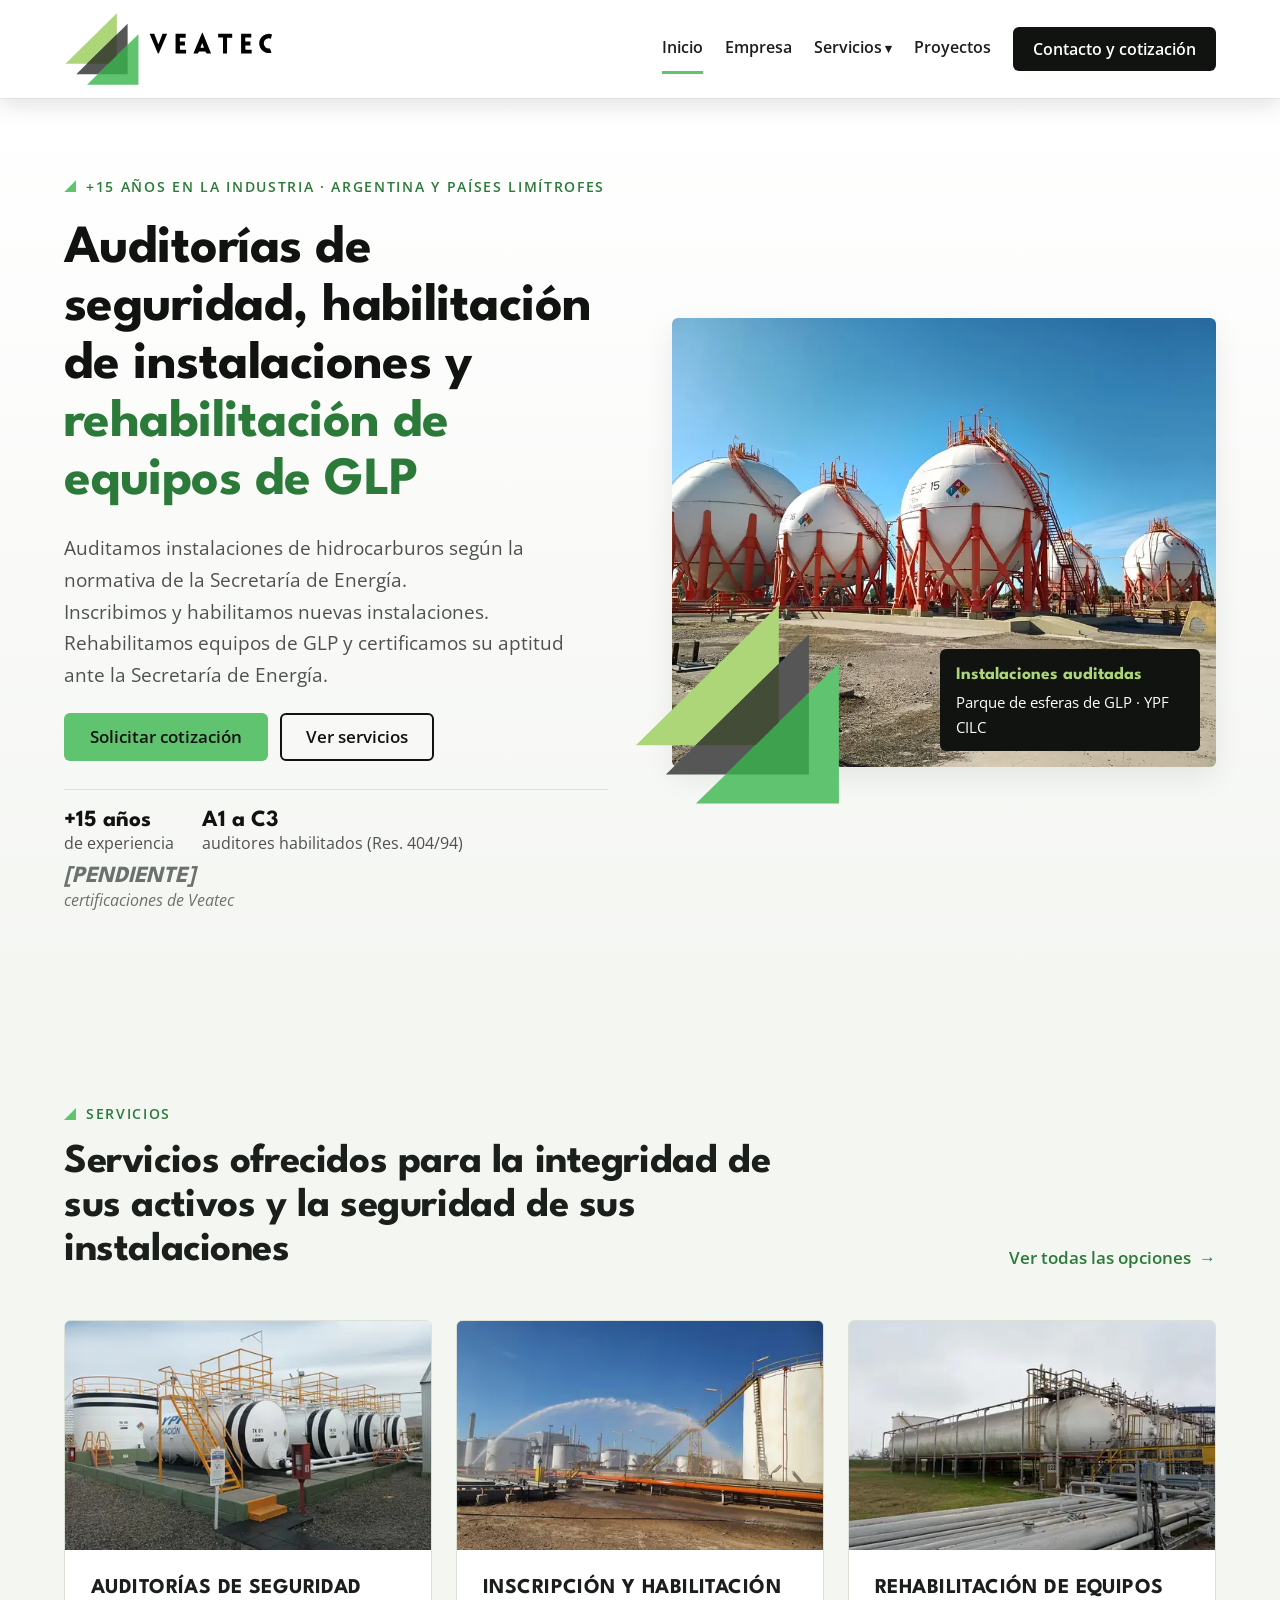
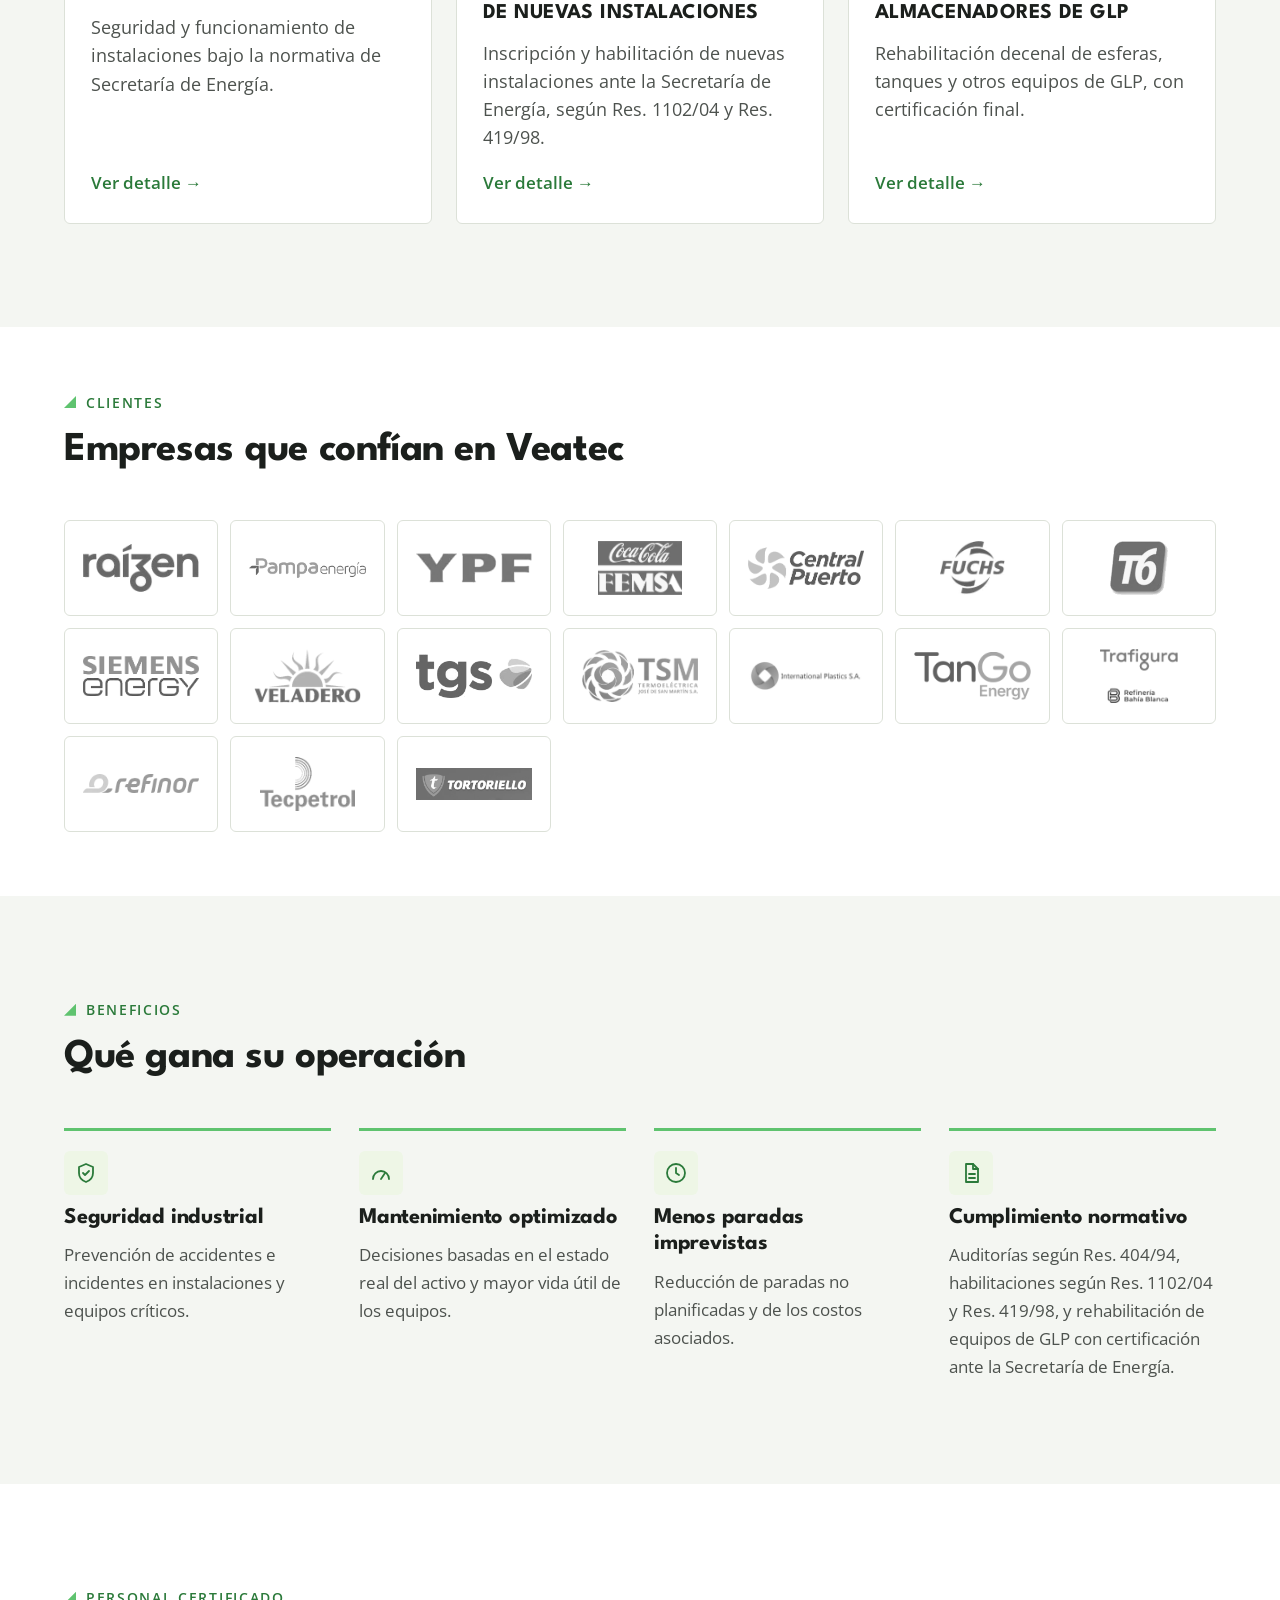
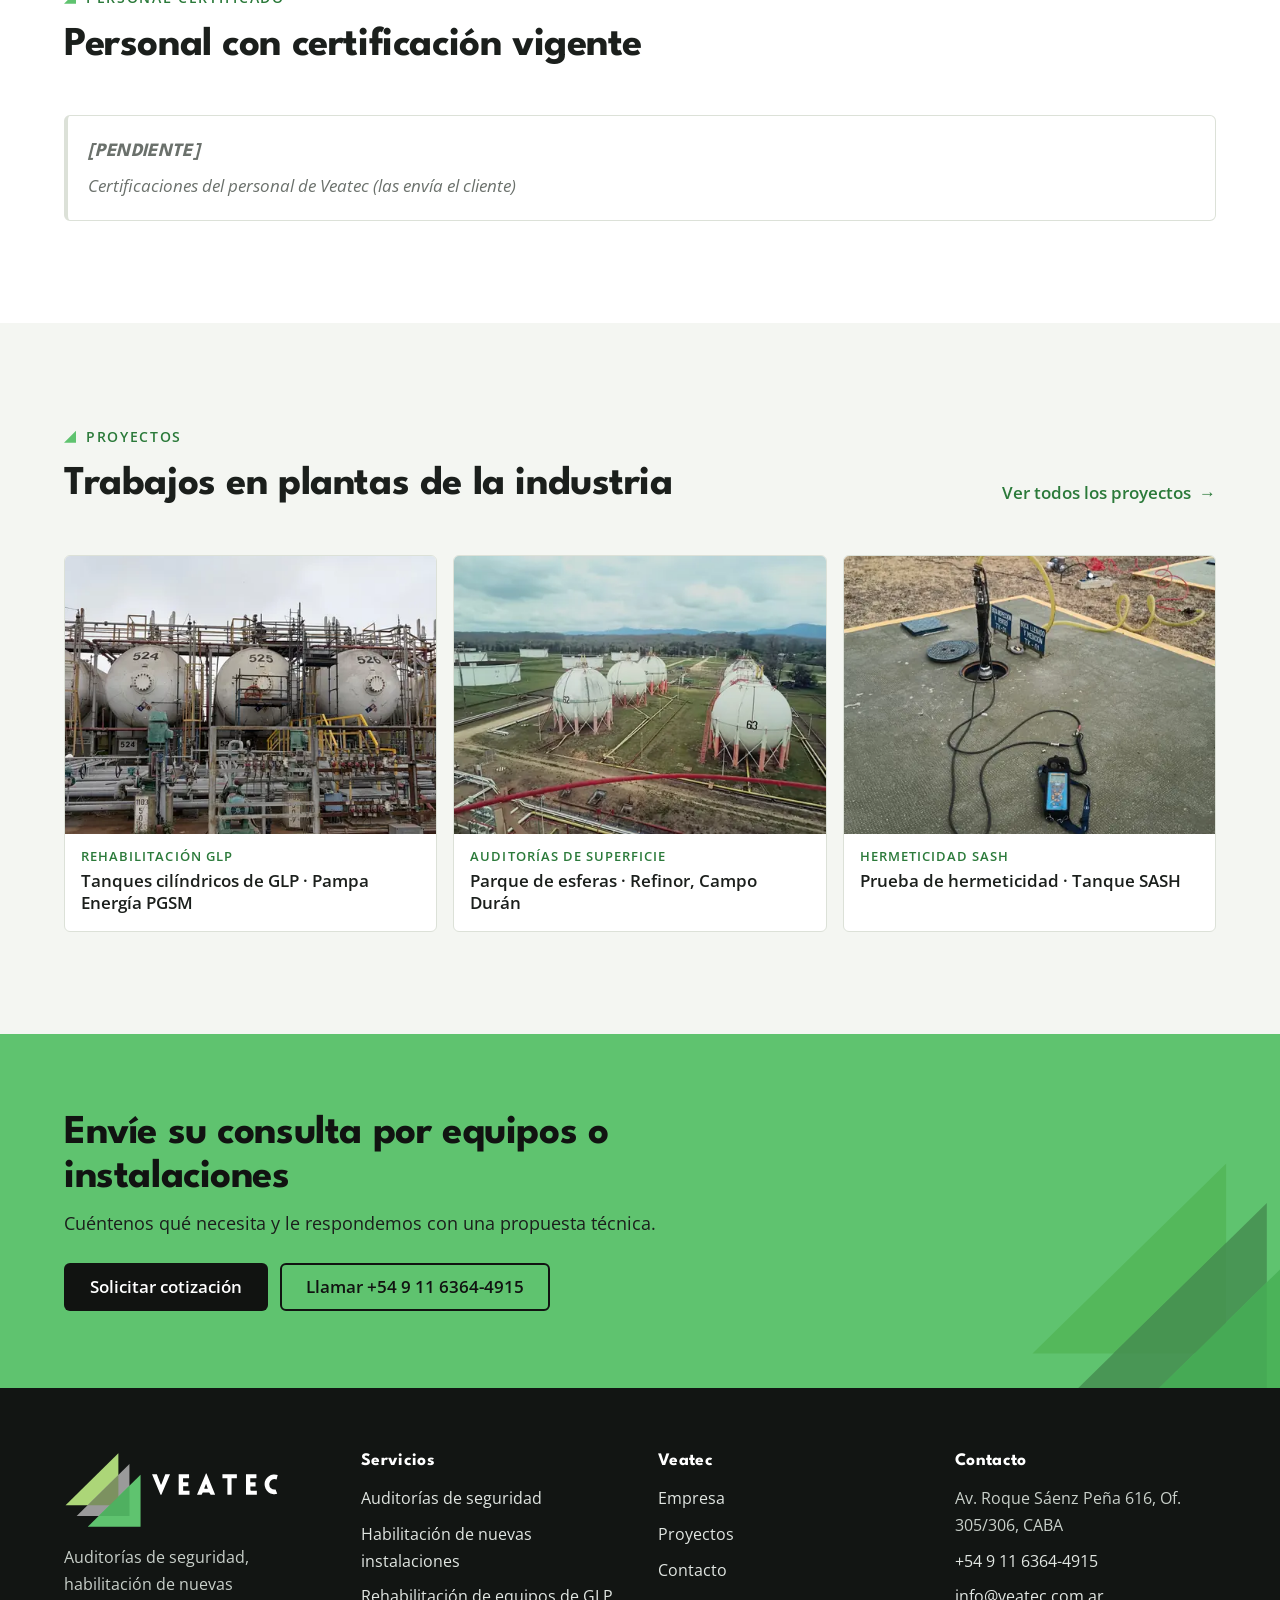
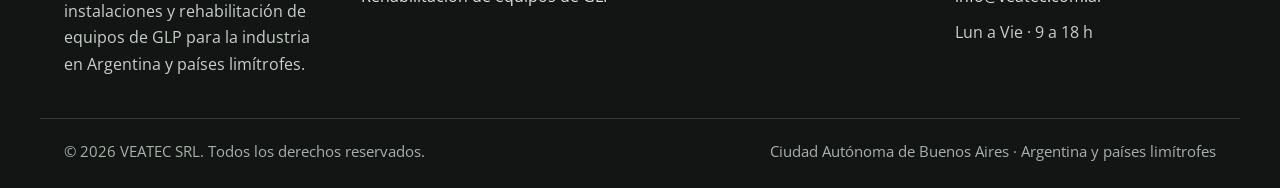
<file: index.html>
<!doctype html>
<html lang="es-AR">
<head>
<meta charset="utf-8">
<meta name="viewport" content="width=device-width, initial-scale=1">
<title>Auditorías de seguridad y rehabilitación de GLP | Veatec</title>
<meta name="description" content="Auditorías de seguridad, inscripción y habilitación de nuevas instalaciones y rehabilitación de equipos de GLP en Argentina y países limítrofes.">
<!-- DEMO: evita que la copia de GitHub Pages se indexe. QUITAR esta línea al publicar en el dominio real. -->
<meta name="robots" content="noindex, nofollow">
<link rel="canonical" href="https://www.veatec.com.ar/">
<meta name="theme-color" content="#121513">
<link rel="icon" href="favicon.svg" type="image/svg+xml">
<link rel="apple-touch-icon" href="img/marca/apple-touch-icon.png">
<meta property="og:type" content="website">
<meta property="og:locale" content="es_AR">
<meta property="og:site_name" content="Veatec">
<meta property="og:title" content="Auditorías de seguridad y rehabilitación de GLP | Veatec">
<meta property="og:description" content="Auditorías de seguridad, inscripción y habilitación de nuevas instalaciones y rehabilitación de equipos de GLP en Argentina y países limítrofes.">
<meta property="og:url" content="https://www.veatec.com.ar/">
<meta property="og:image" content="https://www.veatec.com.ar/img/marca/og-veatec.jpg">
<meta property="og:image:width" content="1200">
<meta property="og:image:height" content="630">
<meta name="twitter:card" content="summary_large_image">
<link rel="preload" as="image" href="img/fotos/parque-esferas-ypf-cilc-960.webp" imagesrcset="img/fotos/parque-esferas-ypf-cilc-480.webp 480w, img/fotos/parque-esferas-ypf-cilc-960.webp 960w, img/fotos/parque-esferas-ypf-cilc-1600.webp 1600w" imagesizes="(max-width: 940px) 100vw, 560px" fetchpriority="high">
<link rel="preconnect" href="https://fonts.googleapis.com">
<link rel="preconnect" href="https://fonts.gstatic.com" crossorigin>
<link rel="stylesheet" href="https://fonts.googleapis.com/css2?family=League+Spartan:wght@600;700&amp;family=Open+Sans:wght@400;600&amp;display=swap">
<link rel="stylesheet" href="css/estilos.css">
<script>document.documentElement.classList.add('js');</script>
<script type="application/ld+json">
{
 "@context": "https://schema.org",
 "@graph": [
  {
   "@type": "ProfessionalService",
   "@id": "https://www.veatec.com.ar/#organizacion",
   "name": "Veatec",
   "legalName": "VEATEC SRL",
   "url": "https://www.veatec.com.ar/",
   "logo": "https://www.veatec.com.ar/img/marca/logo-veatec.png",
   "image": "https://www.veatec.com.ar/img/marca/og-veatec.jpg",
   "email": "info@veatec.com.ar",
   "telephone": "+5491163644915",
   "contactPoint": [
    {
     "@type": "ContactPoint",
     "contactType": "customer service",
     "email": "info@veatec.com.ar",
     "telephone": "+5491163644915",
     "availableLanguage": "es"
    }
   ],
   "address": {
    "@type": "PostalAddress",
    "streetAddress": "Av. Roque Sáenz Peña 616, Of. 305/306",
    "addressLocality": "Ciudad Autónoma de Buenos Aires",
    "addressRegion": "CABA",
    "addressCountry": "AR"
   },
   "openingHoursSpecification": [
    {
     "@type": "OpeningHoursSpecification",
     "dayOfWeek": [
      "Monday",
      "Tuesday",
      "Wednesday",
      "Thursday",
      "Friday"
     ],
     "opens": "09:00",
     "closes": "18:00"
    }
   ],
   "areaServed": [
    {
     "@type": "Country",
     "name": "Argentina"
    },
    {
     "@type": "Country",
     "name": "Uruguay"
    },
    {
     "@type": "Country",
     "name": "Chile"
    },
    {
     "@type": "Country",
     "name": "Bolivia"
    },
    {
     "@type": "Country",
     "name": "Paraguay"
    },
    {
     "@type": "Country",
     "name": "Brasil"
    }
   ],
   "description": "Auditorías de seguridad, inscripción y habilitación de nuevas instalaciones y rehabilitación de equipos de GLP para la industria en Argentina y países limítrofes.",
   "knowsAbout": [
    "Auditorías de seguridad Res. 404/94",
    "Hermeticidad de tanques subterráneos (SASH)",
    "Habilitación de nuevas instalaciones Res. 1102/04",
    "Rehabilitación de equipos de GLP"
   ]
  },
  {
   "@type": "WebSite",
   "@id": "https://www.veatec.com.ar/#sitio",
   "url": "https://www.veatec.com.ar/",
   "name": "Veatec",
   "inLanguage": "es-AR",
   "publisher": {
    "@id": "https://www.veatec.com.ar/#organizacion"
   }
  }
 ]
}
</script>
</head>
<body>
<a class="skip-link" href="#contenido">Saltar al contenido</a>
<!-- ===== HEADER (en PHP: includes/header.php) ===== -->
<header class="site-header">
<div class="container header-main">
<a class="brand" href="index.html"><img src="img/marca/logo-veatec-compacto.svg" width="214" height="74" alt="Veatec, ir al inicio"></a>
<button class="nav-toggle" type="button" aria-expanded="false" aria-controls="menu-principal"><svg width="22" height="22" viewBox="0 0 24 24" fill="none" stroke="currentColor" stroke-width="2" stroke-linecap="round" aria-hidden="true"><path d="M4 7h16M4 12h16M4 17h16"></path></svg><span>Menú</span></button>
<nav id="menu-principal" class="main-nav" aria-label="Principal">
<ul class="nav-list">
<li><a class="nav-link" href="index.html" aria-current="page">Inicio</a></li>
<li><a class="nav-link" href="empresa.html">Empresa</a></li>
<li class="has-sub"><a class="nav-link" href="servicios.html">Servicios</a>
<ul class="sub-menu">
<li><a href="auditorias-de-seguridad.html">Auditorías de seguridad</a></li>
<li><a href="habilitacion-nuevas-instalaciones.html">Habilitación de nuevas instalaciones</a></li>
<li><a href="rehabilitacion-equipos-glp.html">Rehabilitación de equipos de GLP</a></li>
</ul>
</li>
<li><a class="nav-link" href="proyectos.html">Proyectos</a></li>
<li class="nav-cta-item"><a class="btn btn--dark nav-cta" href="contacto.html">Contacto y cotización</a></li>
</ul>
</nav>
</div>
</header>
<!-- ===== /HEADER ===== -->
<main id="contenido">
<section class="hero">
<div class="container hero-grid">
<div class="hero-copy">
<span class="eyebrow">+15 años en la industria · Argentina y países limítrofes</span>
<h1>Auditorías de seguridad, habilitación de instalaciones y <em>rehabilitación de equipos de GLP</em></h1>
<p class="lead">Auditamos instalaciones de hidrocarburos según la normativa de la Secretaría de Energía.<br>
Inscribimos y habilitamos nuevas instalaciones.<br>
Rehabilitamos equipos de GLP y certificamos su aptitud ante la Secretaría de Energía.</p>
<div class="btn-row">
<a class="btn btn--primary" href="contacto.html">Solicitar cotización</a>
<a class="btn btn--outline" href="servicios.html">Ver servicios</a>
</div>
<ul class="trust">
<li><strong>+15 años</strong>de experiencia</li>
<li><strong>A1 a C3</strong>auditores habilitados (Res. 404/94)</li>
<li class="pending"><strong>[PENDIENTE]</strong>certificaciones de Veatec</li>
</ul>
</div>
<div class="hero-media">
<div class="photo"><img src="img/fotos/parque-esferas-ypf-cilc-960.webp" srcset="img/fotos/parque-esferas-ypf-cilc-480.webp 480w, img/fotos/parque-esferas-ypf-cilc-960.webp 960w, img/fotos/parque-esferas-ypf-cilc-1600.webp 1600w" sizes="(max-width: 940px) 100vw, 560px" width="1600" height="1200" alt="Parque de esferas de GLP de YPF" fetchpriority="high"></div>
<svg class="hero-tris" viewBox="5 9.5 227 227" aria-hidden="true" focusable="false"><path fill="#ACD678" d="M7 168 L164 168 L164 14Z"/><path fill="#565656" d="M40 200 L197 200 L197 46Z"/><path fill="#5FC36F" d="M73 232 L230 232 L230 78Z"/><path fill="#434C37" d="M164 78.37 L72.62 168 L164 168Z"/><path fill="#3DA14E" d="M197 110.37 L105.62 200 L197 200Z"/></svg>
<p class="hero-badge"><strong>Instalaciones auditadas</strong>Parque de esferas de GLP · YPF CILC</p>
</div>
</div>
</section>
<section class="section section--alt" aria-labelledby="servicios-titulo">
<div class="container">
<div class="section-head">
<div><span class="eyebrow">Servicios</span><h2 id="servicios-titulo">Servicios ofrecidos para la integridad de sus activos y la seguridad de sus instalaciones</h2></div>
<a class="link-arrow" href="servicios.html">Ver todas las opciones</a>
</div>
<div class="grid grid--3">
<a class="service-card" href="auditorias-de-seguridad.html">
<div class="service-card__img"><img src="img/fotos/ypf-aeroplanta-el-calafate-960.webp" srcset="img/fotos/ypf-aeroplanta-el-calafate-480.webp 480w, img/fotos/ypf-aeroplanta-el-calafate-960.webp 960w, img/fotos/ypf-aeroplanta-el-calafate-1600.webp 1600w" sizes="(max-width: 700px) 100vw, (max-width: 1100px) 50vw, 380px" width="1600" height="1200" alt="" loading="lazy" decoding="async"></div>
<div class="service-card__body">
<h3>Auditorías de seguridad</h3>
<p>Seguridad y funcionamiento de instalaciones bajo la normativa de Secretaría de Energía.</p>
<span class="service-card__more">Ver detalle →</span>
</div>
</a>
<a class="service-card" href="habilitacion-nuevas-instalaciones.html">
<div class="service-card__img"><img src="img/fotos/ypf-refineria-plaza-huincul-960.webp" srcset="img/fotos/ypf-refineria-plaza-huincul-480.webp 480w, img/fotos/ypf-refineria-plaza-huincul-960.webp 960w, img/fotos/ypf-refineria-plaza-huincul-1600.webp 1600w" sizes="(max-width: 700px) 100vw, (max-width: 1100px) 50vw, 380px" width="1600" height="1000" alt="" loading="lazy" decoding="async"></div>
<div class="service-card__body">
<h3>Inscripción y habilitación de nuevas instalaciones</h3>
<p>Inscripción y habilitación de nuevas instalaciones ante la Secretaría de Energía, según Res. 1102/04 y Res. 419/98.</p>
<span class="service-card__more">Ver detalle →</span>
</div>
</a>
<a class="service-card" href="rehabilitacion-equipos-glp.html">
<div class="service-card__img"><img src="img/fotos/rehabilitacion-tk525-pampa-energia-960.webp" srcset="img/fotos/rehabilitacion-tk525-pampa-energia-480.webp 480w, img/fotos/rehabilitacion-tk525-pampa-energia-960.webp 960w, img/fotos/rehabilitacion-tk525-pampa-energia-1600.webp 1600w" sizes="(max-width: 700px) 100vw, (max-width: 1100px) 50vw, 380px" width="1600" height="1200" alt="" loading="lazy" decoding="async"></div>
<div class="service-card__body">
<h3>Rehabilitación de equipos almacenadores de GLP</h3>
<p>Rehabilitación decenal de esferas, tanques y otros equipos de GLP, con certificación final.</p>
<span class="service-card__more">Ver detalle →</span>
</div>
</a>
</div>
</div>
</section>
<section class="section section--tight" aria-labelledby="clientes-titulo">
<div class="container">
<div class="section-head"><div><span class="eyebrow">Clientes</span><h2 id="clientes-titulo">Empresas que confían en Veatec</h2></div></div>
<ul class="logos" aria-label="Clientes de Veatec">
<li><img src="img/clientes/raizen.webp" width="131" height="54" alt="Raízen" loading="lazy" decoding="async"></li>
<li><img src="img/clientes/pampa-energia.webp" width="359" height="64" alt="Pampa Energía" loading="lazy" decoding="async"></li>
<li><img src="img/clientes/ypf.webp" width="175" height="45" alt="YPF" loading="lazy" decoding="async"></li>
<li><img src="img/clientes/coca-cola-femsa.webp" width="187" height="120" alt="Coca-Cola FEMSA" loading="lazy" decoding="async"></li>
<li><img src="img/clientes/central-puerto.webp" width="285" height="104" alt="Central Puerto" loading="lazy" decoding="async"></li>
<li><img src="img/clientes/fuchs.webp" width="146" height="120" alt="Fuchs" loading="lazy" decoding="async"></li>
<li><img src="img/clientes/t6.webp" width="113" height="106" alt="T6" loading="lazy" decoding="async"></li>
<li><img src="img/clientes/siemens-energy.webp" width="295" height="101" alt="Siemens Energy" loading="lazy" decoding="async"></li>
<li><img src="img/clientes/veladero.webp" width="236" height="120" alt="Veladero" loading="lazy" decoding="async"></li>
<li><img src="img/clientes/tgs.webp" width="200" height="75" alt="TGS" loading="lazy" decoding="async"></li>
<li><img src="img/clientes/tsm-termoelectrica-jose-de-san-martin.webp" width="267" height="120" alt="TSM · Termoeléctrica José de San Martín" loading="lazy" decoding="async"></li>
<li><img src="img/clientes/international-plastics.webp" width="480" height="120" alt="International Plastics" loading="lazy" decoding="async"></li>
<li><img src="img/clientes/tango-energy.webp" width="288" height="120" alt="TanGo Energy" loading="lazy" decoding="async"></li>
<li><img src="img/clientes/trafigura-refineria-bahia-blanca.webp" width="172" height="120" alt="Trafigura · Refinería Bahía Blanca" loading="lazy" decoding="async"></li>
<li><img src="img/clientes/refinor.webp" width="300" height="49" alt="Refinor" loading="lazy" decoding="async"></li>
<li><img src="img/clientes/tecpetrol.webp" width="212" height="120" alt="Tecpetrol" loading="lazy" decoding="async"></li>
<li><img src="img/clientes/tortoriello.webp" width="395" height="107" alt="Tortoriello" loading="lazy" decoding="async"></li>
</ul>
</div>
</section>
<section class="section section--alt" aria-labelledby="beneficios-titulo">
<div class="container">
<div class="section-head"><div><span class="eyebrow">Beneficios</span><h2 id="beneficios-titulo">Qué gana su operación</h2></div></div>
<ul class="features">
<li><span class="icon" aria-hidden="true"><svg viewBox="0 0 24 24" fill="none" stroke="currentColor" stroke-width="1.8" stroke-linecap="round" stroke-linejoin="round"><path d="M12 3l7 3v6c0 4.5-3 7.5-7 9-4-1.5-7-4.5-7-9V6z"/><path d="M9 12l2 2 4-4"/></svg></span><h3>Seguridad industrial</h3><p>Prevención de accidentes e incidentes en instalaciones y equipos críticos.</p></li>
<li><span class="icon" aria-hidden="true"><svg viewBox="0 0 24 24" fill="none" stroke="currentColor" stroke-width="1.8" stroke-linecap="round" stroke-linejoin="round"><path d="M4 18a8 8 0 1 1 16 0"/><path d="M12 18l4-6"/></svg></span><h3>Mantenimiento optimizado</h3><p>Decisiones basadas en el estado real del activo y mayor vida útil de los equipos.</p></li>
<li><span class="icon" aria-hidden="true"><svg viewBox="0 0 24 24" fill="none" stroke="currentColor" stroke-width="1.8" stroke-linecap="round" stroke-linejoin="round"><circle cx="12" cy="12" r="9"/><path d="M12 7v5l3 2"/></svg></span><h3>Menos paradas imprevistas</h3><p>Reducción de paradas no planificadas y de los costos asociados.</p></li>
<li><span class="icon" aria-hidden="true"><svg viewBox="0 0 24 24" fill="none" stroke="currentColor" stroke-width="1.8" stroke-linecap="round" stroke-linejoin="round"><path d="M7 3h7l5 5v13H7z"/><path d="M14 3v5h5M10 13h6M10 17h6"/></svg></span><h3>Cumplimiento normativo</h3><p>Auditorías según Res. 404/94, habilitaciones según Res. 1102/04 y Res. 419/98, y rehabilitación de equipos de GLP con certificación ante la Secretaría de Energía.</p></li>
</ul>
</div>
</section>
<section class="section" aria-labelledby="personal-titulo">
<div class="container">
<div class="section-head"><div><span class="eyebrow">Personal certificado</span><h2 id="personal-titulo">Personal con certificación vigente</h2></div></div>
<ul class="cert-list">
<li class="cert--pend"><strong>[PENDIENTE]</strong><span>Certificaciones del personal de Veatec (las envía el cliente)</span></li>
</ul>
</div>
</section>
<section class="section section--alt" aria-labelledby="trabajos-titulo">
<div class="container">
<div class="section-head">
<div><span class="eyebrow">Proyectos</span><h2 id="trabajos-titulo">Trabajos en plantas de la industria</h2></div>
<a class="link-arrow" href="proyectos.html">Ver todos los proyectos</a>
</div>
<div class="gallery" data-proyectos="destacados">
<figure data-cat="glp">
<a class="g-link" href="caso-estudio.html"><div class="g-img"><img src="img/fotos/rehabilitacion-tk525-pampa-energia-2-960.webp" srcset="img/fotos/rehabilitacion-tk525-pampa-energia-2-480.webp 480w, img/fotos/rehabilitacion-tk525-pampa-energia-2-960.webp 960w, img/fotos/rehabilitacion-tk525-pampa-energia-2-1600.webp 1600w" sizes="(max-width: 700px) 100vw, (max-width: 1100px) 50vw, 380px" width="1600" height="2133" alt="Batería de cilindros de GLP en Pampa Energía, Puerto General San Martín" loading="lazy" decoding="async"></div></a>
<figcaption><span>Rehabilitación GLP</span>Tanques cilíndricos de GLP · Pampa Energía PGSM</figcaption>
</figure>
<figure data-cat="auditorias">
<div class="g-img"><img src="img/fotos/parque-esferas-refinor-campo-duran-960.webp" srcset="img/fotos/parque-esferas-refinor-campo-duran-480.webp 480w, img/fotos/parque-esferas-refinor-campo-duran-960.webp 960w, img/fotos/parque-esferas-refinor-campo-duran-1600.webp 1600w" sizes="(max-width: 700px) 100vw, (max-width: 1100px) 50vw, 380px" width="1600" height="1200" alt="Parque de esferas de GLP de Refinor en Campo Durán" loading="lazy" decoding="async"></div>
<figcaption><span>Auditorías de superficie</span>Parque de esferas · Refinor, Campo Durán</figcaption>
</figure>
<figure data-cat="sash">
<div class="g-img"><img src="img/fotos/prueba-hermeticidad-sash-2-960.webp" srcset="img/fotos/prueba-hermeticidad-sash-2-480.webp 480w, img/fotos/prueba-hermeticidad-sash-2-960.webp 960w, img/fotos/prueba-hermeticidad-sash-2-1600.webp 1600w" sizes="(max-width: 700px) 100vw, (max-width: 1100px) 50vw, 380px" width="1600" height="2133" alt="Sensores de prueba de hermeticidad en bocas de un tanque subterráneo" loading="lazy" decoding="async"></div>
<figcaption><span>Hermeticidad SASH</span>Prueba de hermeticidad · Tanque SASH</figcaption>
</figure>
</div>
</div>
</section>
<section class="cta-band">
<svg class="cta-band__tris" viewBox="5 9.5 227 227" aria-hidden="true" focusable="false"><path fill="#ACD678" d="M7 168 L164 168 L164 14Z"/><path fill="#565656" d="M40 200 L197 200 L197 46Z"/><path fill="#5FC36F" d="M73 232 L230 232 L230 78Z"/><path fill="#434C37" d="M164 78.37 L72.62 168 L164 168Z"/><path fill="#3DA14E" d="M197 110.37 L105.62 200 L197 200Z"/></svg>
<div class="container">
<div>
<h2>Envíe su consulta por equipos o instalaciones</h2>
<p>Cuéntenos qué necesita y le respondemos con una propuesta técnica.</p>
</div>
<div class="btn-row">
<a class="btn btn--dark" href="contacto.html">Solicitar cotización</a>
<a class="btn btn--outline" href="tel:+5491163644915">Llamar +54 9 11 6364-4915</a>
</div>
</div>
</section>
</main>
<!-- ===== FOOTER (en PHP: includes/footer.php) ===== -->
<footer class="site-footer">
<div class="container footer-grid">
<div class="footer-brand">
<img src="img/marca/logo-veatec-negativo-compacto.svg" width="220" height="76" alt="Veatec" loading="lazy">
<p>Auditorías de seguridad, habilitación de nuevas instalaciones y rehabilitación de equipos de GLP para la industria en Argentina y países limítrofes.</p>
</div>
<div class="footer-col">
<h2>Servicios</h2>
<ul>
<li><a href="auditorias-de-seguridad.html">Auditorías de seguridad</a></li>
<li><a href="habilitacion-nuevas-instalaciones.html">Habilitación de nuevas instalaciones</a></li>
<li><a href="rehabilitacion-equipos-glp.html">Rehabilitación de equipos de GLP</a></li>
</ul>
</div>
<div class="footer-col">
<h2>Veatec</h2>
<ul>
<li><a href="empresa.html">Empresa</a></li>
<li><a href="proyectos.html">Proyectos</a></li>
<li><a href="contacto.html">Contacto</a></li>
</ul>
</div>
<div class="footer-col">
<h2>Contacto</h2>
<ul>
<li>Av. Roque Sáenz Peña 616, Of. 305/306, CABA</li>
<li><a href="tel:+5491163644915">+54 9 11 6364-4915</a></li>
<li><a href="mailto:info@veatec.com.ar">info@veatec.com.ar</a></li>
<li>Lun a Vie · 9 a 18 h</li>
</ul>
</div>
</div>
<div class="container footer-bottom">
<span>© 2026 VEATEC SRL. Todos los derechos reservados.</span>
<span>Ciudad Autónoma de Buenos Aires · Argentina y países limítrofes</span>
</div>
</footer>
<!-- ===== /FOOTER ===== -->
<script src="js/main.js" defer></script>
<script src="js/proyectos.js" defer></script>
</body>
</html>
</file>
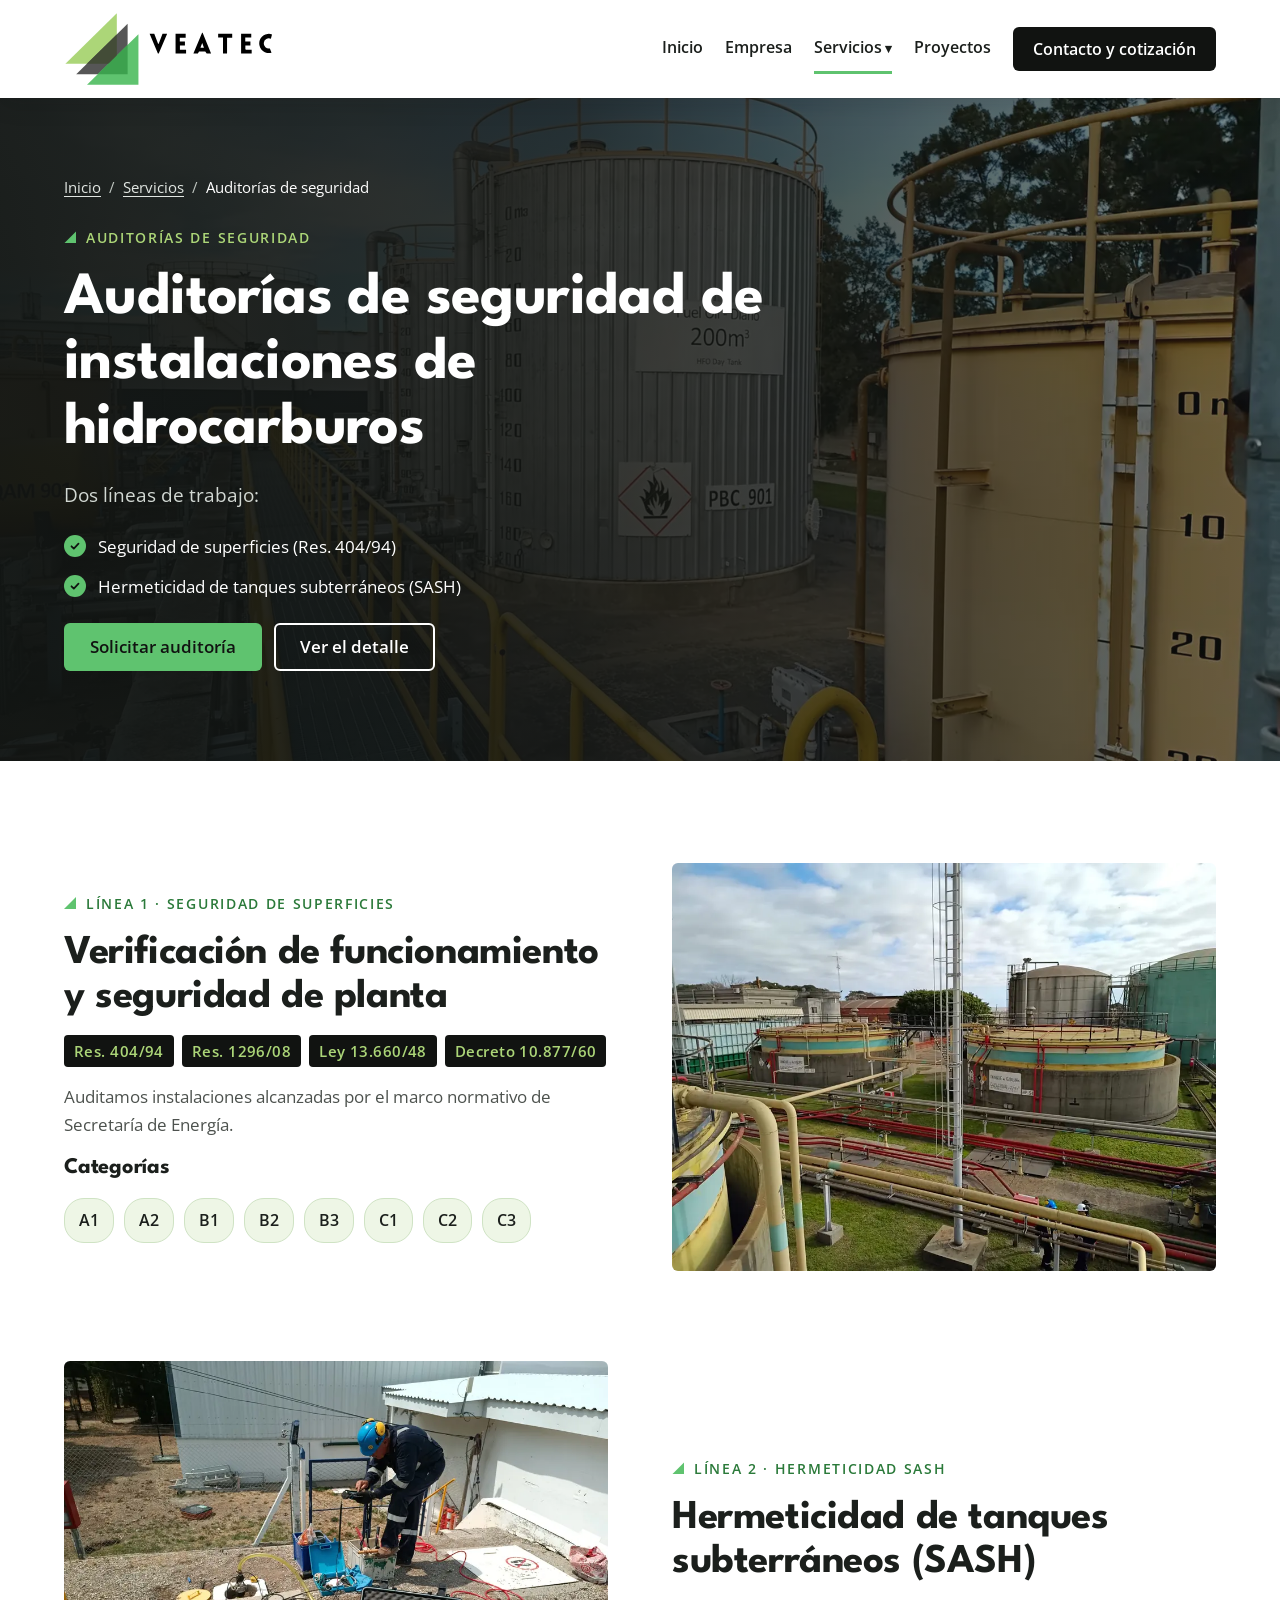
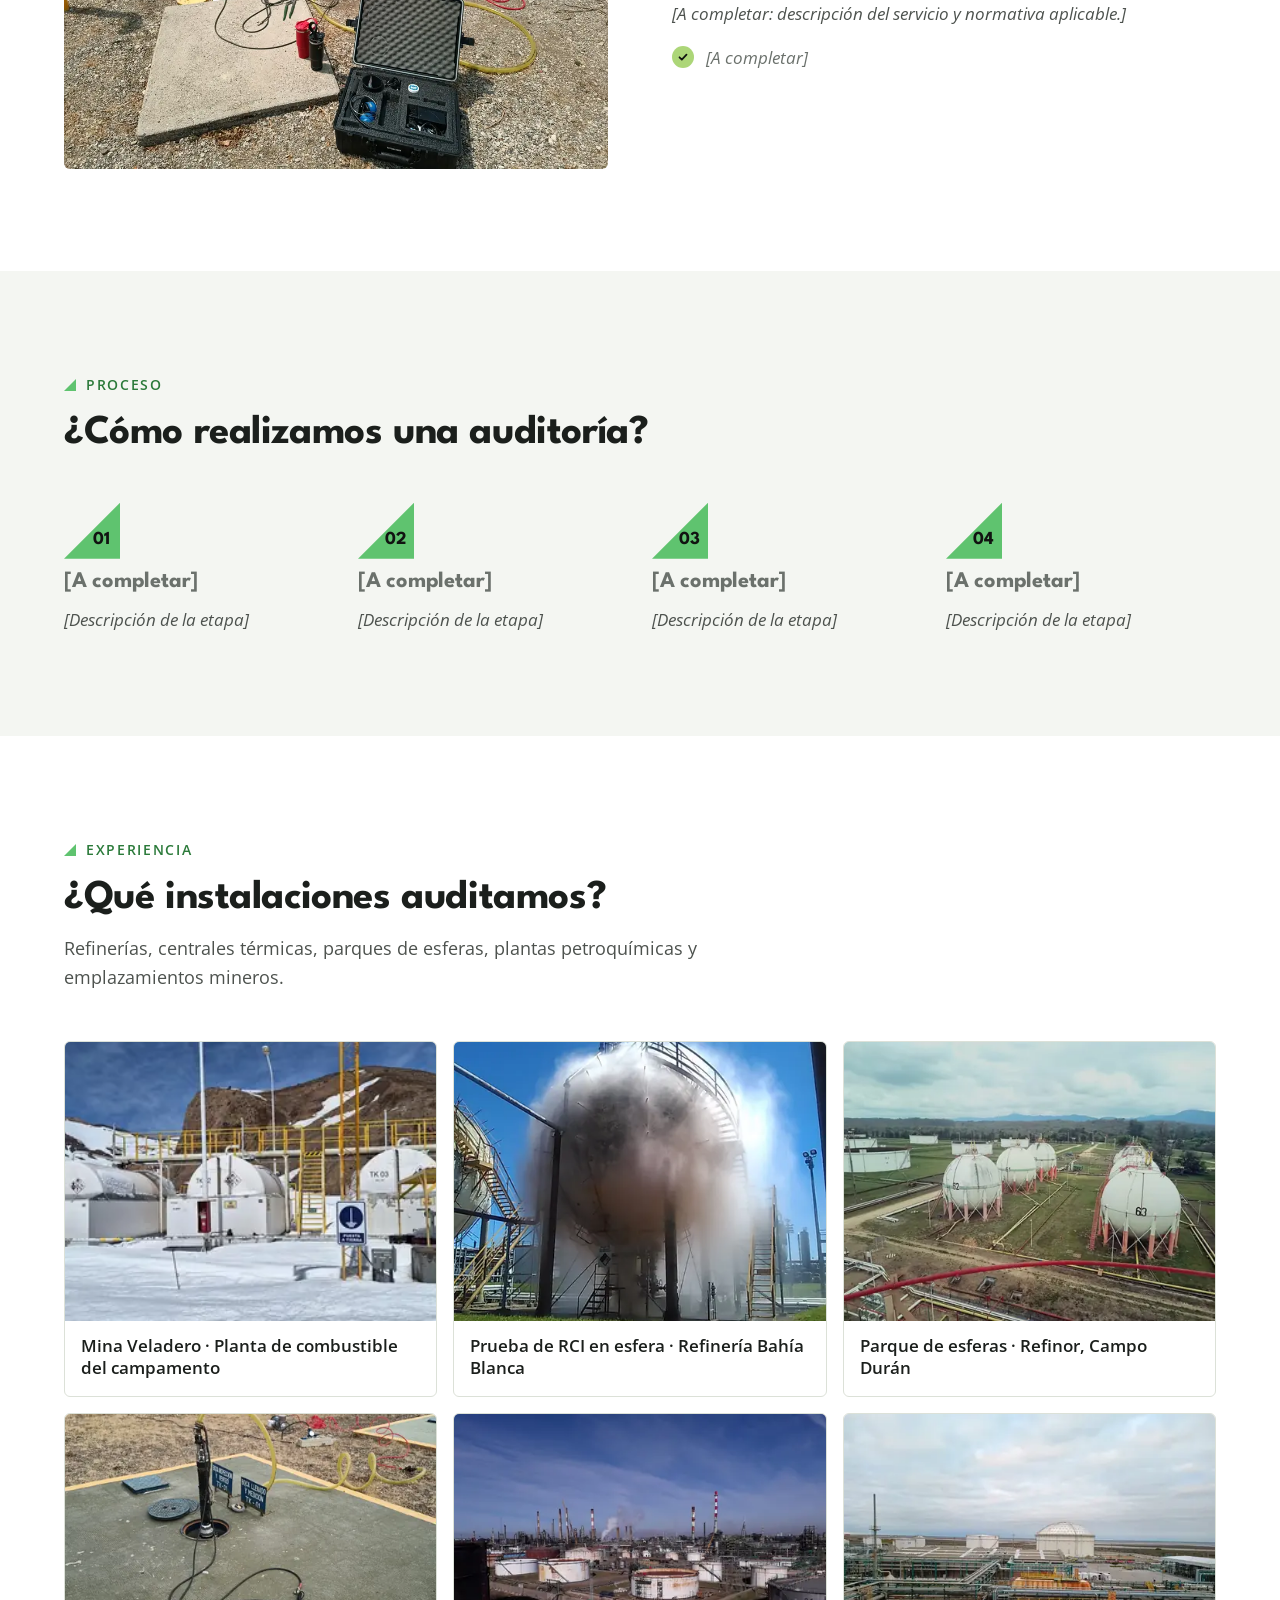
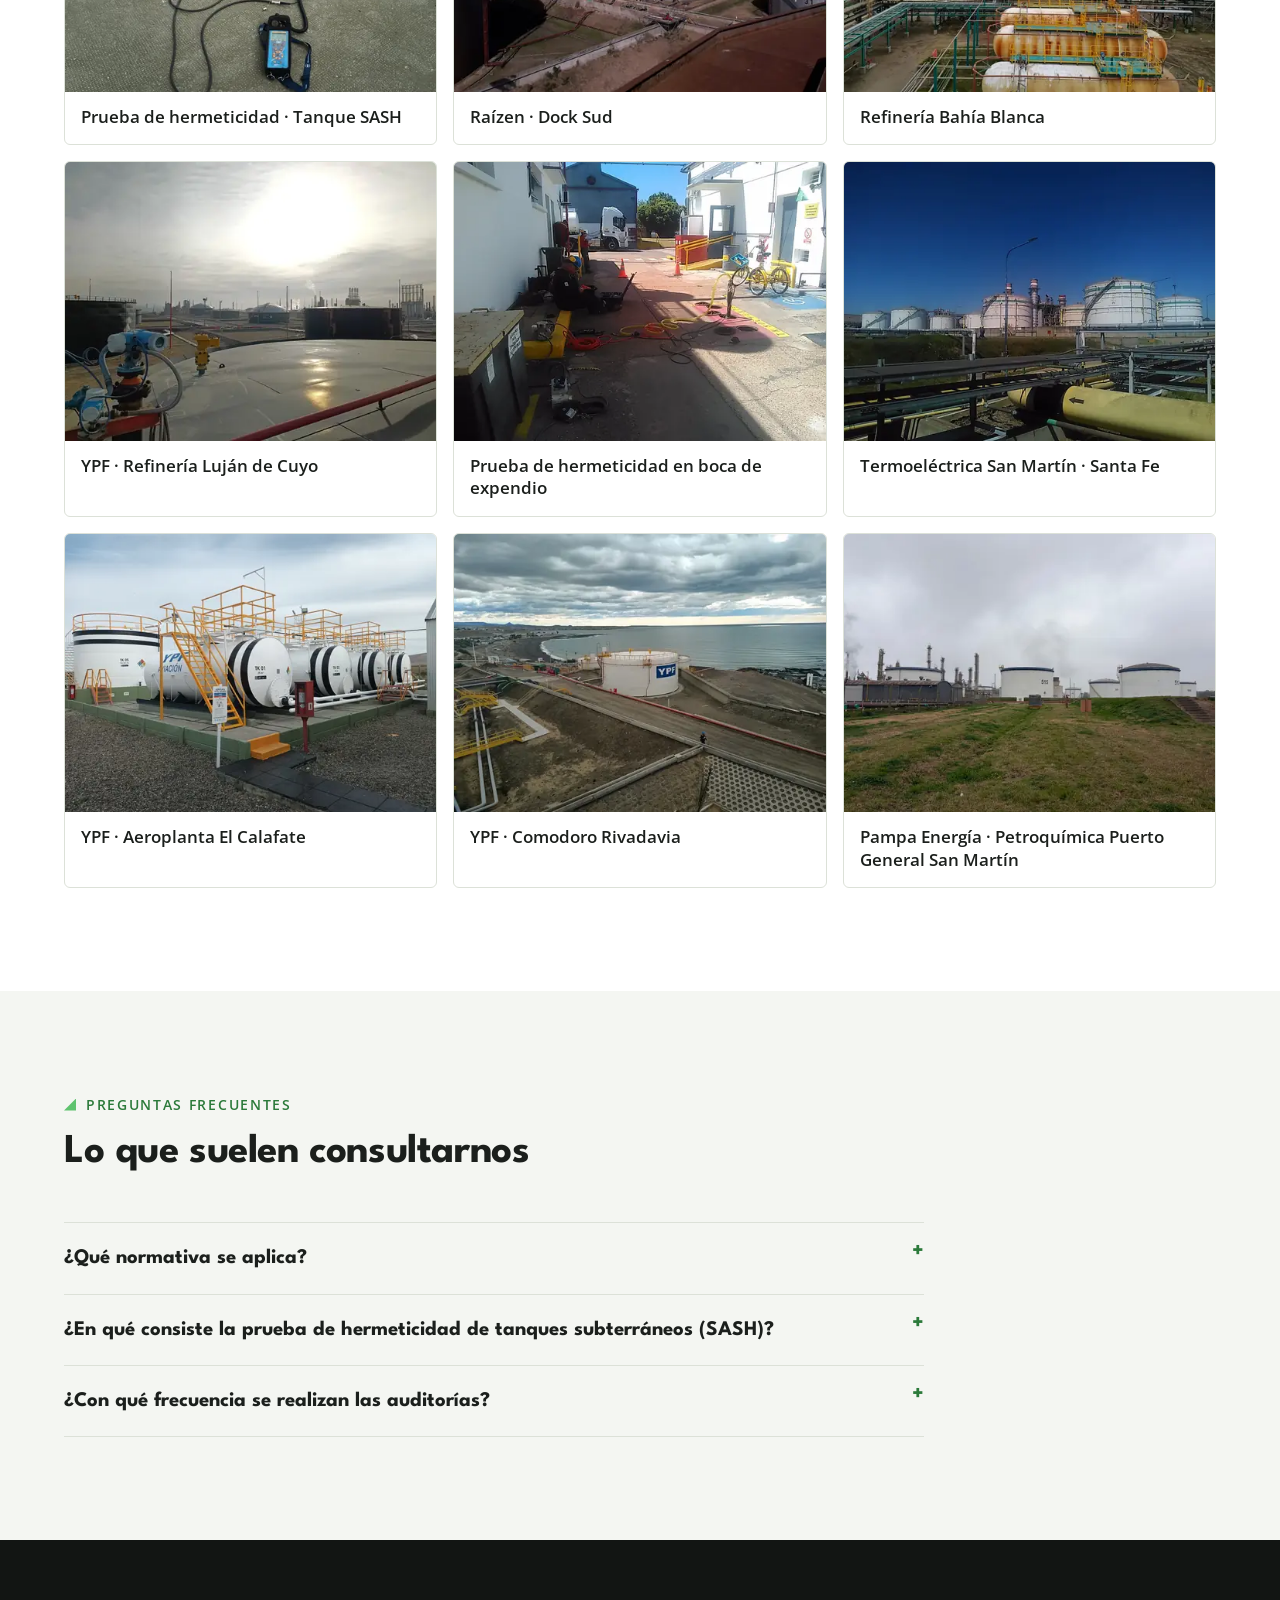
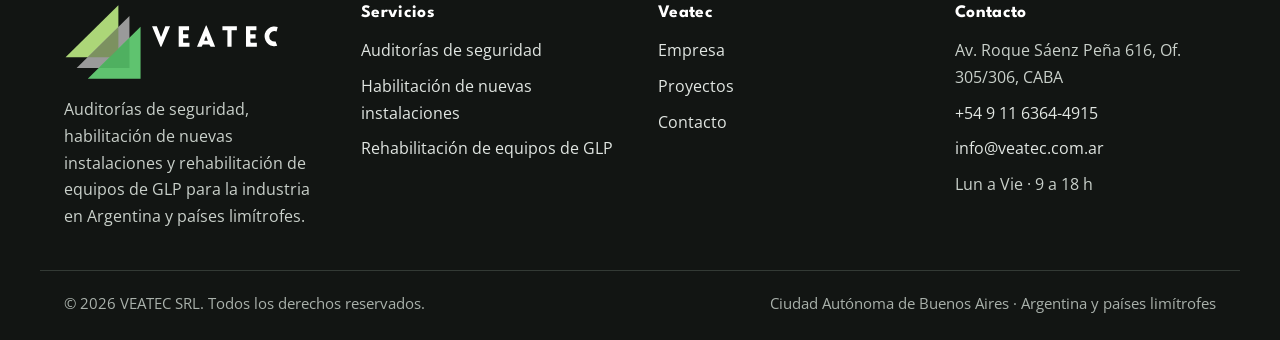
<file: auditorias-de-seguridad.html>
<!doctype html>
<html lang="es-AR">
<head>
<meta charset="utf-8">
<meta name="viewport" content="width=device-width, initial-scale=1">
<title>Auditorías de seguridad Res. 404/94 y SASH | Veatec</title>
<meta name="description" content="Auditorías de seguridad de superficies según Res. 404/94 y pruebas de hermeticidad de tanques subterráneos (SASH) en instalaciones de hidrocarburos.">
<!-- DEMO: evita que la copia de GitHub Pages se indexe. QUITAR esta línea al publicar en el dominio real. -->
<meta name="robots" content="noindex, nofollow">
<link rel="canonical" href="https://www.veatec.com.ar/auditorias-de-seguridad.html">
<meta name="theme-color" content="#121513">
<link rel="icon" href="favicon.svg" type="image/svg+xml">
<link rel="apple-touch-icon" href="img/marca/apple-touch-icon.png">
<meta property="og:type" content="website">
<meta property="og:locale" content="es_AR">
<meta property="og:site_name" content="Veatec">
<meta property="og:title" content="Auditorías de seguridad Res. 404/94 y SASH | Veatec">
<meta property="og:description" content="Auditorías de seguridad de superficies según Res. 404/94 y pruebas de hermeticidad de tanques subterráneos (SASH) en instalaciones de hidrocarburos.">
<meta property="og:url" content="https://www.veatec.com.ar/auditorias-de-seguridad.html">
<meta property="og:image" content="https://www.veatec.com.ar/img/marca/og-veatec.jpg">
<meta property="og:image:width" content="1200">
<meta property="og:image:height" content="630">
<meta name="twitter:card" content="summary_large_image">
<link rel="preload" as="image" href="img/fotos/pampa-energia-ct-pilar-960.webp" imagesrcset="img/fotos/pampa-energia-ct-pilar-480.webp 480w, img/fotos/pampa-energia-ct-pilar-960.webp 960w, img/fotos/pampa-energia-ct-pilar-1600.webp 1600w" imagesizes="100vw" fetchpriority="high">
<link rel="preconnect" href="https://fonts.googleapis.com">
<link rel="preconnect" href="https://fonts.gstatic.com" crossorigin>
<link rel="stylesheet" href="https://fonts.googleapis.com/css2?family=League+Spartan:wght@600;700&amp;family=Open+Sans:wght@400;600&amp;display=swap">
<link rel="stylesheet" href="css/estilos.css">
<script>document.documentElement.classList.add('js');</script>
<script type="application/ld+json">
{
 "@context": "https://schema.org",
 "@graph": [
  {
   "@type": "BreadcrumbList",
   "itemListElement": [
    {
     "@type": "ListItem",
     "position": 1,
     "name": "Inicio",
     "item": "https://www.veatec.com.ar/"
    },
    {
     "@type": "ListItem",
     "position": 2,
     "name": "Servicios",
     "item": "https://www.veatec.com.ar/servicios.html"
    },
    {
     "@type": "ListItem",
     "position": 3,
     "name": "Auditorías de seguridad",
     "item": "https://www.veatec.com.ar/auditorias-de-seguridad.html"
    }
   ]
  },
  {
   "@type": "Service",
   "@id": "https://www.veatec.com.ar/auditorias-de-seguridad.html#servicio",
   "name": "Auditorías de seguridad",
   "serviceType": "Auditorías de seguridad",
   "description": "Auditorías de seguridad de superficies según Res. 404/94 y pruebas de hermeticidad de tanques subterráneos (SASH) en instalaciones de hidrocarburos.",
   "url": "https://www.veatec.com.ar/auditorias-de-seguridad.html",
   "provider": {
    "@id": "https://www.veatec.com.ar/#organizacion"
   },
   "areaServed": [
    {
     "@type": "Country",
     "name": "Argentina"
    },
    {
     "@type": "Country",
     "name": "Uruguay"
    },
    {
     "@type": "Country",
     "name": "Chile"
    },
    {
     "@type": "Country",
     "name": "Bolivia"
    },
    {
     "@type": "Country",
     "name": "Paraguay"
    },
    {
     "@type": "Country",
     "name": "Brasil"
    }
   ]
  },
  {
   "@type": "FAQPage",
   "mainEntity": [
    {
     "@type": "Question",
     "name": "¿Qué normativa se aplica?",
     "acceptedAnswer": {
      "@type": "Answer",
      "text": "Para la seguridad de superficies, la Res. 404/94, la Res. 1296/08, la Ley 13.660/48 y el Decreto 10.877/60."
     }
    }
   ]
  }
 ]
}
</script>
</head>
<body>
<a class="skip-link" href="#contenido">Saltar al contenido</a>
<!-- ===== HEADER (en PHP: includes/header.php) ===== -->
<header class="site-header">
<div class="container header-main">
<a class="brand" href="index.html"><img src="img/marca/logo-veatec-compacto.svg" width="214" height="74" alt="Veatec, ir al inicio"></a>
<button class="nav-toggle" type="button" aria-expanded="false" aria-controls="menu-principal"><svg width="22" height="22" viewBox="0 0 24 24" fill="none" stroke="currentColor" stroke-width="2" stroke-linecap="round" aria-hidden="true"><path d="M4 7h16M4 12h16M4 17h16"></path></svg><span>Menú</span></button>
<nav id="menu-principal" class="main-nav" aria-label="Principal">
<ul class="nav-list">
<li><a class="nav-link" href="index.html">Inicio</a></li>
<li><a class="nav-link" href="empresa.html">Empresa</a></li>
<li class="has-sub"><a class="nav-link" href="servicios.html" aria-current="page">Servicios</a>
<ul class="sub-menu">
<li><a href="auditorias-de-seguridad.html">Auditorías de seguridad</a></li>
<li><a href="habilitacion-nuevas-instalaciones.html">Habilitación de nuevas instalaciones</a></li>
<li><a href="rehabilitacion-equipos-glp.html">Rehabilitación de equipos de GLP</a></li>
</ul>
</li>
<li><a class="nav-link" href="proyectos.html">Proyectos</a></li>
<li class="nav-cta-item"><a class="btn btn--dark nav-cta" href="contacto.html">Contacto y cotización</a></li>
</ul>
</nav>
</div>
</header>
<!-- ===== /HEADER ===== -->
<main id="contenido">
<section class="page-hero ">
<div class="page-hero__bg"><img src="img/fotos/pampa-energia-ct-pilar-960.webp" srcset="img/fotos/pampa-energia-ct-pilar-480.webp 480w, img/fotos/pampa-energia-ct-pilar-960.webp 960w, img/fotos/pampa-energia-ct-pilar-1600.webp 1600w" sizes="100vw" width="1600" height="1200" alt="" fetchpriority="high"></div>
<div class="container">
<div class="page-hero__copy">
<nav class="breadcrumbs" aria-label="Ruta de navegación"><ol>
<li><a href="index.html">Inicio</a></li><li aria-hidden="true">/</li>
<li><a href="servicios.html">Servicios</a></li><li aria-hidden="true">/</li>
<li><span aria-current="page">Auditorías de seguridad</span></li>
</ol></nav>
<span class="eyebrow">Auditorías de seguridad</span>
<h1>Auditorías de seguridad de instalaciones de hidrocarburos</h1>
<p class="lead">Dos líneas de trabajo:</p>
<ul class="checklist">
<li>Seguridad de superficies (Res. 404/94)</li>
<li>Hermeticidad de tanques subterráneos (SASH)</li>
</ul>
<div class="btn-row">
<a class="btn btn--primary" href="contacto.html?servicio=auditorias">Solicitar auditoría</a>
<a class="btn btn--outline" href="#superficies">Ver el detalle</a>
</div>
</div>
</div>
</section>
<section class="section" aria-labelledby="superficies-titulo">
<div class="container">
<div class="split" id="superficies">
<div class="split__copy">
<span class="eyebrow">Línea 1 · Seguridad de superficies</span>
<h2 id="superficies-titulo">Verificación de funcionamiento y seguridad de planta</h2>
<ul class="norma-row" aria-label="Normativa de referencia"><li class="norma">Res. 404/94</li><li class="norma">Res. 1296/08</li><li class="norma">Ley 13.660/48</li><li class="norma">Decreto 10.877/60</li></ul>
<p>Auditamos instalaciones alcanzadas por el marco normativo de Secretaría de Energía.</p>
<h3>Categorías</h3>
<ul class="chips" aria-label="Categorías de instalaciones"><li>A1</li><li>A2</li><li>B1</li><li>B2</li><li>B3</li><li>C1</li><li>C2</li><li>C3</li></ul>
</div>
<div class="split__media"><img src="img/fotos/central-puerto-buenos-aires-2-960.webp" srcset="img/fotos/central-puerto-buenos-aires-2-480.webp 480w, img/fotos/central-puerto-buenos-aires-2-960.webp 960w, img/fotos/central-puerto-buenos-aires-2-1600.webp 1600w" sizes="(max-width: 940px) 100vw, 560px" width="1600" height="1200" alt="Instalaciones de Central Puerto en Buenos Aires" loading="lazy" decoding="async"></div>
</div>
<div class="split split--reverse" id="sash">
<div class="split__copy">
<span class="eyebrow">Línea 2 · Hermeticidad SASH</span>
<h2>Hermeticidad de tanques subterráneos (SASH)</h2>
<p class="pending">[A completar: descripción del servicio y normativa aplicable.]</p>
<ul class="checklist">
<li class="pending">[A completar]</li>
</ul>
</div>
<div class="split__media"><img src="img/fotos/prueba-hermeticidad-sash-960.webp" srcset="img/fotos/prueba-hermeticidad-sash-480.webp 480w, img/fotos/prueba-hermeticidad-sash-960.webp 960w, img/fotos/prueba-hermeticidad-sash-1600.webp 1600w" sizes="(max-width: 940px) 100vw, 560px" width="1600" height="1200" alt="Equipo de prueba de hermeticidad sobre un tanque subterráneo (SASH)" loading="lazy" decoding="async"></div>
</div>
</div>
</section>
<section class="section section--alt" id="proceso" aria-labelledby="proceso-titulo">
<div class="container">
<div class="section-head"><div><span class="eyebrow">Proceso</span><h2 id="proceso-titulo">¿Cómo realizamos una auditoría?</h2></div></div>
<ol class="steps">
<li><h3 class="pending">[A completar]</h3><p class="pending">[Descripción de la etapa]</p></li>
<li><h3 class="pending">[A completar]</h3><p class="pending">[Descripción de la etapa]</p></li>
<li><h3 class="pending">[A completar]</h3><p class="pending">[Descripción de la etapa]</p></li>
<li><h3 class="pending">[A completar]</h3><p class="pending">[Descripción de la etapa]</p></li>
</ol>
</div>
</section>
<section class="section" aria-labelledby="instalaciones-titulo">
<div class="container">
<div class="section-head"><div><span class="eyebrow">Experiencia</span><h2 id="instalaciones-titulo">¿Qué instalaciones auditamos?</h2><p>Refinerías, centrales térmicas, parques de esferas, plantas petroquímicas y emplazamientos mineros.</p></div></div>
<div class="gallery">
<figure>
<div class="g-img"><img src="img/fotos/mina-veladero-planta-combustible-960.webp" srcset="img/fotos/mina-veladero-planta-combustible-480.webp 480w, img/fotos/mina-veladero-planta-combustible-960.webp 960w, img/fotos/mina-veladero-planta-combustible-1600.webp 1600w" sizes="(max-width: 700px) 100vw, (max-width: 1100px) 50vw, 380px" width="1600" height="739" alt="Planta de combustible del campamento de la mina Veladero, en la cordillera" loading="lazy" decoding="async"></div>
<figcaption>Mina Veladero · Planta de combustible del campamento</figcaption>
</figure>
<figure>
<div class="g-img"><img src="img/fotos/prueba-rci-esfera-refineria-bahia-blanca-960.webp" srcset="img/fotos/prueba-rci-esfera-refineria-bahia-blanca-480.webp 480w, img/fotos/prueba-rci-esfera-refineria-bahia-blanca-960.webp 960w" sizes="(max-width: 700px) 100vw, (max-width: 1100px) 50vw, 380px" width="960" height="1280" alt="Prueba de la red contra incendios sobre una esfera en la Refinería Bahía Blanca" loading="lazy" decoding="async"></div>
<figcaption>Prueba de RCI en esfera · Refinería Bahía Blanca</figcaption>
</figure>
<figure>
<div class="g-img"><img src="img/fotos/parque-esferas-refinor-campo-duran-960.webp" srcset="img/fotos/parque-esferas-refinor-campo-duran-480.webp 480w, img/fotos/parque-esferas-refinor-campo-duran-960.webp 960w, img/fotos/parque-esferas-refinor-campo-duran-1600.webp 1600w" sizes="(max-width: 700px) 100vw, (max-width: 1100px) 50vw, 380px" width="1600" height="1200" alt="Parque de esferas de GLP de Refinor en Campo Durán" loading="lazy" decoding="async"></div>
<figcaption>Parque de esferas · Refinor, Campo Durán</figcaption>
</figure>
<figure>
<div class="g-img"><img src="img/fotos/prueba-hermeticidad-sash-2-960.webp" srcset="img/fotos/prueba-hermeticidad-sash-2-480.webp 480w, img/fotos/prueba-hermeticidad-sash-2-960.webp 960w, img/fotos/prueba-hermeticidad-sash-2-1600.webp 1600w" sizes="(max-width: 700px) 100vw, (max-width: 1100px) 50vw, 380px" width="1600" height="2133" alt="Sensores de prueba de hermeticidad en bocas de un tanque subterráneo" loading="lazy" decoding="async"></div>
<figcaption>Prueba de hermeticidad · Tanque SASH</figcaption>
</figure>
<figure>
<div class="g-img"><img src="img/fotos/raizen-dock-sud-960.webp" srcset="img/fotos/raizen-dock-sud-480.webp 480w, img/fotos/raizen-dock-sud-960.webp 960w, img/fotos/raizen-dock-sud-1600.webp 1600w" sizes="(max-width: 700px) 100vw, (max-width: 1100px) 50vw, 380px" width="1600" height="1200" alt="Vista de la planta de Raízen en Dock Sud" loading="lazy" decoding="async"></div>
<figcaption>Raízen · Dock Sud</figcaption>
</figure>
<figure>
<div class="g-img"><img src="img/fotos/refineria-bahia-blanca-960.webp" srcset="img/fotos/refineria-bahia-blanca-480.webp 480w, img/fotos/refineria-bahia-blanca-960.webp 960w, img/fotos/refineria-bahia-blanca-1600.webp 1600w" sizes="(max-width: 700px) 100vw, (max-width: 1100px) 50vw, 380px" width="1600" height="1200" alt="Tanques y cañerías de la Refinería Bahía Blanca" loading="lazy" decoding="async"></div>
<figcaption>Refinería Bahía Blanca</figcaption>
</figure>
<figure>
<div class="g-img"><img src="img/fotos/ypf-refineria-lujan-de-cuyo-960.webp" srcset="img/fotos/ypf-refineria-lujan-de-cuyo-480.webp 480w, img/fotos/ypf-refineria-lujan-de-cuyo-960.webp 960w, img/fotos/ypf-refineria-lujan-de-cuyo-1600.webp 1600w" sizes="(max-width: 700px) 100vw, (max-width: 1100px) 50vw, 380px" width="1600" height="1200" alt="Vista desde el techo de un tanque en la Refinería Luján de Cuyo de YPF" loading="lazy" decoding="async"></div>
<figcaption>YPF · Refinería Luján de Cuyo</figcaption>
</figure>
<figure>
<div class="g-img"><img src="img/fotos/prueba-hermeticidad-sash-3-960.webp" srcset="img/fotos/prueba-hermeticidad-sash-3-480.webp 480w, img/fotos/prueba-hermeticidad-sash-3-960.webp 960w" sizes="(max-width: 700px) 100vw, (max-width: 1100px) 50vw, 380px" width="960" height="720" alt="Prueba de hermeticidad en una estación de servicio" loading="lazy" decoding="async"></div>
<figcaption>Prueba de hermeticidad en boca de expendio</figcaption>
</figure>
<figure>
<div class="g-img"><img src="img/fotos/termoelectrica-san-martin-960.webp" srcset="img/fotos/termoelectrica-san-martin-480.webp 480w, img/fotos/termoelectrica-san-martin-960.webp 960w" sizes="(max-width: 700px) 100vw, (max-width: 1100px) 50vw, 380px" width="960" height="720" alt="Tanques de la Termoeléctrica San Martín en Santa Fe" loading="lazy" decoding="async"></div>
<figcaption>Termoeléctrica San Martín · Santa Fe</figcaption>
</figure>
<figure>
<div class="g-img"><img src="img/fotos/ypf-aeroplanta-el-calafate-960.webp" srcset="img/fotos/ypf-aeroplanta-el-calafate-480.webp 480w, img/fotos/ypf-aeroplanta-el-calafate-960.webp 960w, img/fotos/ypf-aeroplanta-el-calafate-1600.webp 1600w" sizes="(max-width: 700px) 100vw, (max-width: 1100px) 50vw, 380px" width="1600" height="1200" alt="Tanques de combustible de la aeroplanta de YPF en El Calafate" loading="lazy" decoding="async"></div>
<figcaption>YPF · Aeroplanta El Calafate</figcaption>
</figure>
<figure>
<div class="g-img"><img src="img/fotos/ypf-comodoro-rivadavia-960.webp" srcset="img/fotos/ypf-comodoro-rivadavia-480.webp 480w, img/fotos/ypf-comodoro-rivadavia-960.webp 960w, img/fotos/ypf-comodoro-rivadavia-1600.webp 1600w" sizes="(max-width: 700px) 100vw, (max-width: 1100px) 50vw, 380px" width="1600" height="1200" alt="Tanque de YPF frente al mar en Comodoro Rivadavia" loading="lazy" decoding="async"></div>
<figcaption>YPF · Comodoro Rivadavia</figcaption>
</figure>
<figure>
<div class="g-img"><img src="img/fotos/pampa-energia-pgsm-960.webp" srcset="img/fotos/pampa-energia-pgsm-480.webp 480w, img/fotos/pampa-energia-pgsm-960.webp 960w, img/fotos/pampa-energia-pgsm-1600.webp 1600w" sizes="(max-width: 700px) 100vw, (max-width: 1100px) 50vw, 380px" width="1600" height="1200" alt="Petroquímica de Pampa Energía en Puerto General San Martín" loading="lazy" decoding="async"></div>
<figcaption>Pampa Energía · Petroquímica Puerto General San Martín</figcaption>
</figure>
</div>
</div>
</section>
<section class="section section--alt" aria-labelledby="faq-titulo">
<div class="container">
<div class="section-head"><div><span class="eyebrow">Preguntas frecuentes</span><h2 id="faq-titulo">Lo que suelen consultarnos</h2></div></div>
<div class="faq">
<details><summary>¿Qué normativa se aplica?</summary><p>Para la seguridad de superficies, la Res. 404/94, la Res. 1296/08, la Ley 13.660/48 y el Decreto 10.877/60.</p></details>
<details><summary>¿En qué consiste la prueba de hermeticidad de tanques subterráneos (SASH)?</summary><p class="pending">[A completar]</p></details>
<details><summary>¿Con qué frecuencia se realizan las auditorías?</summary><p class="pending">[A completar]</p></details>
</div>
</div>
</section>
</main>
<!-- ===== FOOTER (en PHP: includes/footer.php) ===== -->
<footer class="site-footer">
<div class="container footer-grid">
<div class="footer-brand">
<img src="img/marca/logo-veatec-negativo-compacto.svg" width="220" height="76" alt="Veatec" loading="lazy">
<p>Auditorías de seguridad, habilitación de nuevas instalaciones y rehabilitación de equipos de GLP para la industria en Argentina y países limítrofes.</p>
</div>
<div class="footer-col">
<h2>Servicios</h2>
<ul>
<li><a href="auditorias-de-seguridad.html">Auditorías de seguridad</a></li>
<li><a href="habilitacion-nuevas-instalaciones.html">Habilitación de nuevas instalaciones</a></li>
<li><a href="rehabilitacion-equipos-glp.html">Rehabilitación de equipos de GLP</a></li>
</ul>
</div>
<div class="footer-col">
<h2>Veatec</h2>
<ul>
<li><a href="empresa.html">Empresa</a></li>
<li><a href="proyectos.html">Proyectos</a></li>
<li><a href="contacto.html">Contacto</a></li>
</ul>
</div>
<div class="footer-col">
<h2>Contacto</h2>
<ul>
<li>Av. Roque Sáenz Peña 616, Of. 305/306, CABA</li>
<li><a href="tel:+5491163644915">+54 9 11 6364-4915</a></li>
<li><a href="mailto:info@veatec.com.ar">info@veatec.com.ar</a></li>
<li>Lun a Vie · 9 a 18 h</li>
</ul>
</div>
</div>
<div class="container footer-bottom">
<span>© 2026 VEATEC SRL. Todos los derechos reservados.</span>
<span>Ciudad Autónoma de Buenos Aires · Argentina y países limítrofes</span>
</div>
</footer>
<!-- ===== /FOOTER ===== -->
<script src="js/main.js" defer></script>
</body>
</html>
</file>
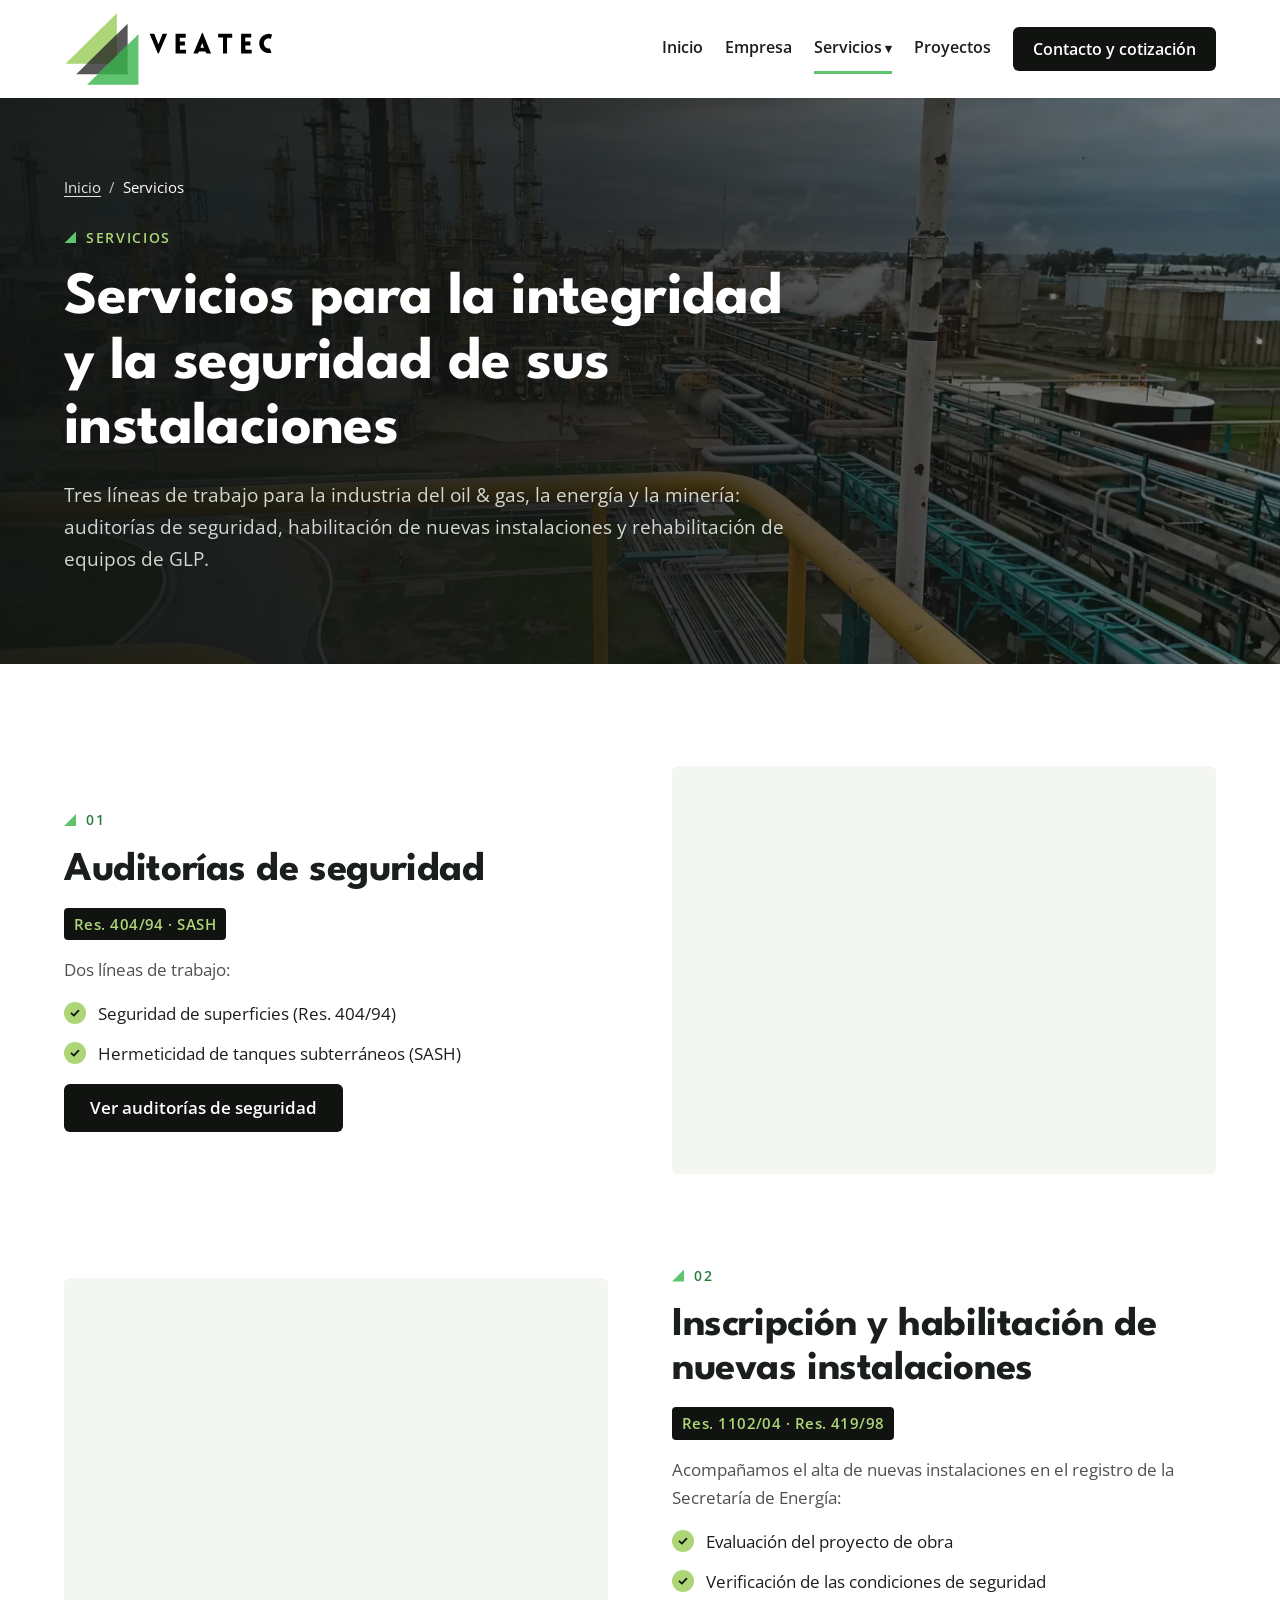
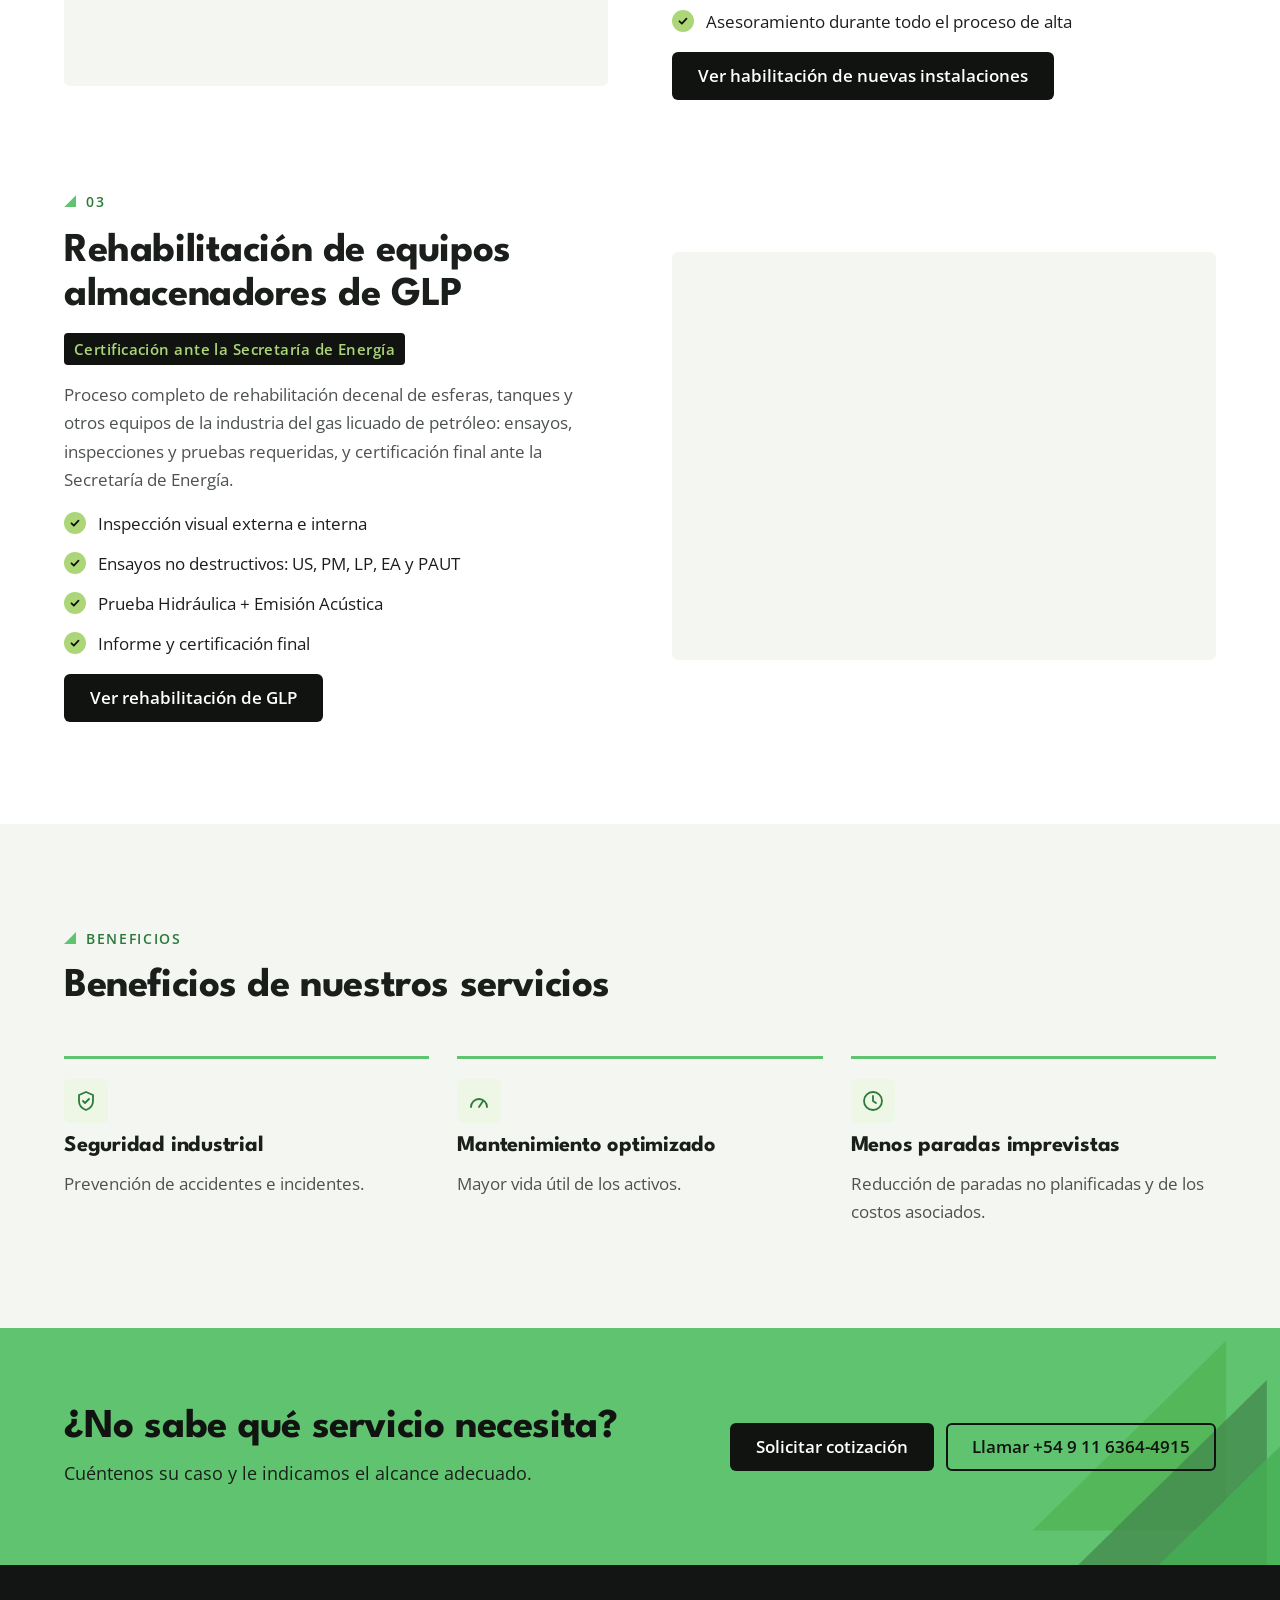
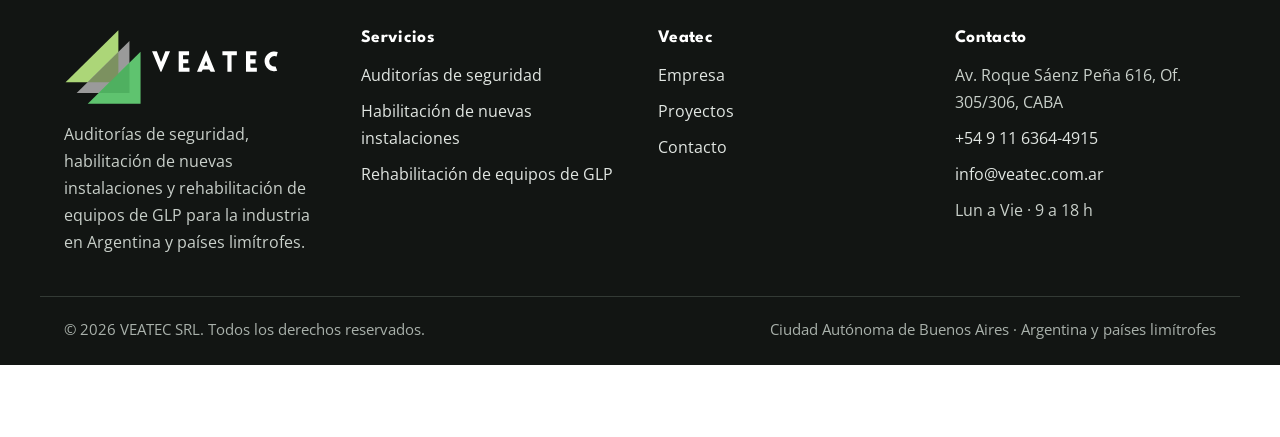
<file: camara-acustica.html>
<!doctype html>
<html lang="es-AR"><head><meta charset="utf-8">
<title>Servicios | Veatec</title>
<meta name="robots" content="noindex">
<link rel="canonical" href="https://www.veatec.com.ar/servicios.html">
<meta http-equiv="refresh" content="0; url=servicios.html">
</head><body>
<p>Esta página se mudó a <a href="servicios.html">Servicios</a>.</p>
</body></html>
</file>
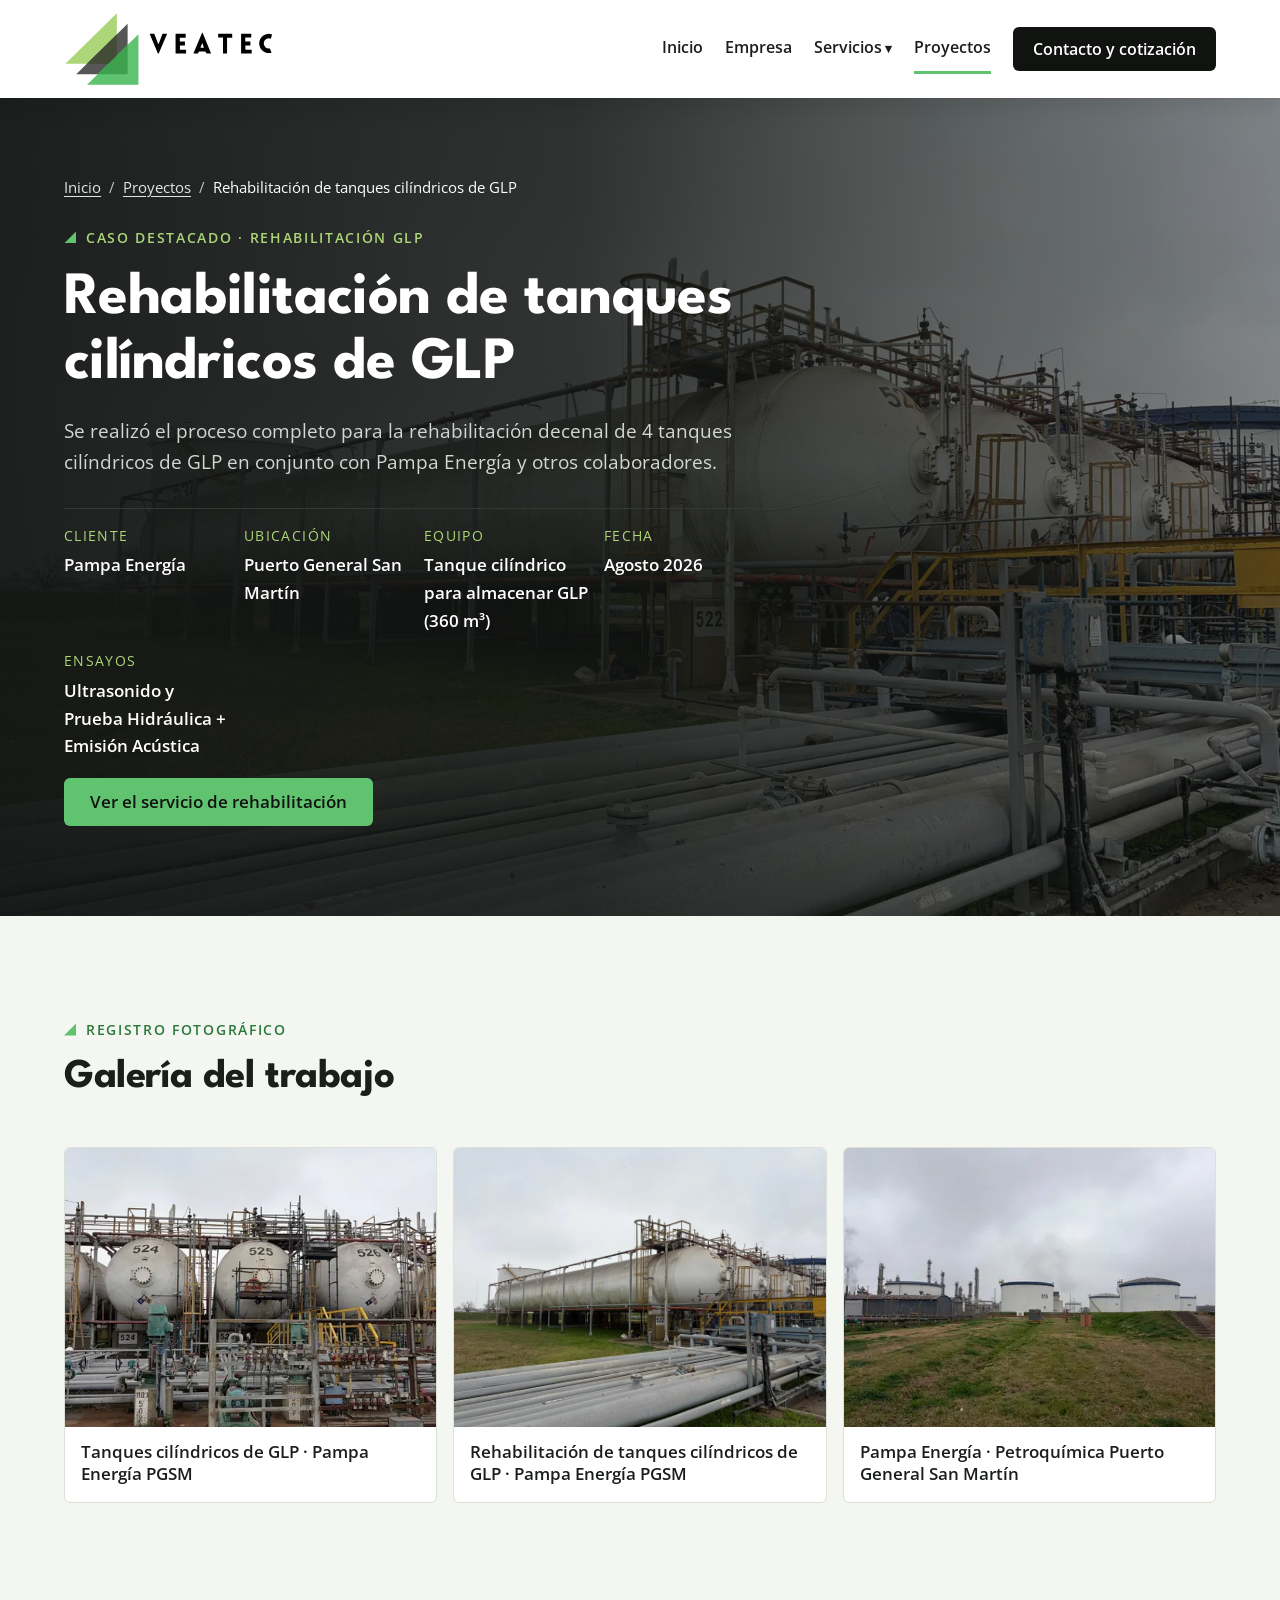
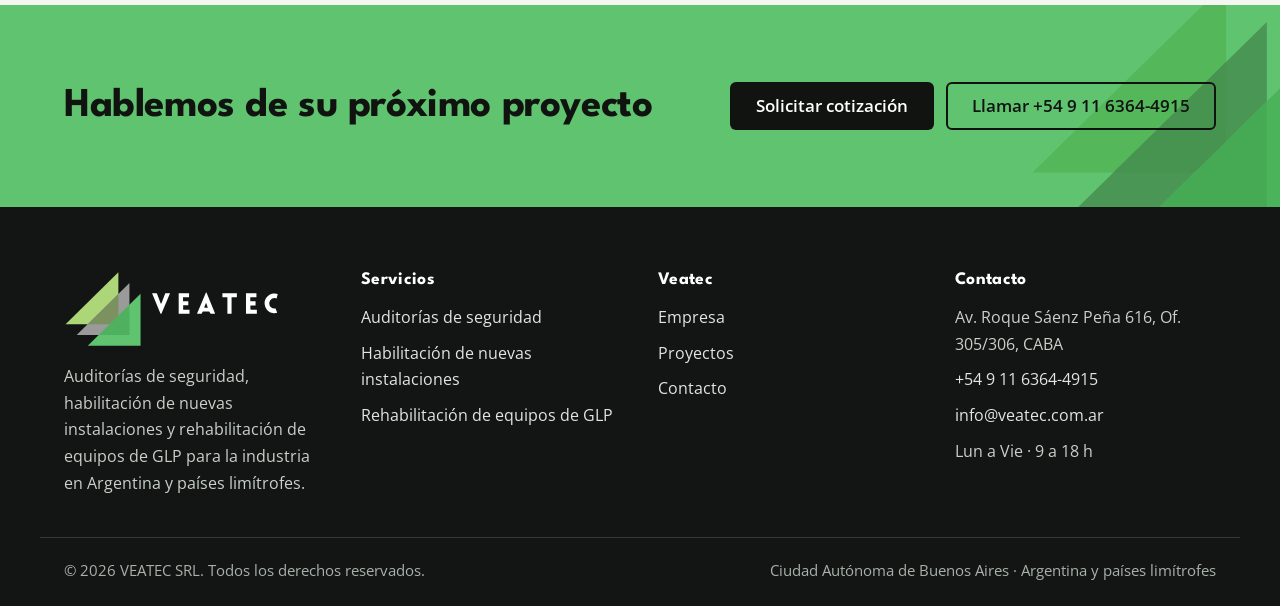
<file: caso-estudio.html>
<!doctype html>
<html lang="es-AR">
<head>
<meta charset="utf-8">
<meta name="viewport" content="width=device-width, initial-scale=1">
<title>Rehabilitación de tanques cilíndricos de GLP | Veatec</title>
<meta name="description" content="Rehabilitación decenal de 4 tanques cilíndricos de GLP en Pampa Energía, Puerto General San Martín: ultrasonido y Prueba Hidráulica + Emisión Acústica.">
<!-- DEMO: evita que la copia de GitHub Pages se indexe. QUITAR esta línea al publicar en el dominio real. -->
<meta name="robots" content="noindex, nofollow">
<link rel="canonical" href="https://www.veatec.com.ar/caso-estudio.html">
<meta name="theme-color" content="#121513">
<link rel="icon" href="favicon.svg" type="image/svg+xml">
<link rel="apple-touch-icon" href="img/marca/apple-touch-icon.png">
<meta property="og:type" content="website">
<meta property="og:locale" content="es_AR">
<meta property="og:site_name" content="Veatec">
<meta property="og:title" content="Rehabilitación de tanques cilíndricos de GLP | Veatec">
<meta property="og:description" content="Rehabilitación decenal de 4 tanques cilíndricos de GLP en Pampa Energía, Puerto General San Martín: ultrasonido y Prueba Hidráulica + Emisión Acústica.">
<meta property="og:url" content="https://www.veatec.com.ar/caso-estudio.html">
<meta property="og:image" content="https://www.veatec.com.ar/img/marca/og-veatec.jpg">
<meta property="og:image:width" content="1200">
<meta property="og:image:height" content="630">
<meta name="twitter:card" content="summary_large_image">
<link rel="preload" as="image" href="img/fotos/rehabilitacion-tk525-pampa-energia-960.webp" imagesrcset="img/fotos/rehabilitacion-tk525-pampa-energia-480.webp 480w, img/fotos/rehabilitacion-tk525-pampa-energia-960.webp 960w, img/fotos/rehabilitacion-tk525-pampa-energia-1600.webp 1600w" imagesizes="100vw" fetchpriority="high">
<link rel="preconnect" href="https://fonts.googleapis.com">
<link rel="preconnect" href="https://fonts.gstatic.com" crossorigin>
<link rel="stylesheet" href="https://fonts.googleapis.com/css2?family=League+Spartan:wght@600;700&amp;family=Open+Sans:wght@400;600&amp;display=swap">
<link rel="stylesheet" href="css/estilos.css">
<script>document.documentElement.classList.add('js');</script>
<script type="application/ld+json">
{
 "@context": "https://schema.org",
 "@graph": [
  {
   "@type": "BreadcrumbList",
   "itemListElement": [
    {
     "@type": "ListItem",
     "position": 1,
     "name": "Inicio",
     "item": "https://www.veatec.com.ar/"
    },
    {
     "@type": "ListItem",
     "position": 2,
     "name": "Proyectos",
     "item": "https://www.veatec.com.ar/proyectos.html"
    },
    {
     "@type": "ListItem",
     "position": 3,
     "name": "Rehabilitación de tanques cilíndricos de GLP",
     "item": "https://www.veatec.com.ar/caso-estudio.html"
    }
   ]
  },
  {
   "@type": "Article",
   "headline": "Rehabilitación de tanques cilíndricos de GLP en Pampa Energía",
   "url": "https://www.veatec.com.ar/caso-estudio.html",
   "inLanguage": "es-AR",
   "image": "https://www.veatec.com.ar/img/fotos/rehabilitacion-tk525-pampa-energia-1600.webp",
   "author": {
    "@id": "https://www.veatec.com.ar/#organizacion"
   },
   "publisher": {
    "@id": "https://www.veatec.com.ar/#organizacion"
   },
   "about": {
    "@id": "https://www.veatec.com.ar/rehabilitacion-equipos-glp.html#servicio"
   }
  }
 ]
}
</script>
</head>
<body>
<a class="skip-link" href="#contenido">Saltar al contenido</a>
<!-- ===== HEADER (en PHP: includes/header.php) ===== -->
<header class="site-header">
<div class="container header-main">
<a class="brand" href="index.html"><img src="img/marca/logo-veatec-compacto.svg" width="214" height="74" alt="Veatec, ir al inicio"></a>
<button class="nav-toggle" type="button" aria-expanded="false" aria-controls="menu-principal"><svg width="22" height="22" viewBox="0 0 24 24" fill="none" stroke="currentColor" stroke-width="2" stroke-linecap="round" aria-hidden="true"><path d="M4 7h16M4 12h16M4 17h16"></path></svg><span>Menú</span></button>
<nav id="menu-principal" class="main-nav" aria-label="Principal">
<ul class="nav-list">
<li><a class="nav-link" href="index.html">Inicio</a></li>
<li><a class="nav-link" href="empresa.html">Empresa</a></li>
<li class="has-sub"><a class="nav-link" href="servicios.html">Servicios</a>
<ul class="sub-menu">
<li><a href="auditorias-de-seguridad.html">Auditorías de seguridad</a></li>
<li><a href="habilitacion-nuevas-instalaciones.html">Habilitación de nuevas instalaciones</a></li>
<li><a href="rehabilitacion-equipos-glp.html">Rehabilitación de equipos de GLP</a></li>
</ul>
</li>
<li><a class="nav-link" href="proyectos.html" aria-current="page">Proyectos</a></li>
<li class="nav-cta-item"><a class="btn btn--dark nav-cta" href="contacto.html">Contacto y cotización</a></li>
</ul>
</nav>
</div>
</header>
<!-- ===== /HEADER ===== -->
<main id="contenido">
<section class="page-hero ">
<div class="page-hero__bg"><img src="img/fotos/rehabilitacion-tk525-pampa-energia-960.webp" srcset="img/fotos/rehabilitacion-tk525-pampa-energia-480.webp 480w, img/fotos/rehabilitacion-tk525-pampa-energia-960.webp 960w, img/fotos/rehabilitacion-tk525-pampa-energia-1600.webp 1600w" sizes="100vw" width="1600" height="1200" alt="" fetchpriority="high"></div>
<div class="container">
<div class="page-hero__copy">
<nav class="breadcrumbs" aria-label="Ruta de navegación"><ol>
<li><a href="index.html">Inicio</a></li><li aria-hidden="true">/</li>
<li><a href="proyectos.html">Proyectos</a></li><li aria-hidden="true">/</li>
<li><span aria-current="page">Rehabilitación de tanques cilíndricos de GLP</span></li>
</ol></nav>
<span class="eyebrow">Caso destacado · Rehabilitación GLP</span>
<h1>Rehabilitación de tanques cilíndricos de GLP</h1>
<p class="lead">Se realizó el proceso completo para la rehabilitación decenal de 4 tanques cilíndricos de GLP en conjunto con Pampa Energía y otros colaboradores.</p>
<dl class="facts">
<div><dt>Cliente</dt><dd>Pampa Energía</dd></div>
<div><dt>Ubicación</dt><dd>Puerto General San Martín</dd></div>
<div><dt>Equipo</dt><dd>Tanque cilíndrico para almacenar GLP (360 m³)</dd></div>
<div><dt>Fecha</dt><dd>Agosto 2026</dd></div>
<div><dt>Ensayos</dt><dd>Ultrasonido y Prueba Hidráulica + Emisión Acústica</dd></div>
</dl>
<div class="btn-row"><a class="btn btn--primary" href="rehabilitacion-equipos-glp.html">Ver el servicio de rehabilitación</a></div>
</div>
</div>
</section>
<section class="section section--alt" aria-labelledby="galeria-titulo">
<div class="container">
<div class="section-head"><div><span class="eyebrow">Registro fotográfico</span><h2 id="galeria-titulo">Galería del trabajo</h2></div></div>
<div class="gallery">
<figure>
<div class="g-img"><img src="img/fotos/rehabilitacion-tk525-pampa-energia-2-960.webp" srcset="img/fotos/rehabilitacion-tk525-pampa-energia-2-480.webp 480w, img/fotos/rehabilitacion-tk525-pampa-energia-2-960.webp 960w, img/fotos/rehabilitacion-tk525-pampa-energia-2-1600.webp 1600w" sizes="(max-width: 700px) 100vw, (max-width: 1100px) 50vw, 380px" width="1600" height="2133" alt="Batería de cilindros de GLP en Pampa Energía, Puerto General San Martín" loading="lazy" decoding="async"></div>
<figcaption>Tanques cilíndricos de GLP · Pampa Energía PGSM</figcaption>
</figure>
<figure>
<div class="g-img"><img src="img/fotos/rehabilitacion-tk525-pampa-energia-960.webp" srcset="img/fotos/rehabilitacion-tk525-pampa-energia-480.webp 480w, img/fotos/rehabilitacion-tk525-pampa-energia-960.webp 960w, img/fotos/rehabilitacion-tk525-pampa-energia-1600.webp 1600w" sizes="(max-width: 700px) 100vw, (max-width: 1100px) 50vw, 380px" width="1600" height="1200" alt="Cilindros horizontales de GLP en Pampa Energía, Puerto General San Martín" loading="lazy" decoding="async"></div>
<figcaption>Rehabilitación de tanques cilíndricos de GLP · Pampa Energía PGSM</figcaption>
</figure>
<figure>
<div class="g-img"><img src="img/fotos/pampa-energia-pgsm-960.webp" srcset="img/fotos/pampa-energia-pgsm-480.webp 480w, img/fotos/pampa-energia-pgsm-960.webp 960w, img/fotos/pampa-energia-pgsm-1600.webp 1600w" sizes="(max-width: 700px) 100vw, (max-width: 1100px) 50vw, 380px" width="1600" height="1200" alt="Petroquímica de Pampa Energía en Puerto General San Martín" loading="lazy" decoding="async"></div>
<figcaption>Pampa Energía · Petroquímica Puerto General San Martín</figcaption>
</figure>
</div>
</div>
</section>
<section class="cta-band">
<svg class="cta-band__tris" viewBox="5 9.5 227 227" aria-hidden="true" focusable="false"><path fill="#ACD678" d="M7 168 L164 168 L164 14Z"/><path fill="#565656" d="M40 200 L197 200 L197 46Z"/><path fill="#5FC36F" d="M73 232 L230 232 L230 78Z"/><path fill="#434C37" d="M164 78.37 L72.62 168 L164 168Z"/><path fill="#3DA14E" d="M197 110.37 L105.62 200 L197 200Z"/></svg>
<div class="container">
<div>
<h2>Hablemos de su próximo proyecto</h2>
</div>
<div class="btn-row">
<a class="btn btn--dark" href="contacto.html">Solicitar cotización</a>
<a class="btn btn--outline" href="tel:+5491163644915">Llamar +54 9 11 6364-4915</a>
</div>
</div>
</section>
</main>
<!-- ===== FOOTER (en PHP: includes/footer.php) ===== -->
<footer class="site-footer">
<div class="container footer-grid">
<div class="footer-brand">
<img src="img/marca/logo-veatec-negativo-compacto.svg" width="220" height="76" alt="Veatec" loading="lazy">
<p>Auditorías de seguridad, habilitación de nuevas instalaciones y rehabilitación de equipos de GLP para la industria en Argentina y países limítrofes.</p>
</div>
<div class="footer-col">
<h2>Servicios</h2>
<ul>
<li><a href="auditorias-de-seguridad.html">Auditorías de seguridad</a></li>
<li><a href="habilitacion-nuevas-instalaciones.html">Habilitación de nuevas instalaciones</a></li>
<li><a href="rehabilitacion-equipos-glp.html">Rehabilitación de equipos de GLP</a></li>
</ul>
</div>
<div class="footer-col">
<h2>Veatec</h2>
<ul>
<li><a href="empresa.html">Empresa</a></li>
<li><a href="proyectos.html">Proyectos</a></li>
<li><a href="contacto.html">Contacto</a></li>
</ul>
</div>
<div class="footer-col">
<h2>Contacto</h2>
<ul>
<li>Av. Roque Sáenz Peña 616, Of. 305/306, CABA</li>
<li><a href="tel:+5491163644915">+54 9 11 6364-4915</a></li>
<li><a href="mailto:info@veatec.com.ar">info@veatec.com.ar</a></li>
<li>Lun a Vie · 9 a 18 h</li>
</ul>
</div>
</div>
<div class="container footer-bottom">
<span>© 2026 VEATEC SRL. Todos los derechos reservados.</span>
<span>Ciudad Autónoma de Buenos Aires · Argentina y países limítrofes</span>
</div>
</footer>
<!-- ===== /FOOTER ===== -->
<script src="js/main.js" defer></script>
</body>
</html>
</file>
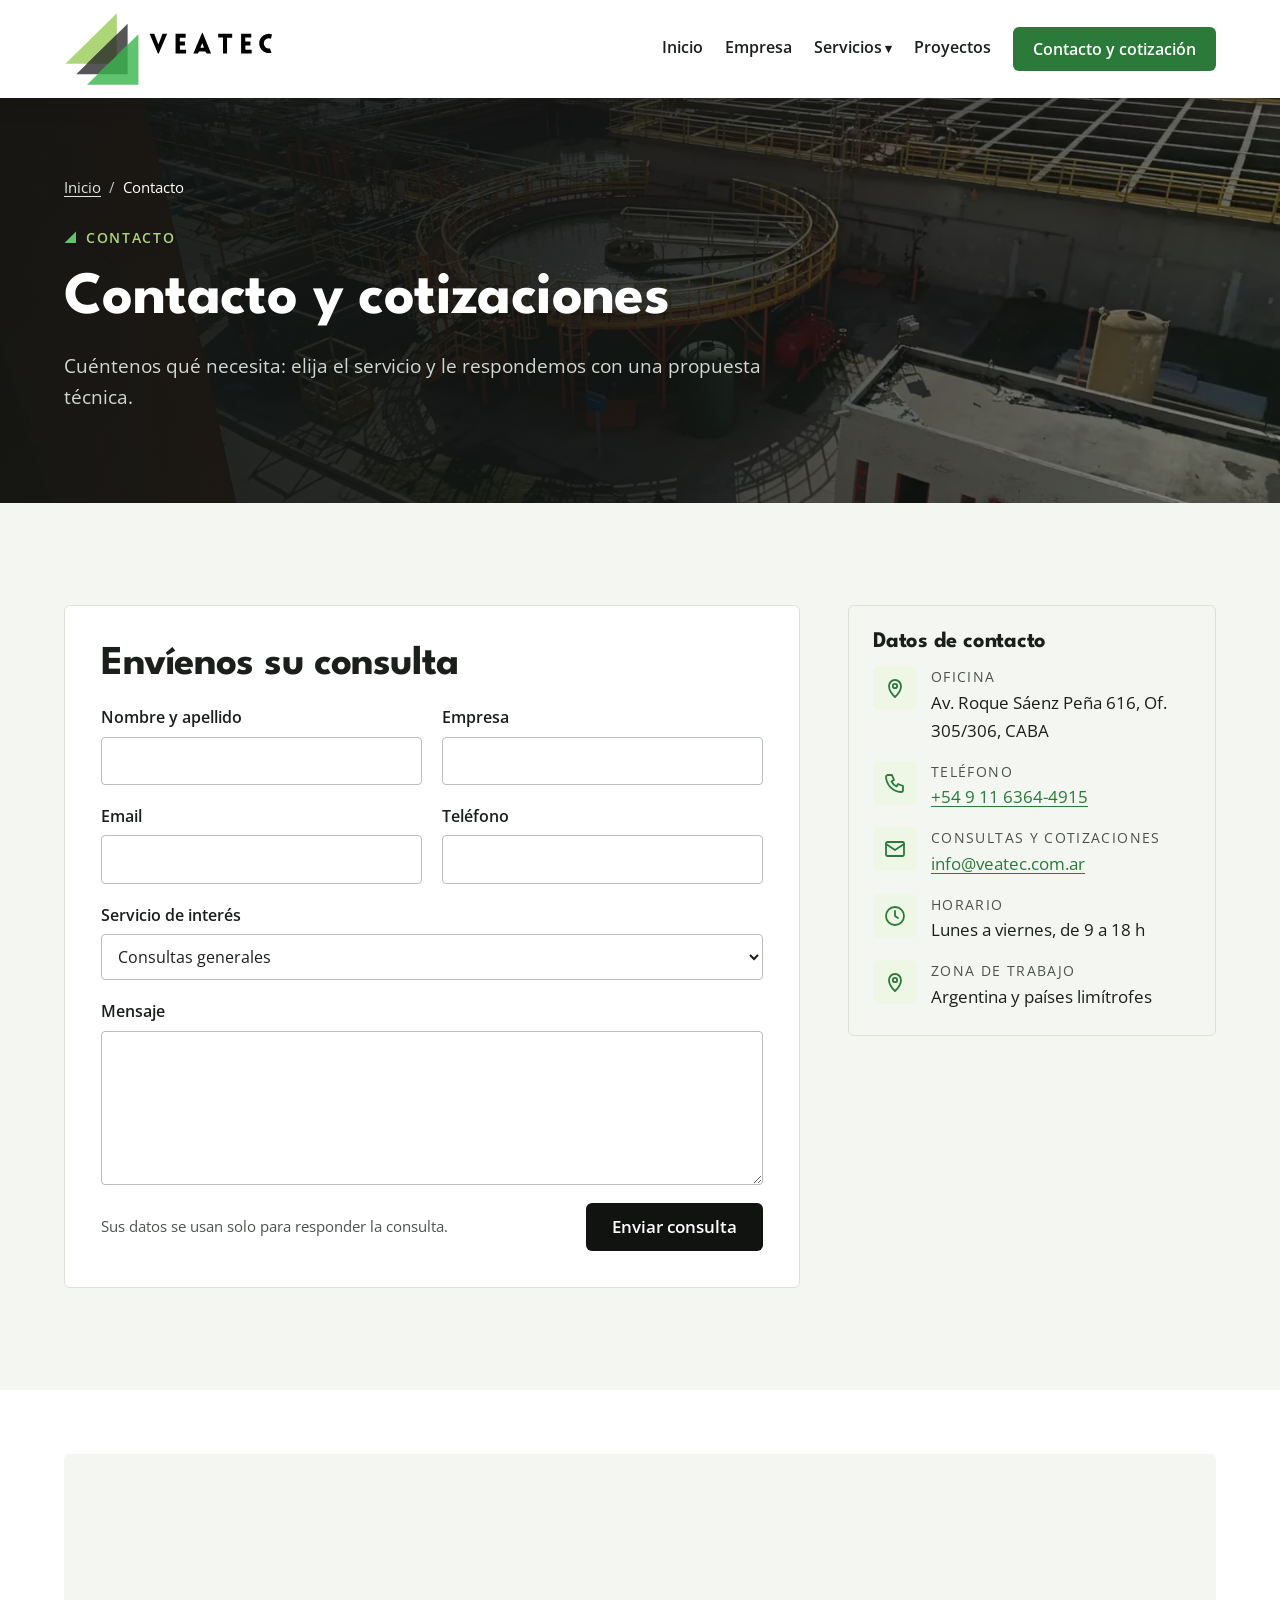
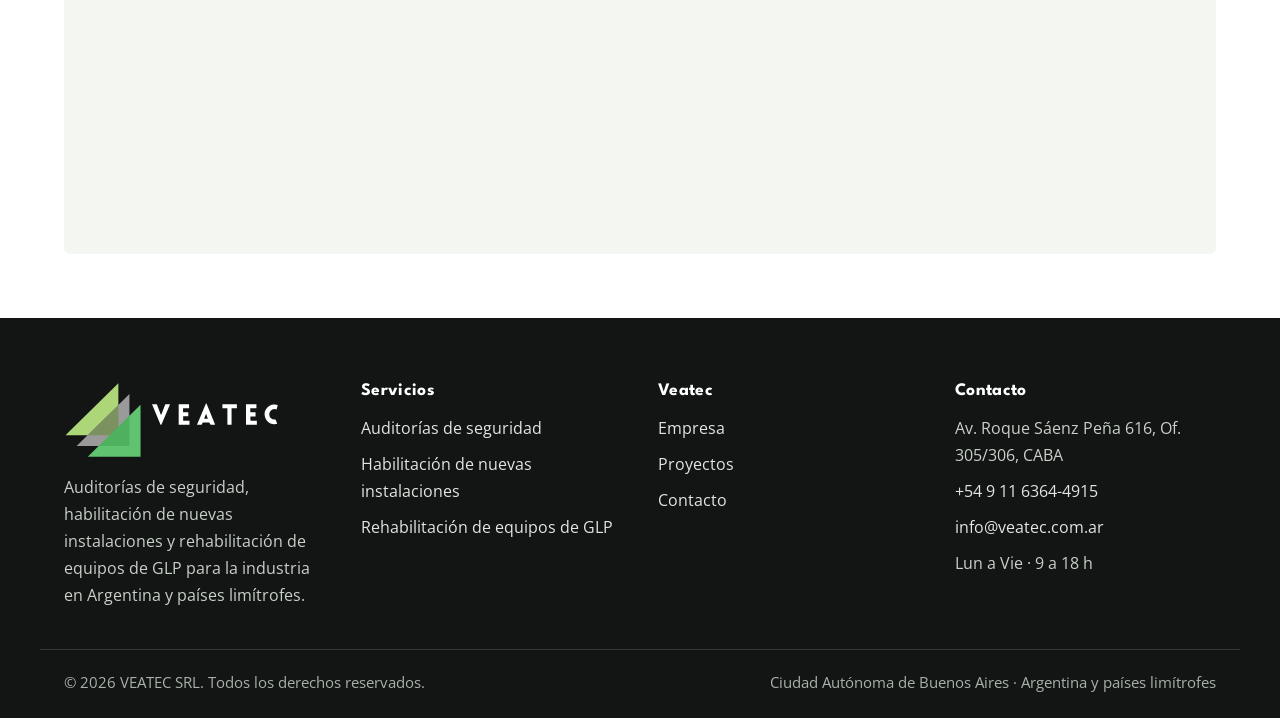
<file: contacto.html>
<!doctype html>
<html lang="es-AR">
<head>
<meta charset="utf-8">
<meta name="viewport" content="width=device-width, initial-scale=1">
<title>Contacto y cotizaciones | Veatec</title>
<meta name="description" content="Contacte a Veatec: Av. Roque Sáenz Peña 616, CABA. Tel. +54 9 11 6364-4915. info@veatec.com.ar. Lunes a viernes de 9 a 18 h.">
<!-- DEMO: evita que la copia de GitHub Pages se indexe. QUITAR esta línea al publicar en el dominio real. -->
<meta name="robots" content="noindex, nofollow">
<link rel="canonical" href="https://www.veatec.com.ar/contacto.html">
<meta name="theme-color" content="#121513">
<link rel="icon" href="favicon.svg" type="image/svg+xml">
<link rel="apple-touch-icon" href="img/marca/apple-touch-icon.png">
<meta property="og:type" content="website">
<meta property="og:locale" content="es_AR">
<meta property="og:site_name" content="Veatec">
<meta property="og:title" content="Contacto y cotizaciones | Veatec">
<meta property="og:description" content="Contacte a Veatec: Av. Roque Sáenz Peña 616, CABA. Tel. +54 9 11 6364-4915. info@veatec.com.ar. Lunes a viernes de 9 a 18 h.">
<meta property="og:url" content="https://www.veatec.com.ar/contacto.html">
<meta property="og:image" content="https://www.veatec.com.ar/img/marca/og-veatec.jpg">
<meta property="og:image:width" content="1200">
<meta property="og:image:height" content="630">
<meta name="twitter:card" content="summary_large_image">
<link rel="preload" as="image" href="img/fotos/ypf-quimica-la-plata-960.webp" imagesrcset="img/fotos/ypf-quimica-la-plata-480.webp 480w, img/fotos/ypf-quimica-la-plata-960.webp 960w, img/fotos/ypf-quimica-la-plata-1600.webp 1600w" imagesizes="100vw" fetchpriority="high">
<link rel="preconnect" href="https://fonts.googleapis.com">
<link rel="preconnect" href="https://fonts.gstatic.com" crossorigin>
<link rel="stylesheet" href="https://fonts.googleapis.com/css2?family=League+Spartan:wght@600;700&amp;family=Open+Sans:wght@400;600&amp;display=swap">
<link rel="stylesheet" href="css/estilos.css">
<script>document.documentElement.classList.add('js');</script>
<script type="application/ld+json">
{
 "@context": "https://schema.org",
 "@graph": [
  {
   "@type": "BreadcrumbList",
   "itemListElement": [
    {
     "@type": "ListItem",
     "position": 1,
     "name": "Inicio",
     "item": "https://www.veatec.com.ar/"
    },
    {
     "@type": "ListItem",
     "position": 2,
     "name": "Contacto",
     "item": "https://www.veatec.com.ar/contacto.html"
    }
   ]
  },
  {
   "@type": "ContactPage",
   "url": "https://www.veatec.com.ar/contacto.html",
   "name": "Contacto y cotizaciones | Veatec",
   "about": {
    "@id": "https://www.veatec.com.ar/#organizacion"
   }
  }
 ]
}
</script>
</head>
<body>
<a class="skip-link" href="#contenido">Saltar al contenido</a>
<!-- ===== HEADER (en PHP: includes/header.php) ===== -->
<header class="site-header">
<div class="container header-main">
<a class="brand" href="index.html"><img src="img/marca/logo-veatec-compacto.svg" width="214" height="74" alt="Veatec, ir al inicio"></a>
<button class="nav-toggle" type="button" aria-expanded="false" aria-controls="menu-principal"><svg width="22" height="22" viewBox="0 0 24 24" fill="none" stroke="currentColor" stroke-width="2" stroke-linecap="round" aria-hidden="true"><path d="M4 7h16M4 12h16M4 17h16"></path></svg><span>Menú</span></button>
<nav id="menu-principal" class="main-nav" aria-label="Principal">
<ul class="nav-list">
<li><a class="nav-link" href="index.html">Inicio</a></li>
<li><a class="nav-link" href="empresa.html">Empresa</a></li>
<li class="has-sub"><a class="nav-link" href="servicios.html">Servicios</a>
<ul class="sub-menu">
<li><a href="auditorias-de-seguridad.html">Auditorías de seguridad</a></li>
<li><a href="habilitacion-nuevas-instalaciones.html">Habilitación de nuevas instalaciones</a></li>
<li><a href="rehabilitacion-equipos-glp.html">Rehabilitación de equipos de GLP</a></li>
</ul>
</li>
<li><a class="nav-link" href="proyectos.html">Proyectos</a></li>
<li class="nav-cta-item"><a class="btn btn--dark nav-cta" href="contacto.html" aria-current="page">Contacto y cotización</a></li>
</ul>
</nav>
</div>
</header>
<!-- ===== /HEADER ===== -->
<main id="contenido">
<section class="page-hero ">
<div class="page-hero__bg"><img src="img/fotos/ypf-quimica-la-plata-960.webp" srcset="img/fotos/ypf-quimica-la-plata-480.webp 480w, img/fotos/ypf-quimica-la-plata-960.webp 960w, img/fotos/ypf-quimica-la-plata-1600.webp 1600w" sizes="100vw" width="1600" height="1200" alt="" fetchpriority="high"></div>
<div class="container">
<div class="page-hero__copy">
<nav class="breadcrumbs" aria-label="Ruta de navegación"><ol>
<li><a href="index.html">Inicio</a></li><li aria-hidden="true">/</li>
<li><span aria-current="page">Contacto</span></li>
</ol></nav>
<span class="eyebrow">Contacto</span>
<h1>Contacto y cotizaciones</h1>
<p class="lead">Cuéntenos qué necesita: elija el servicio y le respondemos con una propuesta técnica.</p>
</div>
</div>
</section>
<section class="section section--alt" aria-labelledby="form-titulo">
<div class="container layout-aside">
<form class="form" id="form-contacto" action="#" method="post" aria-labelledby="form-titulo">
<h2 id="form-titulo" class="full">Envíenos su consulta</h2>
<label>Nombre y apellido<input type="text" name="nombre" autocomplete="name" required></label>
<label>Empresa<input type="text" name="empresa" autocomplete="organization"></label>
<label>Email<input type="email" name="email" autocomplete="email" required></label>
<label>Teléfono<input type="tel" name="telefono" autocomplete="tel"></label>
<label class="full">Servicio de interés
<select name="servicio" id="servicio">
<option value="general">Consultas generales</option>
<option value="auditorias">Auditorías de seguridad</option>
<option value="nuevas">Habilitación de nuevas instalaciones</option>
<option value="glp">Rehabilitación de equipos de GLP</option>
</select></label>
<label class="full">Mensaje<textarea name="mensaje" rows="5" required></textarea></label>
<label class="hp" aria-hidden="true">No completar<input type="text" name="sitio_web" tabindex="-1" autocomplete="off"></label>
<div class="form-foot"><span>Sus datos se usan solo para responder la consulta.</span><button class="btn btn--dark" type="submit">Enviar consulta</button></div>
</form>
<aside class="aside-box">
<h2>Datos de contacto</h2>
<ul class="info-list">
<li><span class="icon" aria-hidden="true"><svg viewBox="0 0 24 24" fill="none" stroke="currentColor" stroke-width="1.8" stroke-linecap="round" stroke-linejoin="round"><path d="M12 21s-6-5.6-6-11a6 6 0 1 1 12 0c0 5.4-6 11-6 11z"/><circle cx="12" cy="10" r="2.2"/></svg></span><div><small>Oficina</small>Av. Roque Sáenz Peña 616, Of. 305/306, CABA</div></li>
<li><span class="icon" aria-hidden="true"><svg viewBox="0 0 24 24" fill="none" stroke="currentColor" stroke-width="1.8" stroke-linecap="round" stroke-linejoin="round"><path d="M5 4h4l2 5-2.5 1.5a11 11 0 0 0 5 5L15 13l5 2v4a2 2 0 0 1-2 2A16 16 0 0 1 3 6a2 2 0 0 1 2-2"/></svg></span><div><small>Teléfono</small><a href="tel:+5491163644915">+54 9 11 6364-4915</a></div></li>
<li><span class="icon" aria-hidden="true"><svg viewBox="0 0 24 24" fill="none" stroke="currentColor" stroke-width="1.8" stroke-linecap="round" stroke-linejoin="round"><rect x="3" y="5" width="18" height="14" rx="1.5"/><path d="M3 7l9 6 9-6"/></svg></span><div><small>Consultas y cotizaciones</small><a href="mailto:info@veatec.com.ar">info@veatec.com.ar</a></div></li>
<li><span class="icon" aria-hidden="true"><svg viewBox="0 0 24 24" fill="none" stroke="currentColor" stroke-width="1.8" stroke-linecap="round" stroke-linejoin="round"><circle cx="12" cy="12" r="9"/><path d="M12 7v5l3 2"/></svg></span><div><small>Horario</small>Lunes a viernes, de 9 a 18 h</div></li>
<li><span class="icon" aria-hidden="true"><svg viewBox="0 0 24 24" fill="none" stroke="currentColor" stroke-width="1.8" stroke-linecap="round" stroke-linejoin="round"><path d="M12 21s-6-5.6-6-11a6 6 0 1 1 12 0c0 5.4-6 11-6 11z"/><circle cx="12" cy="10" r="2.2"/></svg></span><div><small>Zona de trabajo</small>Argentina y países limítrofes</div></li>
</ul>
</aside>
</div>
</section>
<section class="section section--tight" aria-labelledby="mapa-titulo">
<div class="container">
<h2 id="mapa-titulo" class="visually-hidden">Ubicación de la oficina</h2>
<iframe class="map" title="Mapa: Av. Roque Sáenz Peña 616, Of. 305/306, CABA" src="https://www.google.com/maps?q=Av.%20Roque%20S%C3%A1enz%20Pe%C3%B1a%20616%2C%20Ciudad%20Aut%C3%B3noma%20de%20Buenos%20Aires%2C%20Argentina&amp;output=embed" loading="lazy" referrerpolicy="no-referrer-when-downgrade"></iframe>
</div>
</section>
</main>
<!-- ===== FOOTER (en PHP: includes/footer.php) ===== -->
<footer class="site-footer">
<div class="container footer-grid">
<div class="footer-brand">
<img src="img/marca/logo-veatec-negativo-compacto.svg" width="220" height="76" alt="Veatec" loading="lazy">
<p>Auditorías de seguridad, habilitación de nuevas instalaciones y rehabilitación de equipos de GLP para la industria en Argentina y países limítrofes.</p>
</div>
<div class="footer-col">
<h2>Servicios</h2>
<ul>
<li><a href="auditorias-de-seguridad.html">Auditorías de seguridad</a></li>
<li><a href="habilitacion-nuevas-instalaciones.html">Habilitación de nuevas instalaciones</a></li>
<li><a href="rehabilitacion-equipos-glp.html">Rehabilitación de equipos de GLP</a></li>
</ul>
</div>
<div class="footer-col">
<h2>Veatec</h2>
<ul>
<li><a href="empresa.html">Empresa</a></li>
<li><a href="proyectos.html">Proyectos</a></li>
<li><a href="contacto.html">Contacto</a></li>
</ul>
</div>
<div class="footer-col">
<h2>Contacto</h2>
<ul>
<li>Av. Roque Sáenz Peña 616, Of. 305/306, CABA</li>
<li><a href="tel:+5491163644915">+54 9 11 6364-4915</a></li>
<li><a href="mailto:info@veatec.com.ar">info@veatec.com.ar</a></li>
<li>Lun a Vie · 9 a 18 h</li>
</ul>
</div>
</div>
<div class="container footer-bottom">
<span>© 2026 VEATEC SRL. Todos los derechos reservados.</span>
<span>Ciudad Autónoma de Buenos Aires · Argentina y países limítrofes</span>
</div>
</footer>
<!-- ===== /FOOTER ===== -->
<script src="js/main.js" defer></script>
</body>
</html>
</file>
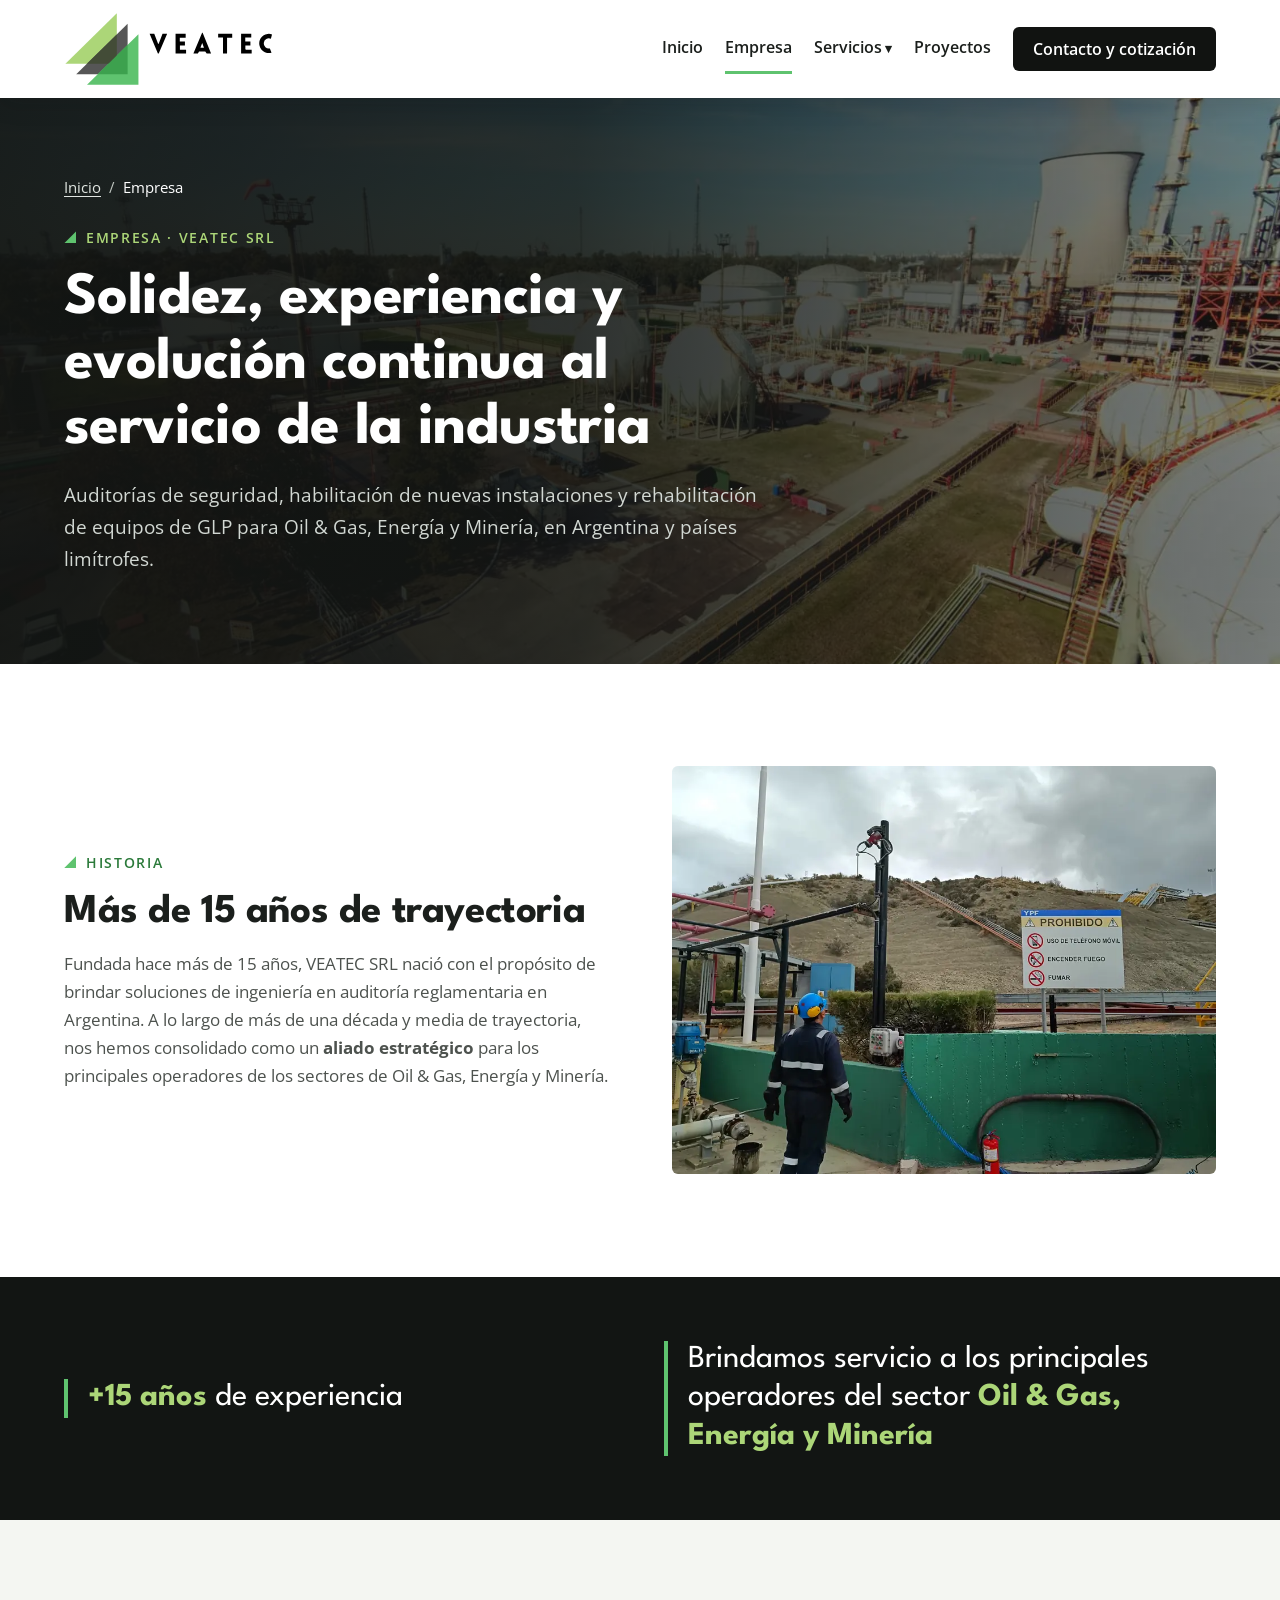
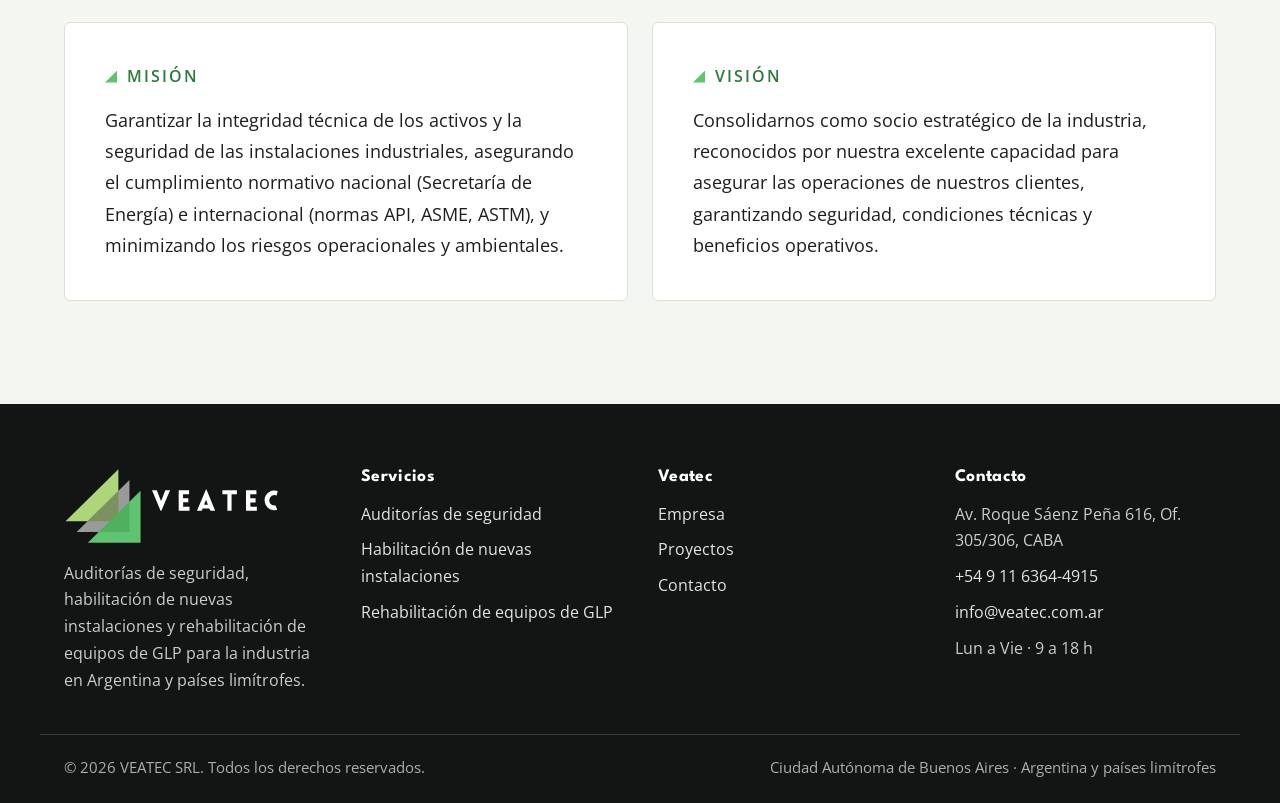
<file: empresa.html>
<!doctype html>
<html lang="es-AR">
<head>
<meta charset="utf-8">
<meta name="viewport" content="width=device-width, initial-scale=1">
<title>Empresa: solidez y +15 años de experiencia | Veatec</title>
<meta name="description" content="VEATEC SRL: más de 15 años en auditoría reglamentaria para Oil & Gas, Energía y Minería, en Argentina y países limítrofes.">
<!-- DEMO: evita que la copia de GitHub Pages se indexe. QUITAR esta línea al publicar en el dominio real. -->
<meta name="robots" content="noindex, nofollow">
<link rel="canonical" href="https://www.veatec.com.ar/empresa.html">
<meta name="theme-color" content="#121513">
<link rel="icon" href="favicon.svg" type="image/svg+xml">
<link rel="apple-touch-icon" href="img/marca/apple-touch-icon.png">
<meta property="og:type" content="website">
<meta property="og:locale" content="es_AR">
<meta property="og:site_name" content="Veatec">
<meta property="og:title" content="Empresa: solidez y +15 años de experiencia | Veatec">
<meta property="og:description" content="VEATEC SRL: más de 15 años en auditoría reglamentaria para Oil & Gas, Energía y Minería, en Argentina y países limítrofes.">
<meta property="og:url" content="https://www.veatec.com.ar/empresa.html">
<meta property="og:image" content="https://www.veatec.com.ar/img/marca/og-veatec.jpg">
<meta property="og:image:width" content="1200">
<meta property="og:image:height" content="630">
<meta name="twitter:card" content="summary_large_image">
<link rel="preload" as="image" href="img/fotos/ypf-quimica-la-plata-2-960.webp" imagesrcset="img/fotos/ypf-quimica-la-plata-2-480.webp 480w, img/fotos/ypf-quimica-la-plata-2-960.webp 960w, img/fotos/ypf-quimica-la-plata-2-1600.webp 1600w" imagesizes="100vw" fetchpriority="high">
<link rel="preconnect" href="https://fonts.googleapis.com">
<link rel="preconnect" href="https://fonts.gstatic.com" crossorigin>
<link rel="stylesheet" href="https://fonts.googleapis.com/css2?family=League+Spartan:wght@600;700&amp;family=Open+Sans:wght@400;600&amp;display=swap">
<link rel="stylesheet" href="css/estilos.css">
<script>document.documentElement.classList.add('js');</script>
<script type="application/ld+json">
{
 "@context": "https://schema.org",
 "@graph": [
  {
   "@type": "BreadcrumbList",
   "itemListElement": [
    {
     "@type": "ListItem",
     "position": 1,
     "name": "Inicio",
     "item": "https://www.veatec.com.ar/"
    },
    {
     "@type": "ListItem",
     "position": 2,
     "name": "Empresa",
     "item": "https://www.veatec.com.ar/empresa.html"
    }
   ]
  }
 ]
}
</script>
</head>
<body>
<a class="skip-link" href="#contenido">Saltar al contenido</a>
<!-- ===== HEADER (en PHP: includes/header.php) ===== -->
<header class="site-header">
<div class="container header-main">
<a class="brand" href="index.html"><img src="img/marca/logo-veatec-compacto.svg" width="214" height="74" alt="Veatec, ir al inicio"></a>
<button class="nav-toggle" type="button" aria-expanded="false" aria-controls="menu-principal"><svg width="22" height="22" viewBox="0 0 24 24" fill="none" stroke="currentColor" stroke-width="2" stroke-linecap="round" aria-hidden="true"><path d="M4 7h16M4 12h16M4 17h16"></path></svg><span>Menú</span></button>
<nav id="menu-principal" class="main-nav" aria-label="Principal">
<ul class="nav-list">
<li><a class="nav-link" href="index.html">Inicio</a></li>
<li><a class="nav-link" href="empresa.html" aria-current="page">Empresa</a></li>
<li class="has-sub"><a class="nav-link" href="servicios.html">Servicios</a>
<ul class="sub-menu">
<li><a href="auditorias-de-seguridad.html">Auditorías de seguridad</a></li>
<li><a href="habilitacion-nuevas-instalaciones.html">Habilitación de nuevas instalaciones</a></li>
<li><a href="rehabilitacion-equipos-glp.html">Rehabilitación de equipos de GLP</a></li>
</ul>
</li>
<li><a class="nav-link" href="proyectos.html">Proyectos</a></li>
<li class="nav-cta-item"><a class="btn btn--dark nav-cta" href="contacto.html">Contacto y cotización</a></li>
</ul>
</nav>
</div>
</header>
<!-- ===== /HEADER ===== -->
<main id="contenido">
<section class="page-hero ">
<div class="page-hero__bg"><img src="img/fotos/ypf-quimica-la-plata-2-960.webp" srcset="img/fotos/ypf-quimica-la-plata-2-480.webp 480w, img/fotos/ypf-quimica-la-plata-2-960.webp 960w, img/fotos/ypf-quimica-la-plata-2-1600.webp 1600w" sizes="100vw" width="1600" height="1204" alt="" fetchpriority="high"></div>
<div class="container">
<div class="page-hero__copy">
<nav class="breadcrumbs" aria-label="Ruta de navegación"><ol>
<li><a href="index.html">Inicio</a></li><li aria-hidden="true">/</li>
<li><span aria-current="page">Empresa</span></li>
</ol></nav>
<span class="eyebrow">Empresa · VEATEC SRL</span>
<h1>Solidez, experiencia y evolución continua al servicio de la industria</h1>
<p class="lead">Auditorías de seguridad, habilitación de nuevas instalaciones y rehabilitación de equipos de GLP para Oil & Gas, Energía y Minería, en Argentina y países limítrofes.</p>
</div>
</div>
</section>
<section class="section" aria-labelledby="historia-titulo">
<div class="container split">
<div class="split__copy">
<span class="eyebrow">Historia</span>
<h2 id="historia-titulo">Más de 15 años de trayectoria</h2>
<p>Fundada hace más de 15 años, VEATEC SRL nació con el propósito de brindar soluciones de ingeniería en auditoría reglamentaria en Argentina. A lo largo de más de una década y media de trayectoria, nos hemos consolidado como un <strong>aliado estratégico</strong> para los principales operadores de los sectores de Oil &amp; Gas, Energía y Minería.</p>
</div>
<div class="split__media"><img src="img/fotos/ypf-comodoro-rivadavia-2-960.webp" srcset="img/fotos/ypf-comodoro-rivadavia-2-480.webp 480w, img/fotos/ypf-comodoro-rivadavia-2-960.webp 960w, img/fotos/ypf-comodoro-rivadavia-2-1600.webp 1600w" sizes="(max-width: 940px) 100vw, 560px" width="1600" height="1200" alt="Técnico de Veatec en una instalación de YPF en Comodoro Rivadavia" loading="lazy" decoding="async"></div>
</div>
</section>
<section class="section section--dark section--tight" aria-label="Veatec en dos frases">
<div class="container statements">
<p><strong>+15 años</strong> de experiencia</p>
<p>Brindamos servicio a los principales operadores del sector <strong>Oil &amp; Gas, Energía y Minería</strong></p>
</div>
</section>
<section class="section section--alt" aria-labelledby="mision-titulo">
<div class="container">
<h2 id="mision-titulo" class="visually-hidden">Misión y visión</h2>
<div class="grid grid--2">
<div class="sub-service sub-service--big"><span class="eyebrow">Misión</span><p>Garantizar la integridad técnica de los activos y la seguridad de las instalaciones industriales, asegurando el cumplimiento normativo nacional (Secretaría de Energía) e internacional (normas API, ASME, ASTM), y minimizando los riesgos operacionales y ambientales.</p></div>
<div class="sub-service sub-service--big"><span class="eyebrow">Visión</span><p>Consolidarnos como socio estratégico de la industria, reconocidos por nuestra excelente capacidad para asegurar las operaciones de nuestros clientes, garantizando seguridad, condiciones técnicas y beneficios operativos.</p></div>
</div>
</div>
</section>
</main>
<!-- ===== FOOTER (en PHP: includes/footer.php) ===== -->
<footer class="site-footer">
<div class="container footer-grid">
<div class="footer-brand">
<img src="img/marca/logo-veatec-negativo-compacto.svg" width="220" height="76" alt="Veatec" loading="lazy">
<p>Auditorías de seguridad, habilitación de nuevas instalaciones y rehabilitación de equipos de GLP para la industria en Argentina y países limítrofes.</p>
</div>
<div class="footer-col">
<h2>Servicios</h2>
<ul>
<li><a href="auditorias-de-seguridad.html">Auditorías de seguridad</a></li>
<li><a href="habilitacion-nuevas-instalaciones.html">Habilitación de nuevas instalaciones</a></li>
<li><a href="rehabilitacion-equipos-glp.html">Rehabilitación de equipos de GLP</a></li>
</ul>
</div>
<div class="footer-col">
<h2>Veatec</h2>
<ul>
<li><a href="empresa.html">Empresa</a></li>
<li><a href="proyectos.html">Proyectos</a></li>
<li><a href="contacto.html">Contacto</a></li>
</ul>
</div>
<div class="footer-col">
<h2>Contacto</h2>
<ul>
<li>Av. Roque Sáenz Peña 616, Of. 305/306, CABA</li>
<li><a href="tel:+5491163644915">+54 9 11 6364-4915</a></li>
<li><a href="mailto:info@veatec.com.ar">info@veatec.com.ar</a></li>
<li>Lun a Vie · 9 a 18 h</li>
</ul>
</div>
</div>
<div class="container footer-bottom">
<span>© 2026 VEATEC SRL. Todos los derechos reservados.</span>
<span>Ciudad Autónoma de Buenos Aires · Argentina y países limítrofes</span>
</div>
</footer>
<!-- ===== /FOOTER ===== -->
<script src="js/main.js" defer></script>
</body>
</html>
</file>
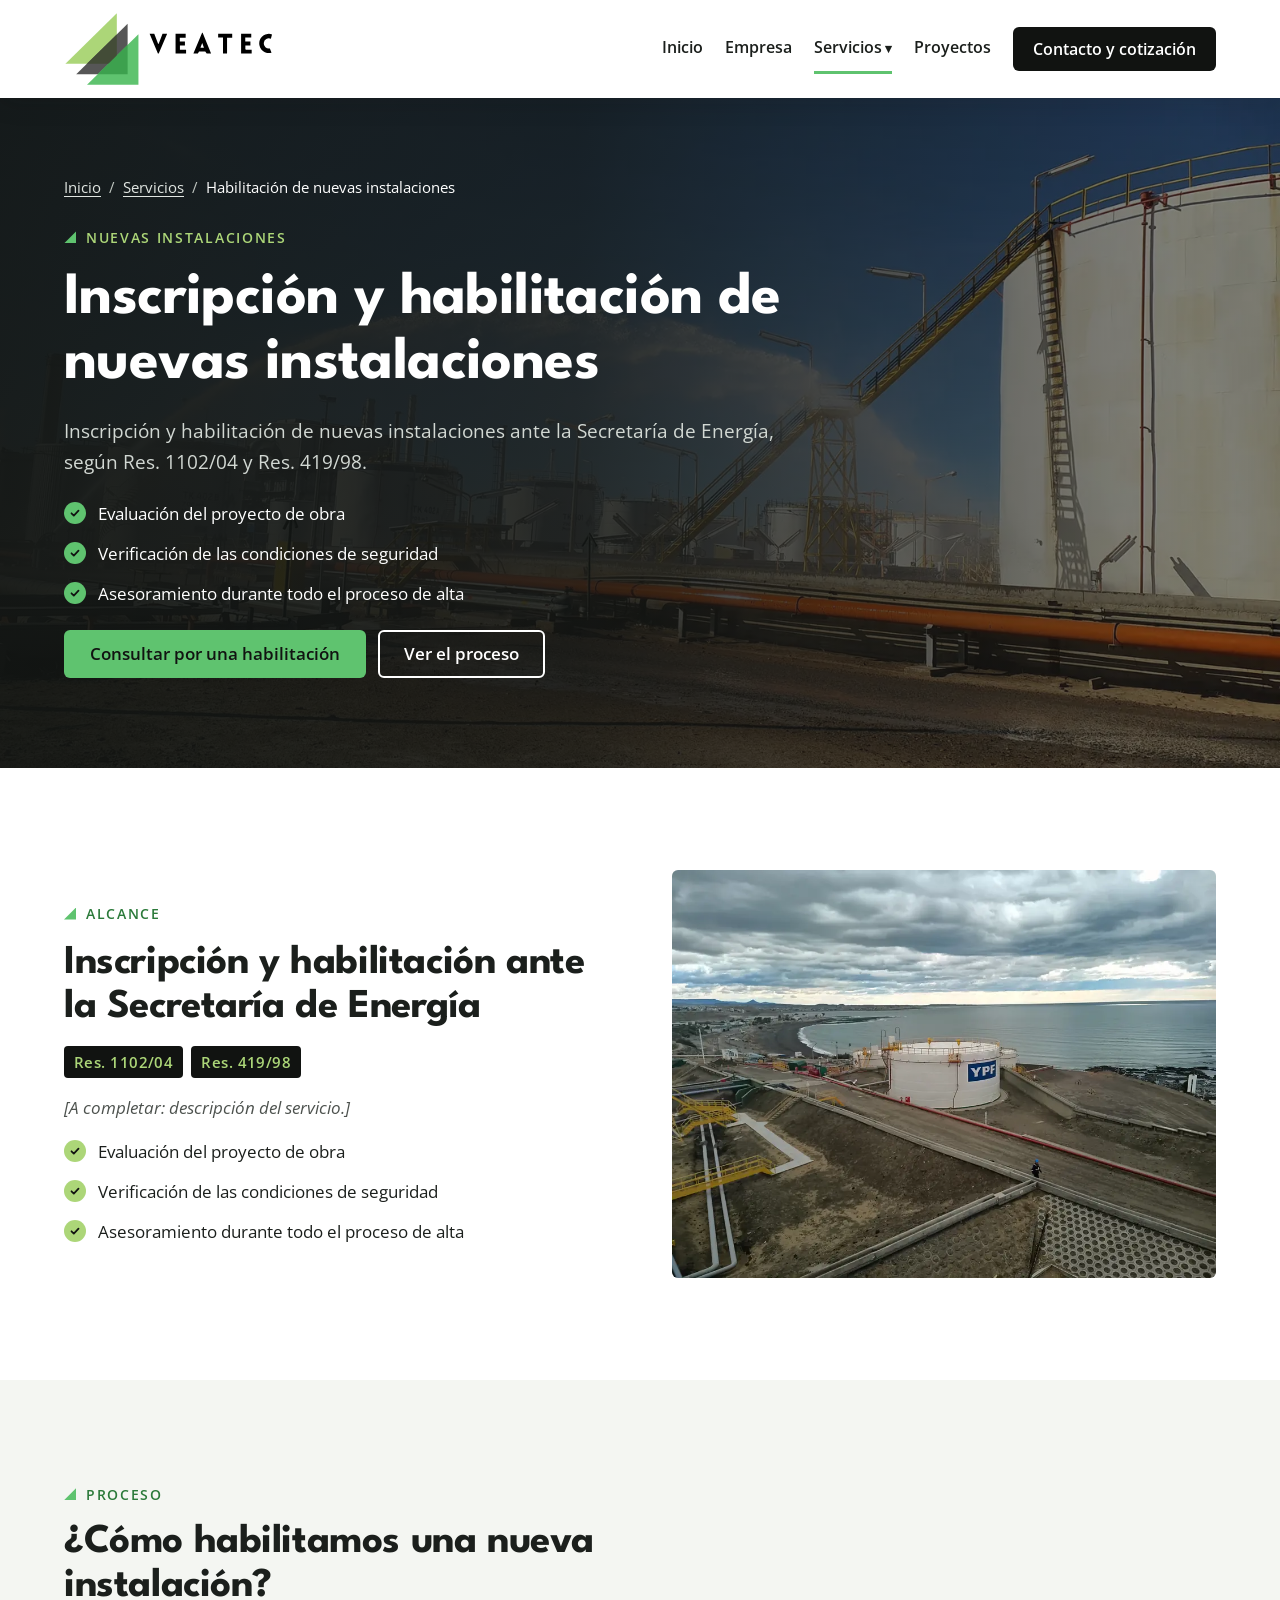
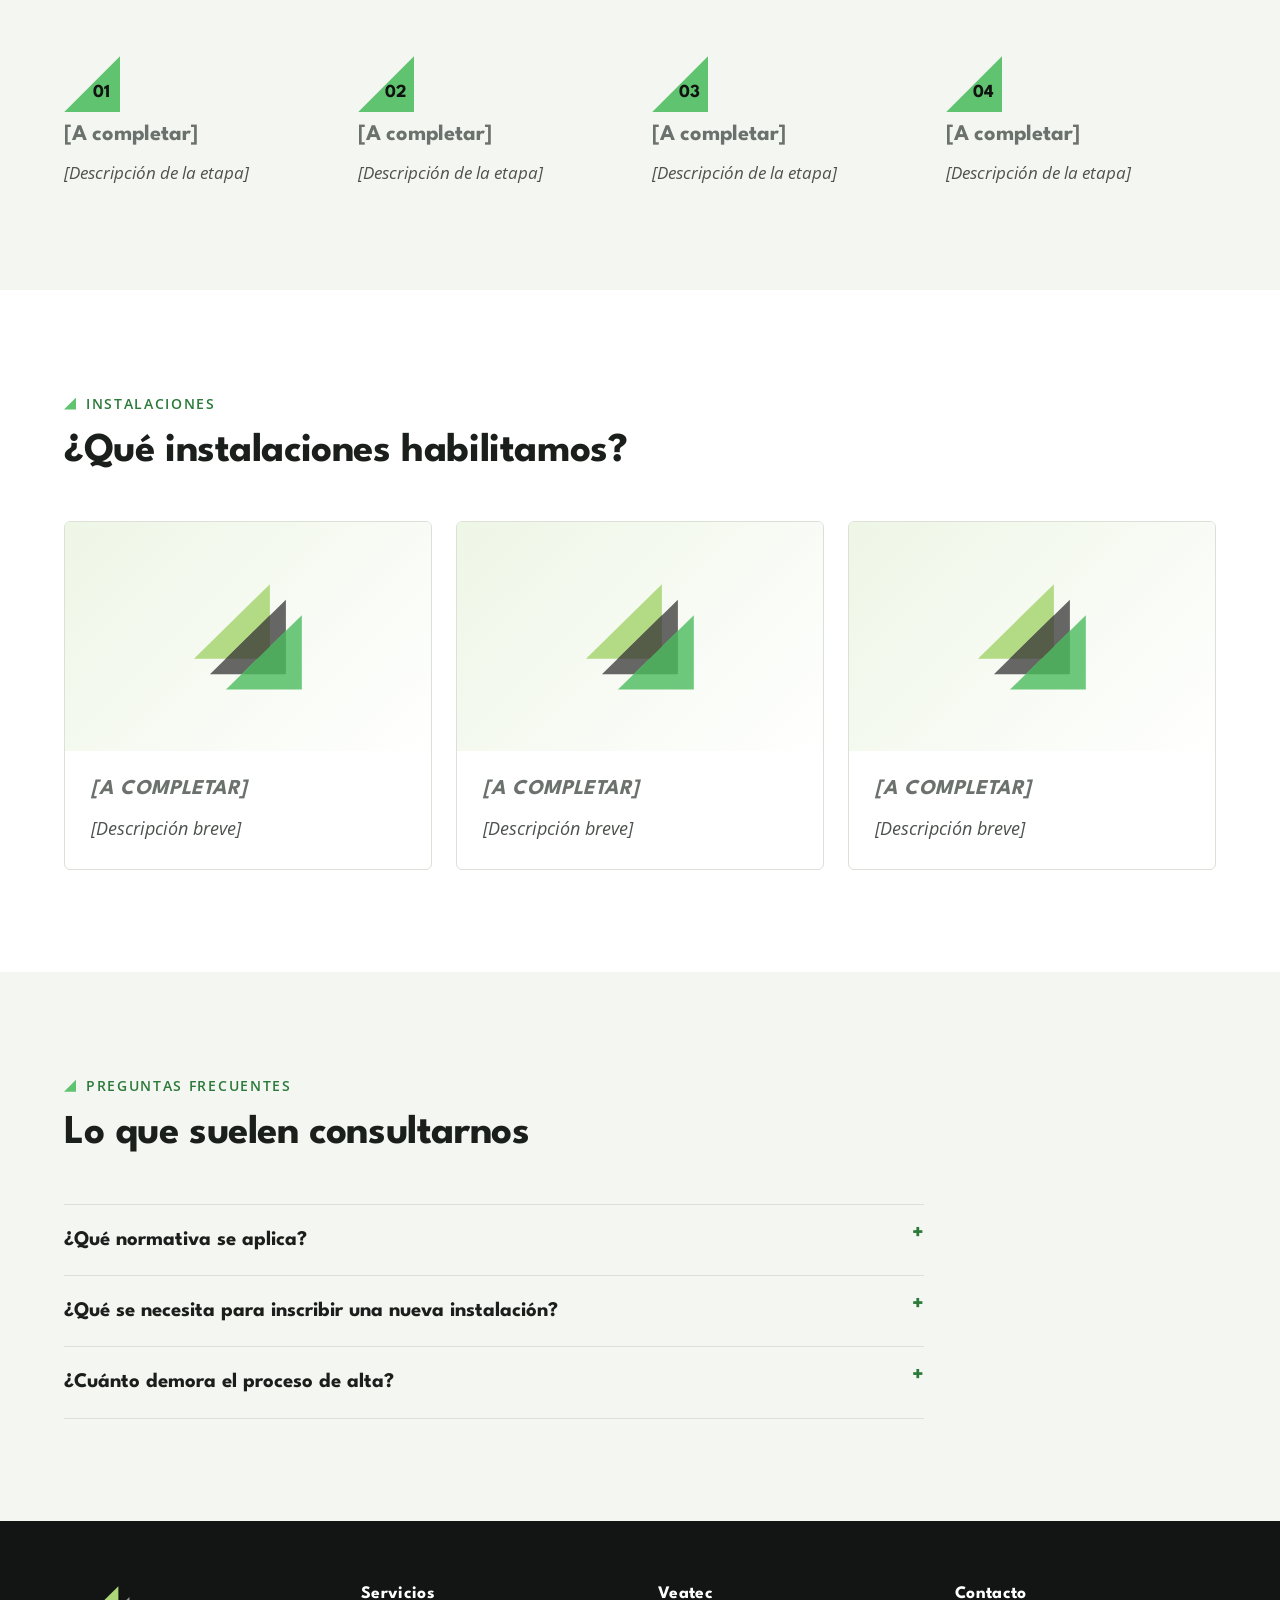
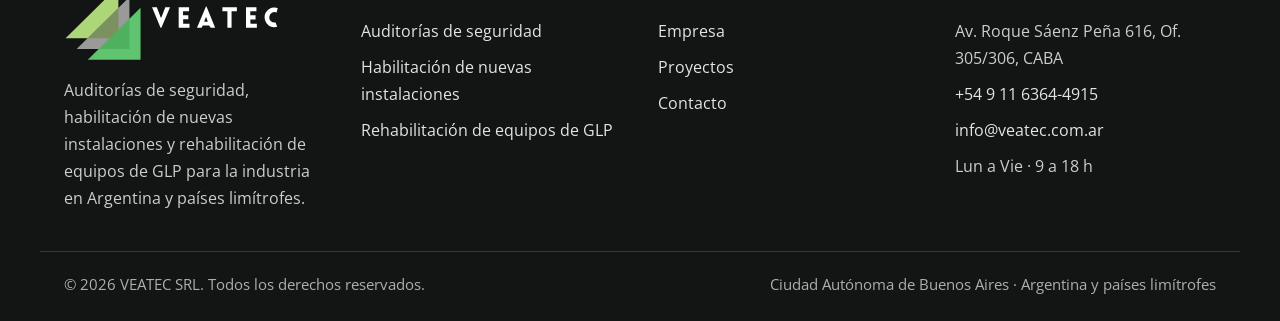
<file: habilitacion-nuevas-instalaciones.html>
<!doctype html>
<html lang="es-AR">
<head>
<meta charset="utf-8">
<meta name="viewport" content="width=device-width, initial-scale=1">
<title>Habilitación de nuevas instalaciones | Veatec</title>
<meta name="description" content="Inscripción y habilitación de nuevas instalaciones según Res. 1102/04 y Res. 419/98: evaluación del proyecto de obra, seguridad y asesoramiento en el alta.">
<!-- DEMO: evita que la copia de GitHub Pages se indexe. QUITAR esta línea al publicar en el dominio real. -->
<meta name="robots" content="noindex, nofollow">
<link rel="canonical" href="https://www.veatec.com.ar/habilitacion-nuevas-instalaciones.html">
<meta name="theme-color" content="#121513">
<link rel="icon" href="favicon.svg" type="image/svg+xml">
<link rel="apple-touch-icon" href="img/marca/apple-touch-icon.png">
<meta property="og:type" content="website">
<meta property="og:locale" content="es_AR">
<meta property="og:site_name" content="Veatec">
<meta property="og:title" content="Habilitación de nuevas instalaciones | Veatec">
<meta property="og:description" content="Inscripción y habilitación de nuevas instalaciones según Res. 1102/04 y Res. 419/98: evaluación del proyecto de obra, seguridad y asesoramiento en el alta.">
<meta property="og:url" content="https://www.veatec.com.ar/habilitacion-nuevas-instalaciones.html">
<meta property="og:image" content="https://www.veatec.com.ar/img/marca/og-veatec.jpg">
<meta property="og:image:width" content="1200">
<meta property="og:image:height" content="630">
<meta name="twitter:card" content="summary_large_image">
<link rel="preload" as="image" href="img/fotos/ypf-refineria-plaza-huincul-960.webp" imagesrcset="img/fotos/ypf-refineria-plaza-huincul-480.webp 480w, img/fotos/ypf-refineria-plaza-huincul-960.webp 960w, img/fotos/ypf-refineria-plaza-huincul-1600.webp 1600w" imagesizes="100vw" fetchpriority="high">
<link rel="preconnect" href="https://fonts.googleapis.com">
<link rel="preconnect" href="https://fonts.gstatic.com" crossorigin>
<link rel="stylesheet" href="https://fonts.googleapis.com/css2?family=League+Spartan:wght@600;700&amp;family=Open+Sans:wght@400;600&amp;display=swap">
<link rel="stylesheet" href="css/estilos.css">
<script>document.documentElement.classList.add('js');</script>
<script type="application/ld+json">
{
 "@context": "https://schema.org",
 "@graph": [
  {
   "@type": "BreadcrumbList",
   "itemListElement": [
    {
     "@type": "ListItem",
     "position": 1,
     "name": "Inicio",
     "item": "https://www.veatec.com.ar/"
    },
    {
     "@type": "ListItem",
     "position": 2,
     "name": "Servicios",
     "item": "https://www.veatec.com.ar/servicios.html"
    },
    {
     "@type": "ListItem",
     "position": 3,
     "name": "Habilitación de nuevas instalaciones",
     "item": "https://www.veatec.com.ar/habilitacion-nuevas-instalaciones.html"
    }
   ]
  },
  {
   "@type": "Service",
   "@id": "https://www.veatec.com.ar/habilitacion-nuevas-instalaciones.html#servicio",
   "name": "Inscripción y habilitación de nuevas instalaciones",
   "serviceType": "Inscripción y habilitación de nuevas instalaciones",
   "description": "Inscripción y habilitación de nuevas instalaciones según Res. 1102/04 y Res. 419/98: evaluación del proyecto de obra, seguridad y asesoramiento en el alta.",
   "url": "https://www.veatec.com.ar/habilitacion-nuevas-instalaciones.html",
   "provider": {
    "@id": "https://www.veatec.com.ar/#organizacion"
   },
   "areaServed": [
    {
     "@type": "Country",
     "name": "Argentina"
    },
    {
     "@type": "Country",
     "name": "Uruguay"
    },
    {
     "@type": "Country",
     "name": "Chile"
    },
    {
     "@type": "Country",
     "name": "Bolivia"
    },
    {
     "@type": "Country",
     "name": "Paraguay"
    },
    {
     "@type": "Country",
     "name": "Brasil"
    }
   ]
  },
  {
   "@type": "FAQPage",
   "mainEntity": [
    {
     "@type": "Question",
     "name": "¿Qué normativa se aplica?",
     "acceptedAnswer": {
      "@type": "Answer",
      "text": "La Res. 1102/04 y la Res. 419/98 de la Secretaría de Energía."
     }
    }
   ]
  }
 ]
}
</script>
</head>
<body>
<a class="skip-link" href="#contenido">Saltar al contenido</a>
<!-- ===== HEADER (en PHP: includes/header.php) ===== -->
<header class="site-header">
<div class="container header-main">
<a class="brand" href="index.html"><img src="img/marca/logo-veatec-compacto.svg" width="214" height="74" alt="Veatec, ir al inicio"></a>
<button class="nav-toggle" type="button" aria-expanded="false" aria-controls="menu-principal"><svg width="22" height="22" viewBox="0 0 24 24" fill="none" stroke="currentColor" stroke-width="2" stroke-linecap="round" aria-hidden="true"><path d="M4 7h16M4 12h16M4 17h16"></path></svg><span>Menú</span></button>
<nav id="menu-principal" class="main-nav" aria-label="Principal">
<ul class="nav-list">
<li><a class="nav-link" href="index.html">Inicio</a></li>
<li><a class="nav-link" href="empresa.html">Empresa</a></li>
<li class="has-sub"><a class="nav-link" href="servicios.html" aria-current="page">Servicios</a>
<ul class="sub-menu">
<li><a href="auditorias-de-seguridad.html">Auditorías de seguridad</a></li>
<li><a href="habilitacion-nuevas-instalaciones.html">Habilitación de nuevas instalaciones</a></li>
<li><a href="rehabilitacion-equipos-glp.html">Rehabilitación de equipos de GLP</a></li>
</ul>
</li>
<li><a class="nav-link" href="proyectos.html">Proyectos</a></li>
<li class="nav-cta-item"><a class="btn btn--dark nav-cta" href="contacto.html">Contacto y cotización</a></li>
</ul>
</nav>
</div>
</header>
<!-- ===== /HEADER ===== -->
<main id="contenido">
<section class="page-hero ">
<div class="page-hero__bg"><img src="img/fotos/ypf-refineria-plaza-huincul-960.webp" srcset="img/fotos/ypf-refineria-plaza-huincul-480.webp 480w, img/fotos/ypf-refineria-plaza-huincul-960.webp 960w, img/fotos/ypf-refineria-plaza-huincul-1600.webp 1600w" sizes="100vw" width="1600" height="1000" alt="" fetchpriority="high"></div>
<div class="container">
<div class="page-hero__copy">
<nav class="breadcrumbs" aria-label="Ruta de navegación"><ol>
<li><a href="index.html">Inicio</a></li><li aria-hidden="true">/</li>
<li><a href="servicios.html">Servicios</a></li><li aria-hidden="true">/</li>
<li><span aria-current="page">Habilitación de nuevas instalaciones</span></li>
</ol></nav>
<span class="eyebrow">Nuevas instalaciones</span>
<h1>Inscripción y habilitación de nuevas instalaciones</h1>
<p class="lead">Inscripción y habilitación de nuevas instalaciones ante la Secretaría de Energía, según Res. 1102/04 y Res. 419/98.</p>
<ul class="checklist">
<li>Evaluación del proyecto de obra</li>
<li>Verificación de las condiciones de seguridad</li>
<li>Asesoramiento durante todo el proceso de alta</li>
</ul>
<div class="btn-row">
<a class="btn btn--primary" href="contacto.html?servicio=nuevas">Consultar por una habilitación</a>
<a class="btn btn--outline" href="#proceso">Ver el proceso</a>
</div>
</div>
</div>
</section>
<section class="section" aria-labelledby="alcance-titulo">
<div class="container split">
<div class="split__copy">
<span class="eyebrow">Alcance</span>
<h2 id="alcance-titulo">Inscripción y habilitación ante la Secretaría de Energía</h2>
<ul class="norma-row" aria-label="Normativa de referencia"><li class="norma">Res. 1102/04</li><li class="norma">Res. 419/98</li></ul>
<p class="pending">[A completar: descripción del servicio.]</p>
<ul class="checklist">
<li>Evaluación del proyecto de obra</li>
<li>Verificación de las condiciones de seguridad</li>
<li>Asesoramiento durante todo el proceso de alta</li>
</ul>
</div>
<div class="split__media"><img src="img/fotos/ypf-comodoro-rivadavia-960.webp" srcset="img/fotos/ypf-comodoro-rivadavia-480.webp 480w, img/fotos/ypf-comodoro-rivadavia-960.webp 960w, img/fotos/ypf-comodoro-rivadavia-1600.webp 1600w" sizes="(max-width: 940px) 100vw, 560px" width="1600" height="1200" alt="Tanque de YPF frente al mar en Comodoro Rivadavia" loading="lazy" decoding="async"></div>
</div>
</section>
<section class="section section--alt" id="proceso" aria-labelledby="proceso-titulo">
<div class="container">
<div class="section-head"><div><span class="eyebrow">Proceso</span><h2 id="proceso-titulo">¿Cómo habilitamos una nueva instalación?</h2></div></div>
<ol class="steps">
<li><h3 class="pending">[A completar]</h3><p class="pending">[Descripción de la etapa]</p></li>
<li><h3 class="pending">[A completar]</h3><p class="pending">[Descripción de la etapa]</p></li>
<li><h3 class="pending">[A completar]</h3><p class="pending">[Descripción de la etapa]</p></li>
<li><h3 class="pending">[A completar]</h3><p class="pending">[Descripción de la etapa]</p></li>
</ol>
</div>
</section>
<section class="section" aria-labelledby="tipos-titulo">
<div class="container">
<div class="section-head"><div><span class="eyebrow">Instalaciones</span><h2 id="tipos-titulo">¿Qué instalaciones habilitamos?</h2></div></div>
<div class="grid grid--3">
<div class="service-card"><div class="service-card__img service-card__img--empty"><svg class="" viewBox="5 9.5 227 227" aria-hidden="true" focusable="false"><path fill="#ACD678" d="M7 168 L164 168 L164 14Z"/><path fill="#565656" d="M40 200 L197 200 L197 46Z"/><path fill="#5FC36F" d="M73 232 L230 232 L230 78Z"/><path fill="#434C37" d="M164 78.37 L72.62 168 L164 168Z"/><path fill="#3DA14E" d="M197 110.37 L105.62 200 L197 200Z"/></svg></div><div class="service-card__body"><h3 class="pending">[A completar]</h3><p class="pending">[Descripción breve]</p></div></div>
<div class="service-card"><div class="service-card__img service-card__img--empty"><svg class="" viewBox="5 9.5 227 227" aria-hidden="true" focusable="false"><path fill="#ACD678" d="M7 168 L164 168 L164 14Z"/><path fill="#565656" d="M40 200 L197 200 L197 46Z"/><path fill="#5FC36F" d="M73 232 L230 232 L230 78Z"/><path fill="#434C37" d="M164 78.37 L72.62 168 L164 168Z"/><path fill="#3DA14E" d="M197 110.37 L105.62 200 L197 200Z"/></svg></div><div class="service-card__body"><h3 class="pending">[A completar]</h3><p class="pending">[Descripción breve]</p></div></div>
<div class="service-card"><div class="service-card__img service-card__img--empty"><svg class="" viewBox="5 9.5 227 227" aria-hidden="true" focusable="false"><path fill="#ACD678" d="M7 168 L164 168 L164 14Z"/><path fill="#565656" d="M40 200 L197 200 L197 46Z"/><path fill="#5FC36F" d="M73 232 L230 232 L230 78Z"/><path fill="#434C37" d="M164 78.37 L72.62 168 L164 168Z"/><path fill="#3DA14E" d="M197 110.37 L105.62 200 L197 200Z"/></svg></div><div class="service-card__body"><h3 class="pending">[A completar]</h3><p class="pending">[Descripción breve]</p></div></div>
</div>
</div>
</section>
<section class="section section--alt" aria-labelledby="faq-titulo">
<div class="container">
<div class="section-head"><div><span class="eyebrow">Preguntas frecuentes</span><h2 id="faq-titulo">Lo que suelen consultarnos</h2></div></div>
<div class="faq">
<details><summary>¿Qué normativa se aplica?</summary><p>La Res. 1102/04 y la Res. 419/98 de la Secretaría de Energía.</p></details>
<details><summary>¿Qué se necesita para inscribir una nueva instalación?</summary><p class="pending">[A completar]</p></details>
<details><summary>¿Cuánto demora el proceso de alta?</summary><p class="pending">[A completar]</p></details>
</div>
</div>
</section>
</main>
<!-- ===== FOOTER (en PHP: includes/footer.php) ===== -->
<footer class="site-footer">
<div class="container footer-grid">
<div class="footer-brand">
<img src="img/marca/logo-veatec-negativo-compacto.svg" width="220" height="76" alt="Veatec" loading="lazy">
<p>Auditorías de seguridad, habilitación de nuevas instalaciones y rehabilitación de equipos de GLP para la industria en Argentina y países limítrofes.</p>
</div>
<div class="footer-col">
<h2>Servicios</h2>
<ul>
<li><a href="auditorias-de-seguridad.html">Auditorías de seguridad</a></li>
<li><a href="habilitacion-nuevas-instalaciones.html">Habilitación de nuevas instalaciones</a></li>
<li><a href="rehabilitacion-equipos-glp.html">Rehabilitación de equipos de GLP</a></li>
</ul>
</div>
<div class="footer-col">
<h2>Veatec</h2>
<ul>
<li><a href="empresa.html">Empresa</a></li>
<li><a href="proyectos.html">Proyectos</a></li>
<li><a href="contacto.html">Contacto</a></li>
</ul>
</div>
<div class="footer-col">
<h2>Contacto</h2>
<ul>
<li>Av. Roque Sáenz Peña 616, Of. 305/306, CABA</li>
<li><a href="tel:+5491163644915">+54 9 11 6364-4915</a></li>
<li><a href="mailto:info@veatec.com.ar">info@veatec.com.ar</a></li>
<li>Lun a Vie · 9 a 18 h</li>
</ul>
</div>
</div>
<div class="container footer-bottom">
<span>© 2026 VEATEC SRL. Todos los derechos reservados.</span>
<span>Ciudad Autónoma de Buenos Aires · Argentina y países limítrofes</span>
</div>
</footer>
<!-- ===== /FOOTER ===== -->
<script src="js/main.js" defer></script>
</body>
</html>
</file>
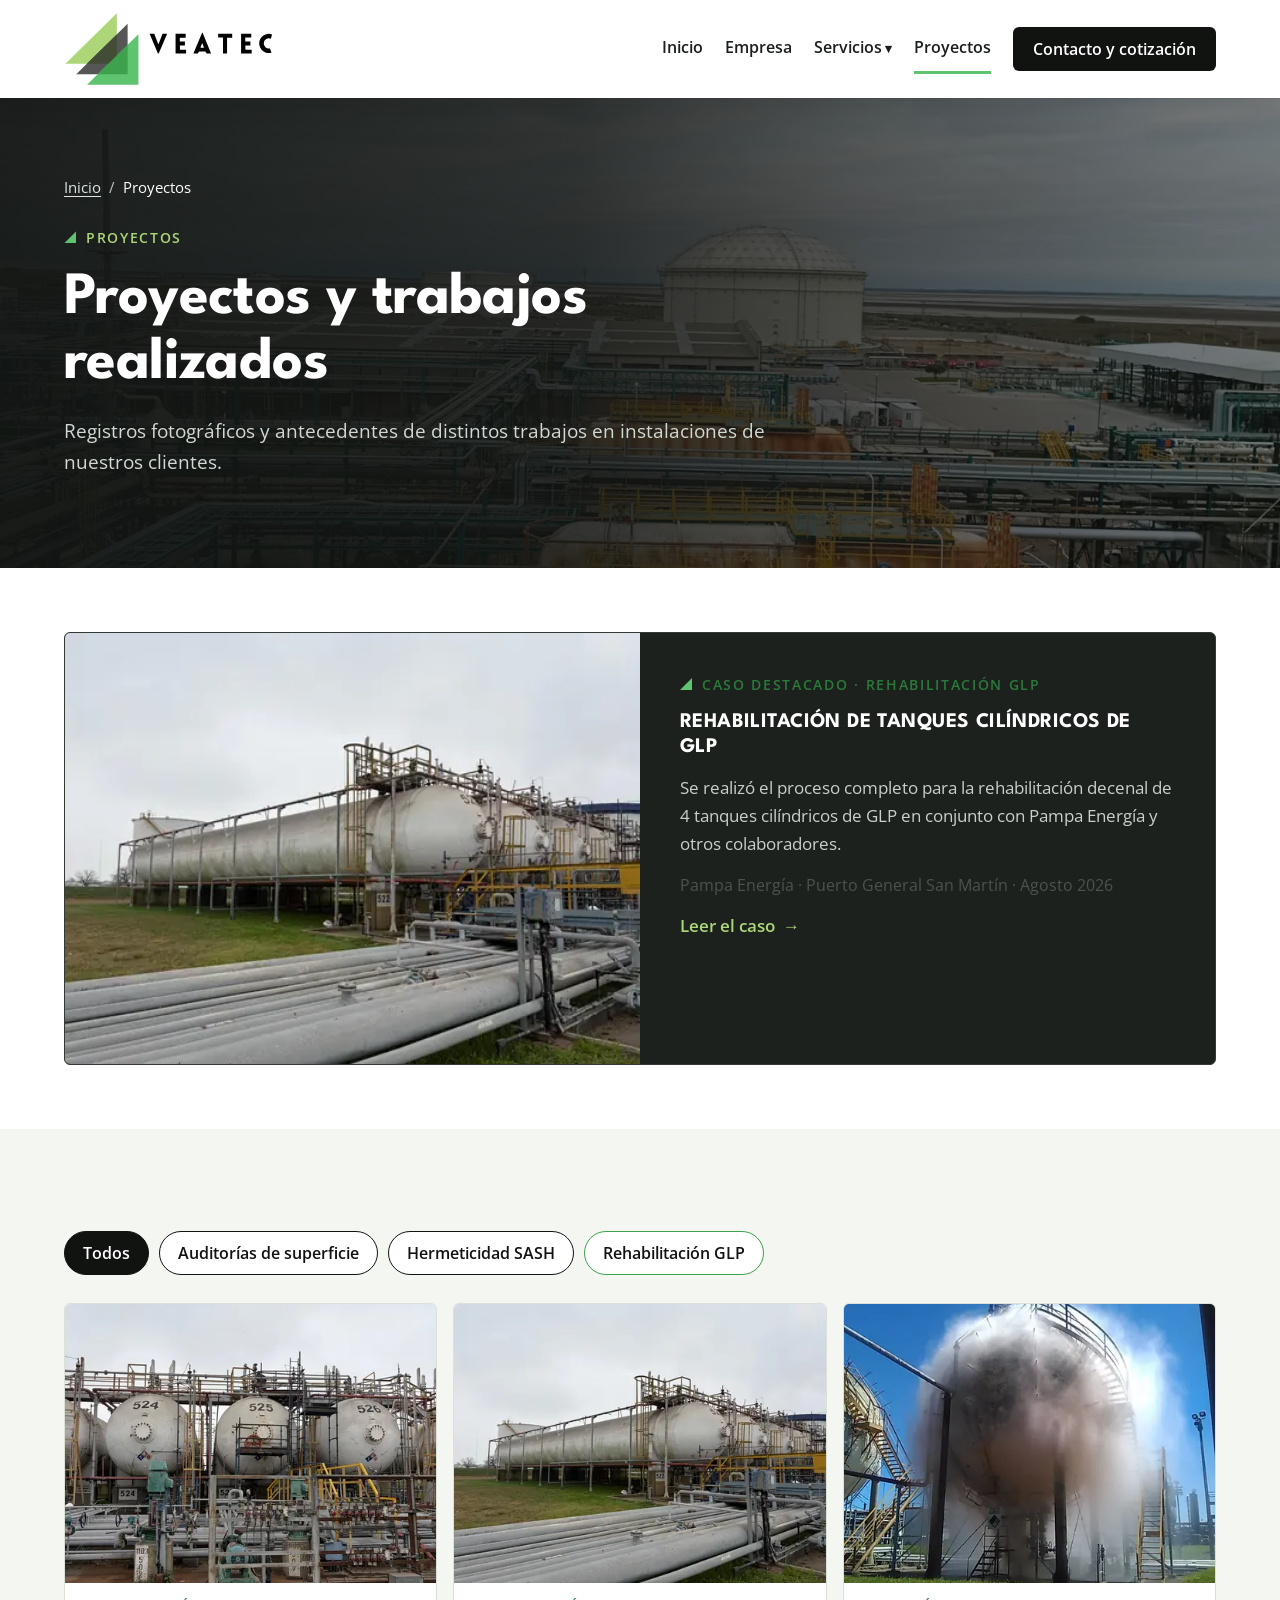
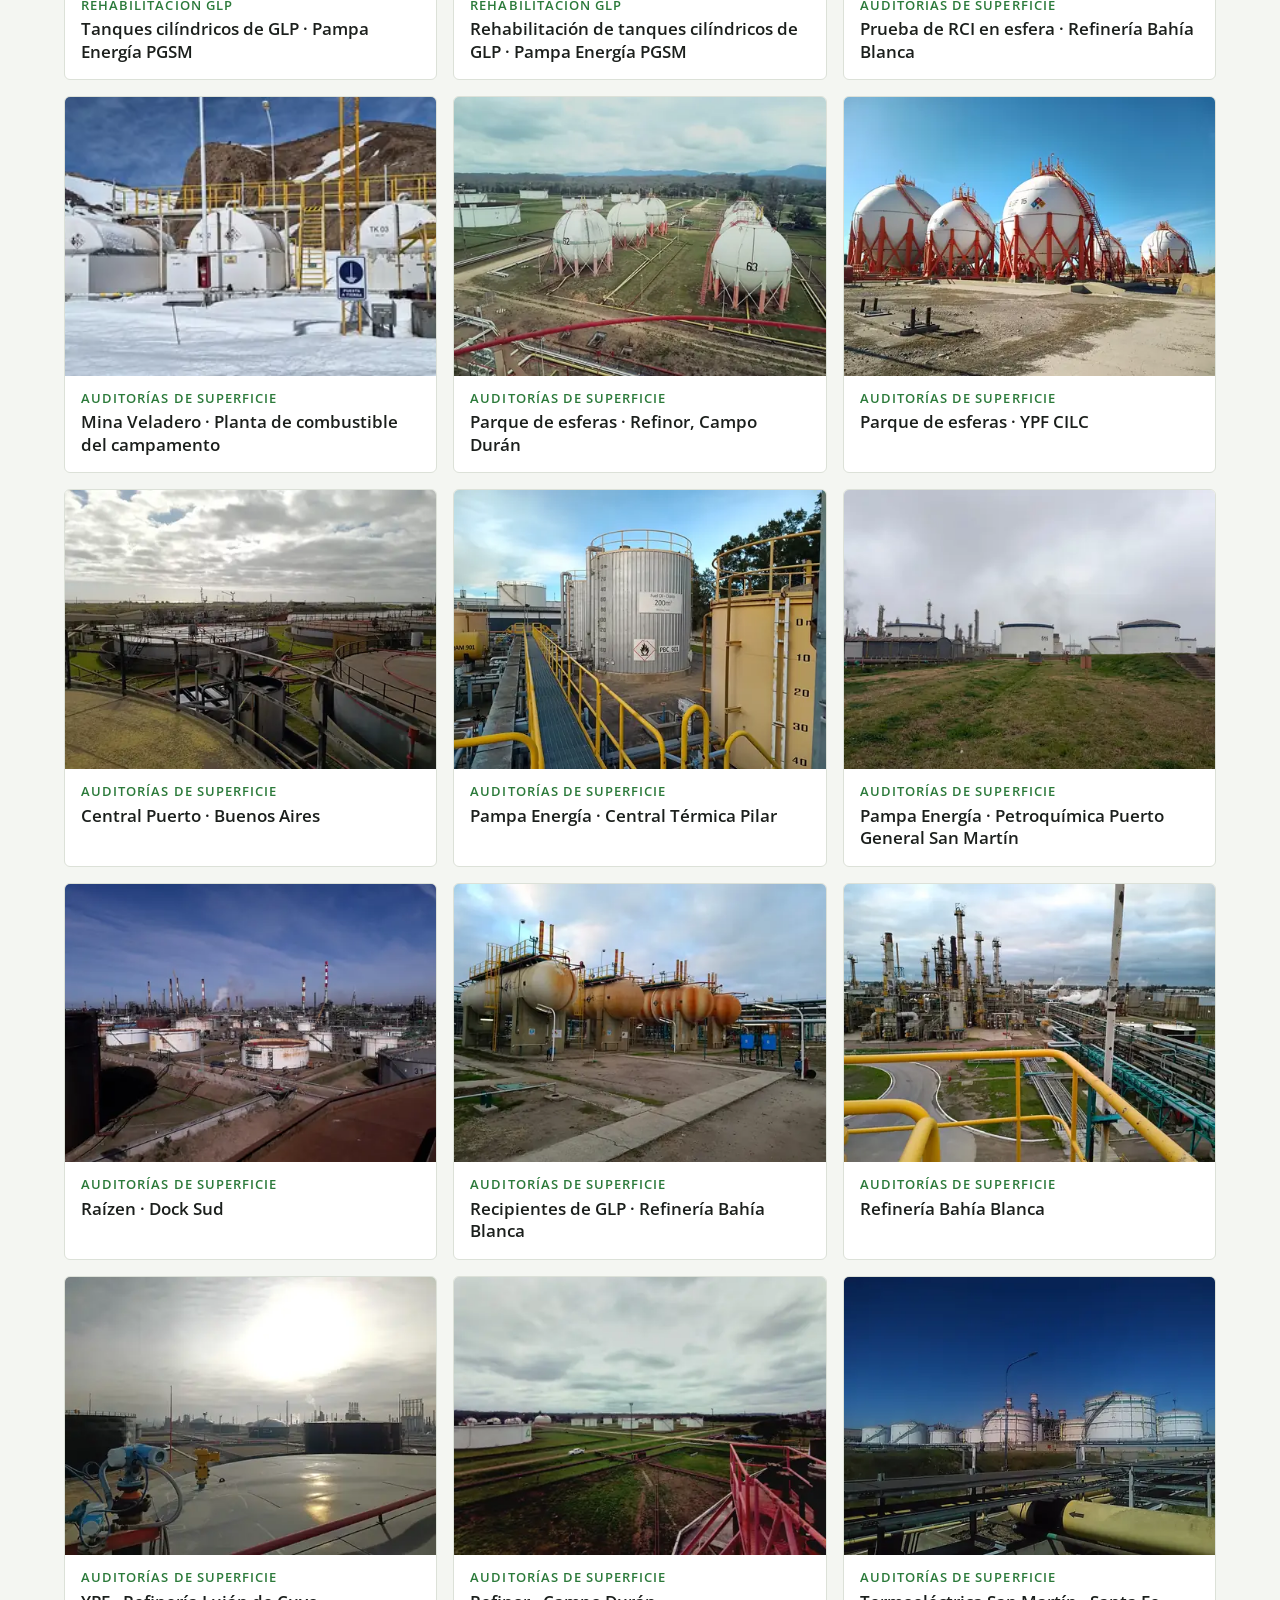
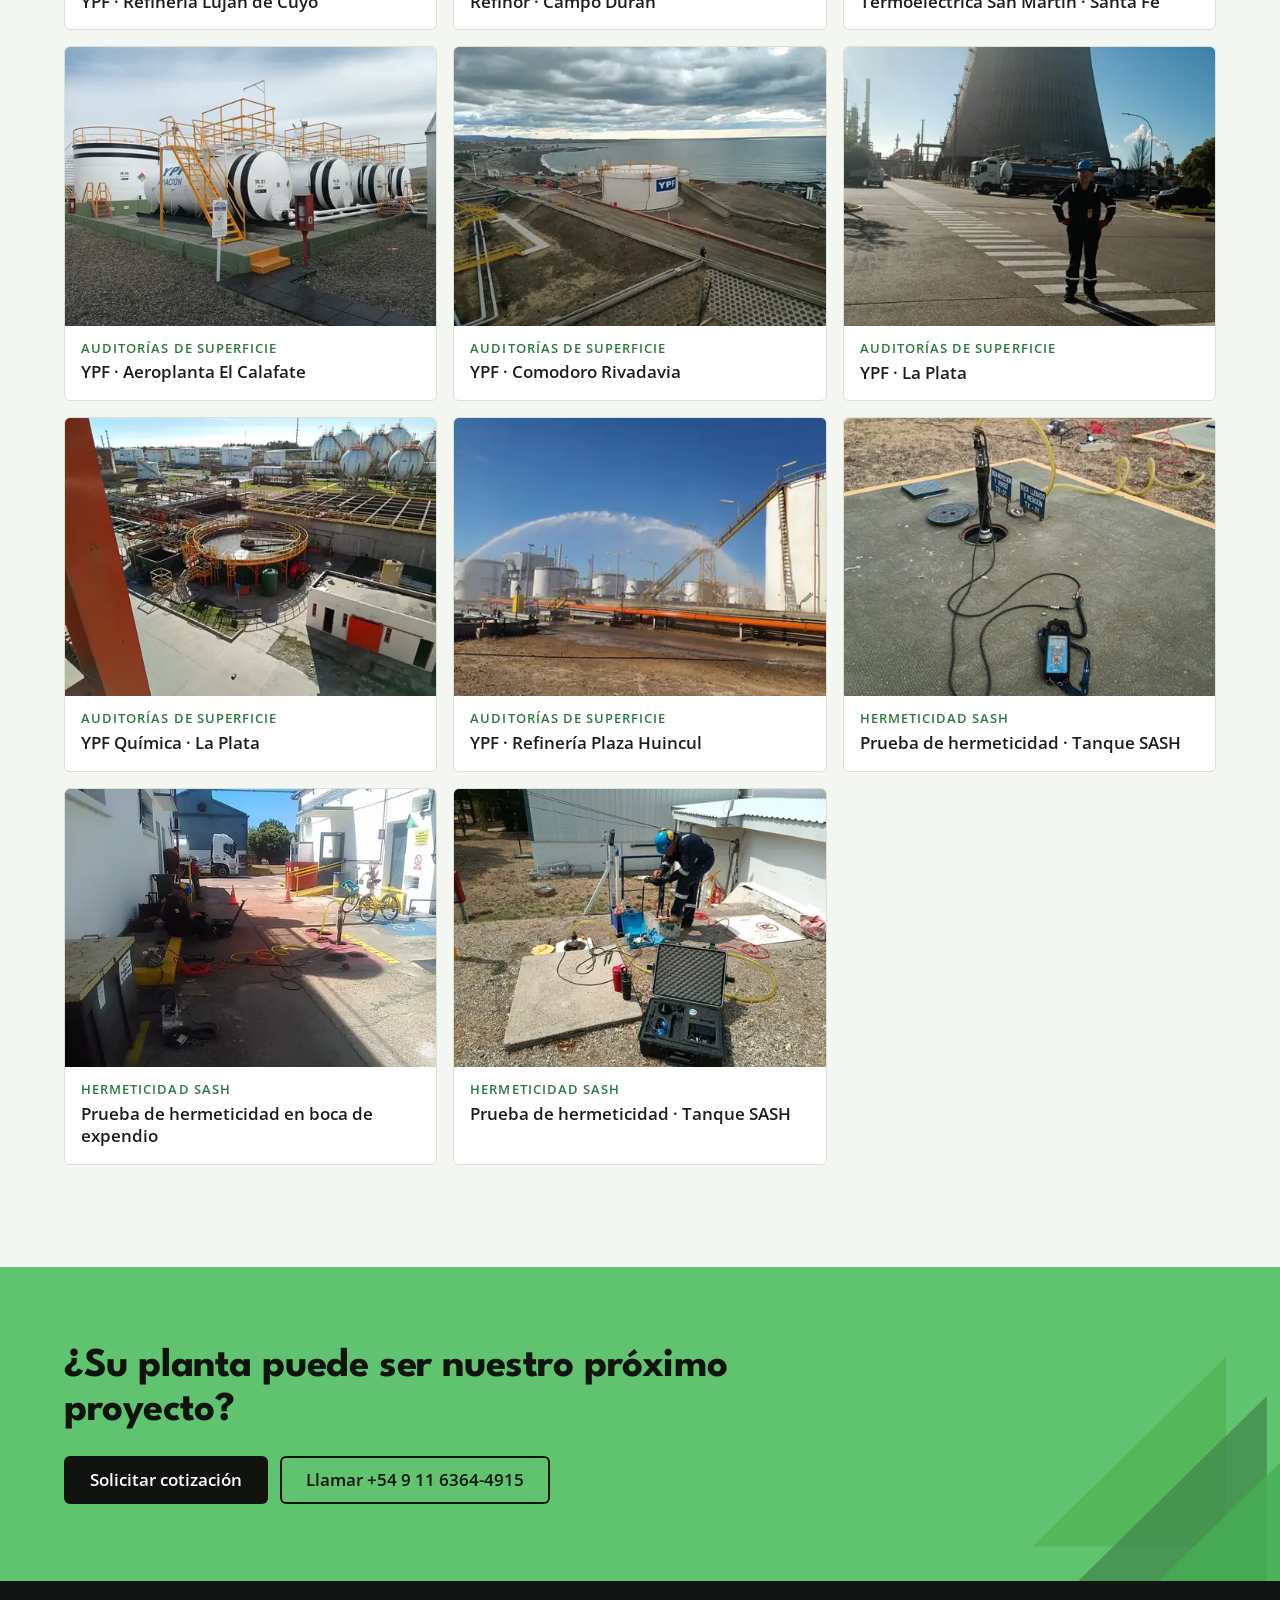
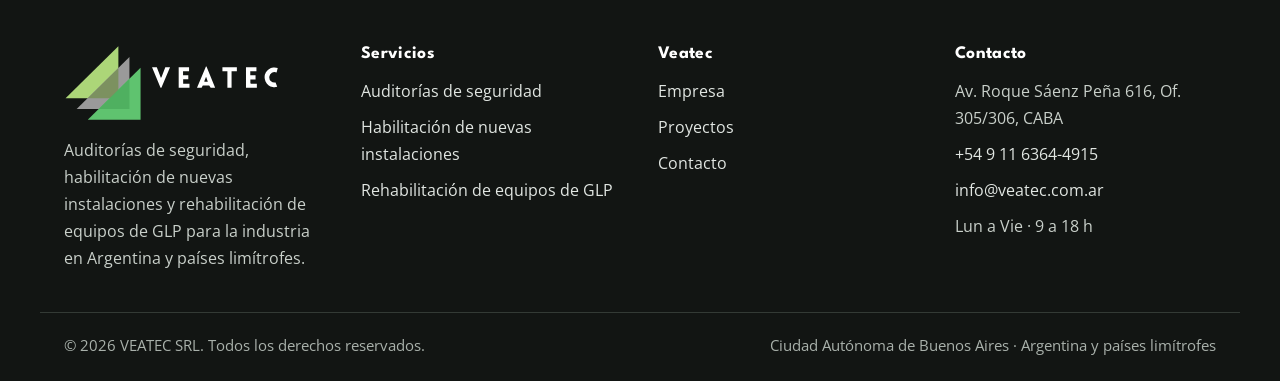
<file: proyectos.html>
<!doctype html>
<html lang="es-AR">
<head>
<meta charset="utf-8">
<meta name="viewport" content="width=device-width, initial-scale=1">
<title>Proyectos en refinerías y plantas del país | Veatec</title>
<meta name="description" content="Registros fotográficos y antecedentes de auditorías de seguridad, pruebas de hermeticidad SASH y rehabilitación de equipos de GLP en plantas de la industria.">
<!-- DEMO: evita que la copia de GitHub Pages se indexe. QUITAR esta línea al publicar en el dominio real. -->
<meta name="robots" content="noindex, nofollow">
<link rel="canonical" href="https://www.veatec.com.ar/proyectos.html">
<meta name="theme-color" content="#121513">
<link rel="icon" href="favicon.svg" type="image/svg+xml">
<link rel="apple-touch-icon" href="img/marca/apple-touch-icon.png">
<meta property="og:type" content="website">
<meta property="og:locale" content="es_AR">
<meta property="og:site_name" content="Veatec">
<meta property="og:title" content="Proyectos en refinerías y plantas del país | Veatec">
<meta property="og:description" content="Registros fotográficos y antecedentes de auditorías de seguridad, pruebas de hermeticidad SASH y rehabilitación de equipos de GLP en plantas de la industria.">
<meta property="og:url" content="https://www.veatec.com.ar/proyectos.html">
<meta property="og:image" content="https://www.veatec.com.ar/img/marca/og-veatec.jpg">
<meta property="og:image:width" content="1200">
<meta property="og:image:height" content="630">
<meta name="twitter:card" content="summary_large_image">
<link rel="preload" as="image" href="img/fotos/refineria-bahia-blanca-960.webp" imagesrcset="img/fotos/refineria-bahia-blanca-480.webp 480w, img/fotos/refineria-bahia-blanca-960.webp 960w, img/fotos/refineria-bahia-blanca-1600.webp 1600w" imagesizes="100vw" fetchpriority="high">
<link rel="preconnect" href="https://fonts.googleapis.com">
<link rel="preconnect" href="https://fonts.gstatic.com" crossorigin>
<link rel="stylesheet" href="https://fonts.googleapis.com/css2?family=League+Spartan:wght@600;700&amp;family=Open+Sans:wght@400;600&amp;display=swap">
<link rel="stylesheet" href="css/estilos.css">
<script>document.documentElement.classList.add('js');</script>
<script type="application/ld+json">
{
 "@context": "https://schema.org",
 "@graph": [
  {
   "@type": "BreadcrumbList",
   "itemListElement": [
    {
     "@type": "ListItem",
     "position": 1,
     "name": "Inicio",
     "item": "https://www.veatec.com.ar/"
    },
    {
     "@type": "ListItem",
     "position": 2,
     "name": "Proyectos",
     "item": "https://www.veatec.com.ar/proyectos.html"
    }
   ]
  }
 ]
}
</script>
</head>
<body>
<a class="skip-link" href="#contenido">Saltar al contenido</a>
<!-- ===== HEADER (en PHP: includes/header.php) ===== -->
<header class="site-header">
<div class="container header-main">
<a class="brand" href="index.html"><img src="img/marca/logo-veatec-compacto.svg" width="214" height="74" alt="Veatec, ir al inicio"></a>
<button class="nav-toggle" type="button" aria-expanded="false" aria-controls="menu-principal"><svg width="22" height="22" viewBox="0 0 24 24" fill="none" stroke="currentColor" stroke-width="2" stroke-linecap="round" aria-hidden="true"><path d="M4 7h16M4 12h16M4 17h16"></path></svg><span>Menú</span></button>
<nav id="menu-principal" class="main-nav" aria-label="Principal">
<ul class="nav-list">
<li><a class="nav-link" href="index.html">Inicio</a></li>
<li><a class="nav-link" href="empresa.html">Empresa</a></li>
<li class="has-sub"><a class="nav-link" href="servicios.html">Servicios</a>
<ul class="sub-menu">
<li><a href="auditorias-de-seguridad.html">Auditorías de seguridad</a></li>
<li><a href="habilitacion-nuevas-instalaciones.html">Habilitación de nuevas instalaciones</a></li>
<li><a href="rehabilitacion-equipos-glp.html">Rehabilitación de equipos de GLP</a></li>
</ul>
</li>
<li><a class="nav-link" href="proyectos.html" aria-current="page">Proyectos</a></li>
<li class="nav-cta-item"><a class="btn btn--dark nav-cta" href="contacto.html">Contacto y cotización</a></li>
</ul>
</nav>
</div>
</header>
<!-- ===== /HEADER ===== -->
<main id="contenido">
<section class="page-hero ">
<div class="page-hero__bg"><img src="img/fotos/refineria-bahia-blanca-960.webp" srcset="img/fotos/refineria-bahia-blanca-480.webp 480w, img/fotos/refineria-bahia-blanca-960.webp 960w, img/fotos/refineria-bahia-blanca-1600.webp 1600w" sizes="100vw" width="1600" height="1200" alt="" fetchpriority="high"></div>
<div class="container">
<div class="page-hero__copy">
<nav class="breadcrumbs" aria-label="Ruta de navegación"><ol>
<li><a href="index.html">Inicio</a></li><li aria-hidden="true">/</li>
<li><span aria-current="page">Proyectos</span></li>
</ol></nav>
<span class="eyebrow">Proyectos</span>
<h1>Proyectos y trabajos realizados</h1>
<p class="lead">Registros fotográficos y antecedentes de distintos trabajos en instalaciones de nuestros clientes.</p>
</div>
</div>
</section>
<section class="section section--tight" aria-labelledby="caso-titulo">
<div class="container">
<h2 id="caso-titulo" class="visually-hidden">Caso destacado</h2>
<a class="case case--dark" href="caso-estudio.html">
<div class="case__img"><img src="img/fotos/rehabilitacion-tk525-pampa-energia-960.webp" srcset="img/fotos/rehabilitacion-tk525-pampa-energia-480.webp 480w, img/fotos/rehabilitacion-tk525-pampa-energia-960.webp 960w, img/fotos/rehabilitacion-tk525-pampa-energia-1600.webp 1600w" sizes="(max-width: 940px) 100vw, 600px" width="1600" height="1200" alt="Cilindros horizontales de GLP en Pampa Energía, Puerto General San Martín" loading="lazy" decoding="async"></div>
<div class="case__body">
<span class="eyebrow">Caso destacado · Rehabilitación GLP</span>
<h3>Rehabilitación de tanques cilíndricos de GLP</h3>
<p>Se realizó el proceso completo para la rehabilitación decenal de 4 tanques cilíndricos de GLP en conjunto con Pampa Energía y otros colaboradores.</p>
<span class="case__meta">Pampa Energía · Puerto General San Martín · Agosto 2026</span>
<span class="link-arrow">Leer el caso</span>
</div>
</a>
</div>
</section>
<section class="section section--alt" aria-labelledby="galeria-titulo">
<div class="container">
<h2 id="galeria-titulo" class="visually-hidden">Galería de trabajos</h2>
<div class="filters" role="group" aria-label="Filtrar por servicio" data-filtros>
<button type="button" data-filter="todos" aria-pressed="true">Todos</button>
<button type="button" data-filter="auditorias" aria-pressed="false">Auditorías de superficie</button>
<button type="button" data-filter="sash" aria-pressed="false">Hermeticidad SASH</button>
<button type="button" data-filter="glp" aria-pressed="false">Rehabilitación GLP</button>
</div>
<div class="gallery" data-proyectos="todos">
<figure data-cat="glp">
<a class="g-link" href="caso-estudio.html"><div class="g-img"><img src="img/fotos/rehabilitacion-tk525-pampa-energia-2-960.webp" srcset="img/fotos/rehabilitacion-tk525-pampa-energia-2-480.webp 480w, img/fotos/rehabilitacion-tk525-pampa-energia-2-960.webp 960w, img/fotos/rehabilitacion-tk525-pampa-energia-2-1600.webp 1600w" sizes="(max-width: 700px) 100vw, (max-width: 1100px) 50vw, 380px" width="1600" height="2133" alt="Batería de cilindros de GLP en Pampa Energía, Puerto General San Martín" loading="lazy" decoding="async"></div></a>
<figcaption><span>Rehabilitación GLP</span>Tanques cilíndricos de GLP · Pampa Energía PGSM</figcaption>
</figure>
<figure data-cat="glp">
<a class="g-link" href="caso-estudio.html"><div class="g-img"><img src="img/fotos/rehabilitacion-tk525-pampa-energia-960.webp" srcset="img/fotos/rehabilitacion-tk525-pampa-energia-480.webp 480w, img/fotos/rehabilitacion-tk525-pampa-energia-960.webp 960w, img/fotos/rehabilitacion-tk525-pampa-energia-1600.webp 1600w" sizes="(max-width: 700px) 100vw, (max-width: 1100px) 50vw, 380px" width="1600" height="1200" alt="Cilindros horizontales de GLP en Pampa Energía, Puerto General San Martín" loading="lazy" decoding="async"></div></a>
<figcaption><span>Rehabilitación GLP</span>Rehabilitación de tanques cilíndricos de GLP · Pampa Energía PGSM</figcaption>
</figure>
<figure data-cat="auditorias">
<div class="g-img"><img src="img/fotos/prueba-rci-esfera-refineria-bahia-blanca-960.webp" srcset="img/fotos/prueba-rci-esfera-refineria-bahia-blanca-480.webp 480w, img/fotos/prueba-rci-esfera-refineria-bahia-blanca-960.webp 960w" sizes="(max-width: 700px) 100vw, (max-width: 1100px) 50vw, 380px" width="960" height="1280" alt="Prueba de la red contra incendios sobre una esfera en la Refinería Bahía Blanca" loading="lazy" decoding="async"></div>
<figcaption><span>Auditorías de superficie</span>Prueba de RCI en esfera · Refinería Bahía Blanca</figcaption>
</figure>
<figure data-cat="auditorias">
<div class="g-img"><img src="img/fotos/mina-veladero-planta-combustible-960.webp" srcset="img/fotos/mina-veladero-planta-combustible-480.webp 480w, img/fotos/mina-veladero-planta-combustible-960.webp 960w, img/fotos/mina-veladero-planta-combustible-1600.webp 1600w" sizes="(max-width: 700px) 100vw, (max-width: 1100px) 50vw, 380px" width="1600" height="739" alt="Planta de combustible del campamento de la mina Veladero, en la cordillera" loading="lazy" decoding="async"></div>
<figcaption><span>Auditorías de superficie</span>Mina Veladero · Planta de combustible del campamento</figcaption>
</figure>
<figure data-cat="auditorias">
<div class="g-img"><img src="img/fotos/parque-esferas-refinor-campo-duran-960.webp" srcset="img/fotos/parque-esferas-refinor-campo-duran-480.webp 480w, img/fotos/parque-esferas-refinor-campo-duran-960.webp 960w, img/fotos/parque-esferas-refinor-campo-duran-1600.webp 1600w" sizes="(max-width: 700px) 100vw, (max-width: 1100px) 50vw, 380px" width="1600" height="1200" alt="Parque de esferas de GLP de Refinor en Campo Durán" loading="lazy" decoding="async"></div>
<figcaption><span>Auditorías de superficie</span>Parque de esferas · Refinor, Campo Durán</figcaption>
</figure>
<figure data-cat="auditorias">
<div class="g-img"><img src="img/fotos/parque-esferas-ypf-cilc-960.webp" srcset="img/fotos/parque-esferas-ypf-cilc-480.webp 480w, img/fotos/parque-esferas-ypf-cilc-960.webp 960w, img/fotos/parque-esferas-ypf-cilc-1600.webp 1600w" sizes="(max-width: 700px) 100vw, (max-width: 1100px) 50vw, 380px" width="1600" height="1200" alt="Parque de esferas de GLP de YPF" loading="lazy" decoding="async"></div>
<figcaption><span>Auditorías de superficie</span>Parque de esferas · YPF CILC</figcaption>
</figure>
<figure data-cat="auditorias">
<div class="g-img"><img src="img/fotos/central-puerto-buenos-aires-960.webp" srcset="img/fotos/central-puerto-buenos-aires-480.webp 480w, img/fotos/central-puerto-buenos-aires-960.webp 960w, img/fotos/central-puerto-buenos-aires-1600.webp 1600w" sizes="(max-width: 700px) 100vw, (max-width: 1100px) 50vw, 380px" width="1600" height="1200" alt="Tanques de Central Puerto en Buenos Aires" loading="lazy" decoding="async"></div>
<figcaption><span>Auditorías de superficie</span>Central Puerto · Buenos Aires</figcaption>
</figure>
<figure data-cat="auditorias">
<div class="g-img"><img src="img/fotos/pampa-energia-ct-pilar-960.webp" srcset="img/fotos/pampa-energia-ct-pilar-480.webp 480w, img/fotos/pampa-energia-ct-pilar-960.webp 960w, img/fotos/pampa-energia-ct-pilar-1600.webp 1600w" sizes="(max-width: 700px) 100vw, (max-width: 1100px) 50vw, 380px" width="1600" height="1200" alt="Tanques y pasarelas en la Central Térmica Pilar de Pampa Energía" loading="lazy" decoding="async"></div>
<figcaption><span>Auditorías de superficie</span>Pampa Energía · Central Térmica Pilar</figcaption>
</figure>
<figure data-cat="auditorias">
<div class="g-img"><img src="img/fotos/pampa-energia-pgsm-960.webp" srcset="img/fotos/pampa-energia-pgsm-480.webp 480w, img/fotos/pampa-energia-pgsm-960.webp 960w, img/fotos/pampa-energia-pgsm-1600.webp 1600w" sizes="(max-width: 700px) 100vw, (max-width: 1100px) 50vw, 380px" width="1600" height="1200" alt="Petroquímica de Pampa Energía en Puerto General San Martín" loading="lazy" decoding="async"></div>
<figcaption><span>Auditorías de superficie</span>Pampa Energía · Petroquímica Puerto General San Martín</figcaption>
</figure>
<figure data-cat="auditorias">
<div class="g-img"><img src="img/fotos/raizen-dock-sud-960.webp" srcset="img/fotos/raizen-dock-sud-480.webp 480w, img/fotos/raizen-dock-sud-960.webp 960w, img/fotos/raizen-dock-sud-1600.webp 1600w" sizes="(max-width: 700px) 100vw, (max-width: 1100px) 50vw, 380px" width="1600" height="1200" alt="Vista de la planta de Raízen en Dock Sud" loading="lazy" decoding="async"></div>
<figcaption><span>Auditorías de superficie</span>Raízen · Dock Sud</figcaption>
</figure>
<figure data-cat="auditorias">
<div class="g-img"><img src="img/fotos/refineria-bahia-blanca-3-960.webp" srcset="img/fotos/refineria-bahia-blanca-3-480.webp 480w, img/fotos/refineria-bahia-blanca-3-960.webp 960w, img/fotos/refineria-bahia-blanca-3-1600.webp 1600w" sizes="(max-width: 700px) 100vw, (max-width: 1100px) 50vw, 380px" width="1600" height="1200" alt="Recipientes de GLP horizontales en la Refinería Bahía Blanca" loading="lazy" decoding="async"></div>
<figcaption><span>Auditorías de superficie</span>Recipientes de GLP · Refinería Bahía Blanca</figcaption>
</figure>
<figure data-cat="auditorias">
<div class="g-img"><img src="img/fotos/refineria-bahia-blanca-2-960.webp" srcset="img/fotos/refineria-bahia-blanca-2-480.webp 480w, img/fotos/refineria-bahia-blanca-2-960.webp 960w, img/fotos/refineria-bahia-blanca-2-1600.webp 1600w" sizes="(max-width: 700px) 100vw, (max-width: 1100px) 50vw, 380px" width="1600" height="1200" alt="Unidades de proceso de la Refinería Bahía Blanca" loading="lazy" decoding="async"></div>
<figcaption><span>Auditorías de superficie</span>Refinería Bahía Blanca</figcaption>
</figure>
<figure data-cat="auditorias">
<div class="g-img"><img src="img/fotos/ypf-refineria-lujan-de-cuyo-960.webp" srcset="img/fotos/ypf-refineria-lujan-de-cuyo-480.webp 480w, img/fotos/ypf-refineria-lujan-de-cuyo-960.webp 960w, img/fotos/ypf-refineria-lujan-de-cuyo-1600.webp 1600w" sizes="(max-width: 700px) 100vw, (max-width: 1100px) 50vw, 380px" width="1600" height="1200" alt="Vista desde el techo de un tanque en la Refinería Luján de Cuyo de YPF" loading="lazy" decoding="async"></div>
<figcaption><span>Auditorías de superficie</span>YPF · Refinería Luján de Cuyo</figcaption>
</figure>
<figure data-cat="auditorias">
<div class="g-img"><img src="img/fotos/refinor-campo-duran-960.webp" srcset="img/fotos/refinor-campo-duran-480.webp 480w, img/fotos/refinor-campo-duran-960.webp 960w, img/fotos/refinor-campo-duran-1600.webp 1600w" sizes="(max-width: 700px) 100vw, (max-width: 1100px) 50vw, 380px" width="1600" height="1204" alt="Tanques de Refinor en Campo Durán" loading="lazy" decoding="async"></div>
<figcaption><span>Auditorías de superficie</span>Refinor · Campo Durán</figcaption>
</figure>
<figure data-cat="auditorias">
<div class="g-img"><img src="img/fotos/termoelectrica-san-martin-960.webp" srcset="img/fotos/termoelectrica-san-martin-480.webp 480w, img/fotos/termoelectrica-san-martin-960.webp 960w" sizes="(max-width: 700px) 100vw, (max-width: 1100px) 50vw, 380px" width="960" height="720" alt="Tanques de la Termoeléctrica San Martín en Santa Fe" loading="lazy" decoding="async"></div>
<figcaption><span>Auditorías de superficie</span>Termoeléctrica San Martín · Santa Fe</figcaption>
</figure>
<figure data-cat="auditorias">
<div class="g-img"><img src="img/fotos/ypf-aeroplanta-el-calafate-960.webp" srcset="img/fotos/ypf-aeroplanta-el-calafate-480.webp 480w, img/fotos/ypf-aeroplanta-el-calafate-960.webp 960w, img/fotos/ypf-aeroplanta-el-calafate-1600.webp 1600w" sizes="(max-width: 700px) 100vw, (max-width: 1100px) 50vw, 380px" width="1600" height="1200" alt="Tanques de combustible de la aeroplanta de YPF en El Calafate" loading="lazy" decoding="async"></div>
<figcaption><span>Auditorías de superficie</span>YPF · Aeroplanta El Calafate</figcaption>
</figure>
<figure data-cat="auditorias">
<div class="g-img"><img src="img/fotos/ypf-comodoro-rivadavia-960.webp" srcset="img/fotos/ypf-comodoro-rivadavia-480.webp 480w, img/fotos/ypf-comodoro-rivadavia-960.webp 960w, img/fotos/ypf-comodoro-rivadavia-1600.webp 1600w" sizes="(max-width: 700px) 100vw, (max-width: 1100px) 50vw, 380px" width="1600" height="1200" alt="Tanque de YPF frente al mar en Comodoro Rivadavia" loading="lazy" decoding="async"></div>
<figcaption><span>Auditorías de superficie</span>YPF · Comodoro Rivadavia</figcaption>
</figure>
<figure data-cat="auditorias">
<div class="g-img"><img src="img/fotos/ypf-la-plata-480.webp" srcset="img/fotos/ypf-la-plata-480.webp 480w" sizes="(max-width: 700px) 100vw, (max-width: 1100px) 50vw, 380px" width="480" height="853" alt="Torre de enfriamiento en el complejo de YPF La Plata" loading="lazy" decoding="async"></div>
<figcaption><span>Auditorías de superficie</span>YPF · La Plata</figcaption>
</figure>
<figure data-cat="auditorias">
<div class="g-img"><img src="img/fotos/ypf-quimica-la-plata-960.webp" srcset="img/fotos/ypf-quimica-la-plata-480.webp 480w, img/fotos/ypf-quimica-la-plata-960.webp 960w, img/fotos/ypf-quimica-la-plata-1600.webp 1600w" sizes="(max-width: 700px) 100vw, (max-width: 1100px) 50vw, 380px" width="1600" height="1200" alt="Instalaciones de YPF Química La Plata" loading="lazy" decoding="async"></div>
<figcaption><span>Auditorías de superficie</span>YPF Química · La Plata</figcaption>
</figure>
<figure data-cat="auditorias">
<div class="g-img"><img src="img/fotos/ypf-refineria-plaza-huincul-960.webp" srcset="img/fotos/ypf-refineria-plaza-huincul-480.webp 480w, img/fotos/ypf-refineria-plaza-huincul-960.webp 960w, img/fotos/ypf-refineria-plaza-huincul-1600.webp 1600w" sizes="(max-width: 700px) 100vw, (max-width: 1100px) 50vw, 380px" width="1600" height="1000" alt="Prueba con agua en un tanque de la Refinería Plaza Huincul de YPF" loading="lazy" decoding="async"></div>
<figcaption><span>Auditorías de superficie</span>YPF · Refinería Plaza Huincul</figcaption>
</figure>
<figure data-cat="sash">
<div class="g-img"><img src="img/fotos/prueba-hermeticidad-sash-2-960.webp" srcset="img/fotos/prueba-hermeticidad-sash-2-480.webp 480w, img/fotos/prueba-hermeticidad-sash-2-960.webp 960w, img/fotos/prueba-hermeticidad-sash-2-1600.webp 1600w" sizes="(max-width: 700px) 100vw, (max-width: 1100px) 50vw, 380px" width="1600" height="2133" alt="Sensores de prueba de hermeticidad en bocas de un tanque subterráneo" loading="lazy" decoding="async"></div>
<figcaption><span>Hermeticidad SASH</span>Prueba de hermeticidad · Tanque SASH</figcaption>
</figure>
<figure data-cat="sash">
<div class="g-img"><img src="img/fotos/prueba-hermeticidad-sash-3-960.webp" srcset="img/fotos/prueba-hermeticidad-sash-3-480.webp 480w, img/fotos/prueba-hermeticidad-sash-3-960.webp 960w" sizes="(max-width: 700px) 100vw, (max-width: 1100px) 50vw, 380px" width="960" height="720" alt="Prueba de hermeticidad en una estación de servicio" loading="lazy" decoding="async"></div>
<figcaption><span>Hermeticidad SASH</span>Prueba de hermeticidad en boca de expendio</figcaption>
</figure>
<figure data-cat="sash">
<div class="g-img"><img src="img/fotos/prueba-hermeticidad-sash-960.webp" srcset="img/fotos/prueba-hermeticidad-sash-480.webp 480w, img/fotos/prueba-hermeticidad-sash-960.webp 960w, img/fotos/prueba-hermeticidad-sash-1600.webp 1600w" sizes="(max-width: 700px) 100vw, (max-width: 1100px) 50vw, 380px" width="1600" height="1200" alt="Equipo de prueba de hermeticidad sobre un tanque subterráneo (SASH)" loading="lazy" decoding="async"></div>
<figcaption><span>Hermeticidad SASH</span>Prueba de hermeticidad · Tanque SASH</figcaption>
</figure>
</div>
</div>
</section>
<section class="cta-band">
<svg class="cta-band__tris" viewBox="5 9.5 227 227" aria-hidden="true" focusable="false"><path fill="#ACD678" d="M7 168 L164 168 L164 14Z"/><path fill="#565656" d="M40 200 L197 200 L197 46Z"/><path fill="#5FC36F" d="M73 232 L230 232 L230 78Z"/><path fill="#434C37" d="M164 78.37 L72.62 168 L164 168Z"/><path fill="#3DA14E" d="M197 110.37 L105.62 200 L197 200Z"/></svg>
<div class="container">
<div>
<h2>¿Su planta puede ser nuestro próximo proyecto?</h2>
</div>
<div class="btn-row">
<a class="btn btn--dark" href="contacto.html">Solicitar cotización</a>
<a class="btn btn--outline" href="tel:+5491163644915">Llamar +54 9 11 6364-4915</a>
</div>
</div>
</section>
</main>
<!-- ===== FOOTER (en PHP: includes/footer.php) ===== -->
<footer class="site-footer">
<div class="container footer-grid">
<div class="footer-brand">
<img src="img/marca/logo-veatec-negativo-compacto.svg" width="220" height="76" alt="Veatec" loading="lazy">
<p>Auditorías de seguridad, habilitación de nuevas instalaciones y rehabilitación de equipos de GLP para la industria en Argentina y países limítrofes.</p>
</div>
<div class="footer-col">
<h2>Servicios</h2>
<ul>
<li><a href="auditorias-de-seguridad.html">Auditorías de seguridad</a></li>
<li><a href="habilitacion-nuevas-instalaciones.html">Habilitación de nuevas instalaciones</a></li>
<li><a href="rehabilitacion-equipos-glp.html">Rehabilitación de equipos de GLP</a></li>
</ul>
</div>
<div class="footer-col">
<h2>Veatec</h2>
<ul>
<li><a href="empresa.html">Empresa</a></li>
<li><a href="proyectos.html">Proyectos</a></li>
<li><a href="contacto.html">Contacto</a></li>
</ul>
</div>
<div class="footer-col">
<h2>Contacto</h2>
<ul>
<li>Av. Roque Sáenz Peña 616, Of. 305/306, CABA</li>
<li><a href="tel:+5491163644915">+54 9 11 6364-4915</a></li>
<li><a href="mailto:info@veatec.com.ar">info@veatec.com.ar</a></li>
<li>Lun a Vie · 9 a 18 h</li>
</ul>
</div>
</div>
<div class="container footer-bottom">
<span>© 2026 VEATEC SRL. Todos los derechos reservados.</span>
<span>Ciudad Autónoma de Buenos Aires · Argentina y países limítrofes</span>
</div>
</footer>
<!-- ===== /FOOTER ===== -->
<script src="js/main.js" defer></script>
<script src="js/proyectos.js" defer></script>
</body>
</html>
</file>
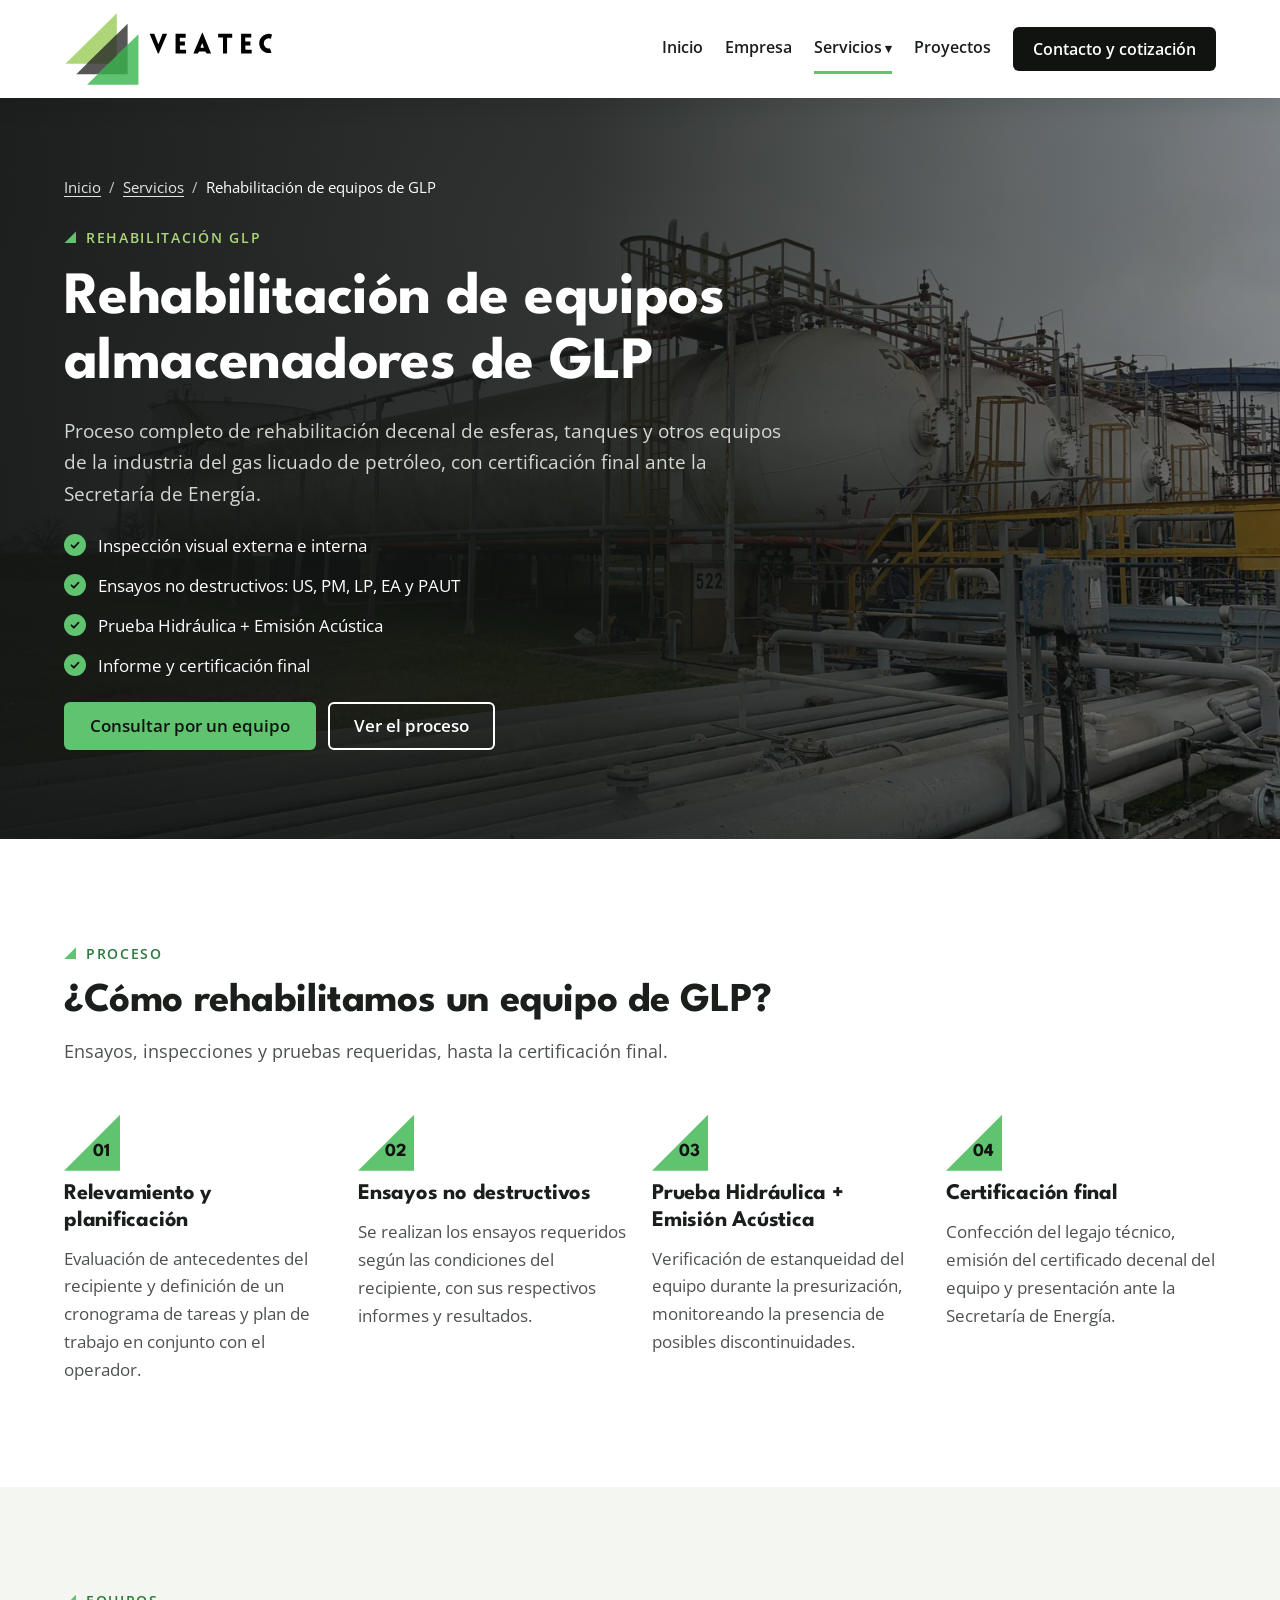
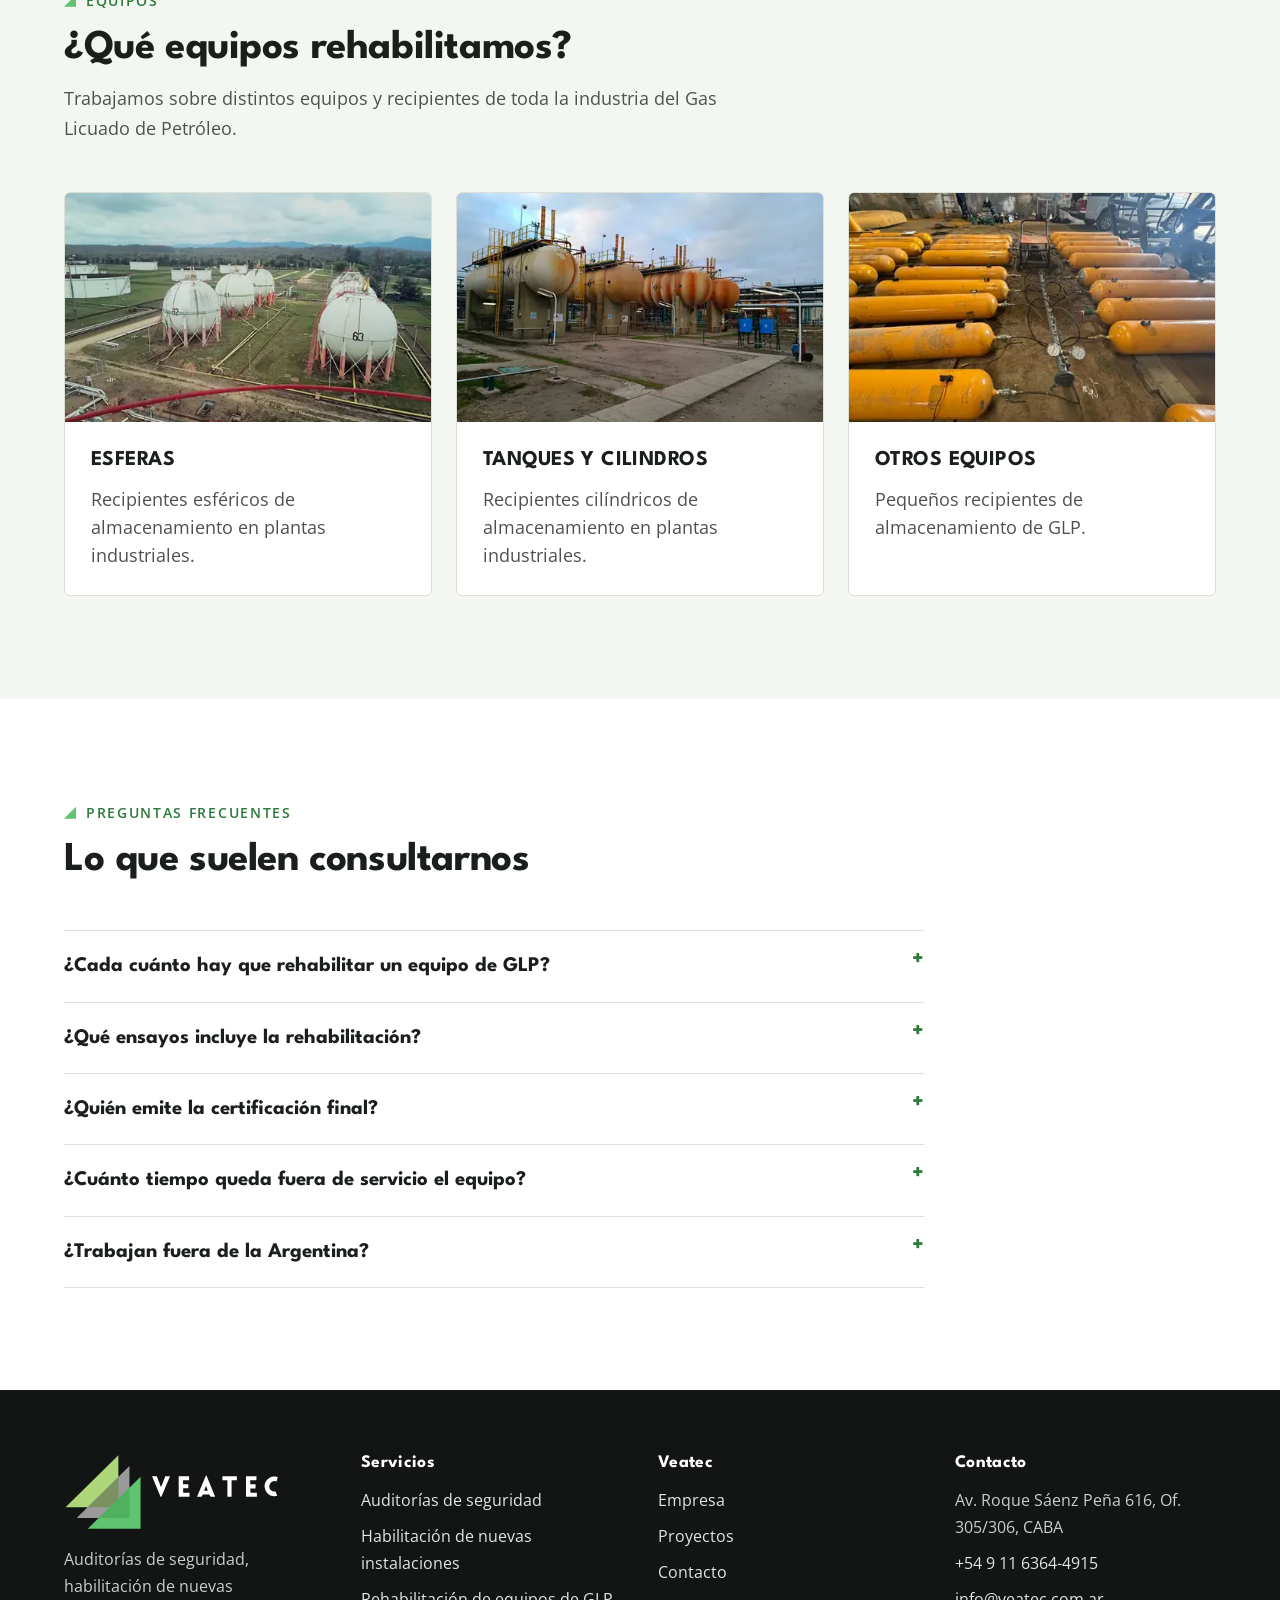
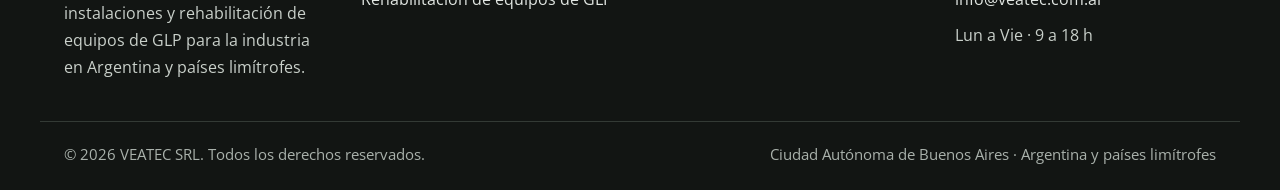
<file: rehabilitacion-equipos-glp.html>
<!doctype html>
<html lang="es-AR">
<head>
<meta charset="utf-8">
<meta name="viewport" content="width=device-width, initial-scale=1">
<title>Rehabilitación de equipos de GLP | Veatec</title>
<meta name="description" content="Rehabilitación decenal de esferas, tanques y equipos de GLP: relevamiento, ensayos, Prueba Hidráulica + Emisión Acústica y certificación ante la SE.">
<!-- DEMO: evita que la copia de GitHub Pages se indexe. QUITAR esta línea al publicar en el dominio real. -->
<meta name="robots" content="noindex, nofollow">
<link rel="canonical" href="https://www.veatec.com.ar/rehabilitacion-equipos-glp.html">
<meta name="theme-color" content="#121513">
<link rel="icon" href="favicon.svg" type="image/svg+xml">
<link rel="apple-touch-icon" href="img/marca/apple-touch-icon.png">
<meta property="og:type" content="website">
<meta property="og:locale" content="es_AR">
<meta property="og:site_name" content="Veatec">
<meta property="og:title" content="Rehabilitación de equipos de GLP | Veatec">
<meta property="og:description" content="Rehabilitación decenal de esferas, tanques y equipos de GLP: relevamiento, ensayos, Prueba Hidráulica + Emisión Acústica y certificación ante la SE.">
<meta property="og:url" content="https://www.veatec.com.ar/rehabilitacion-equipos-glp.html">
<meta property="og:image" content="https://www.veatec.com.ar/img/marca/og-veatec.jpg">
<meta property="og:image:width" content="1200">
<meta property="og:image:height" content="630">
<meta name="twitter:card" content="summary_large_image">
<link rel="preload" as="image" href="img/fotos/rehabilitacion-tk525-pampa-energia-960.webp" imagesrcset="img/fotos/rehabilitacion-tk525-pampa-energia-480.webp 480w, img/fotos/rehabilitacion-tk525-pampa-energia-960.webp 960w, img/fotos/rehabilitacion-tk525-pampa-energia-1600.webp 1600w" imagesizes="100vw" fetchpriority="high">
<link rel="preconnect" href="https://fonts.googleapis.com">
<link rel="preconnect" href="https://fonts.gstatic.com" crossorigin>
<link rel="stylesheet" href="https://fonts.googleapis.com/css2?family=League+Spartan:wght@600;700&amp;family=Open+Sans:wght@400;600&amp;display=swap">
<link rel="stylesheet" href="css/estilos.css">
<script>document.documentElement.classList.add('js');</script>
<script type="application/ld+json">
{
 "@context": "https://schema.org",
 "@graph": [
  {
   "@type": "BreadcrumbList",
   "itemListElement": [
    {
     "@type": "ListItem",
     "position": 1,
     "name": "Inicio",
     "item": "https://www.veatec.com.ar/"
    },
    {
     "@type": "ListItem",
     "position": 2,
     "name": "Servicios",
     "item": "https://www.veatec.com.ar/servicios.html"
    },
    {
     "@type": "ListItem",
     "position": 3,
     "name": "Rehabilitación de equipos de GLP",
     "item": "https://www.veatec.com.ar/rehabilitacion-equipos-glp.html"
    }
   ]
  },
  {
   "@type": "Service",
   "@id": "https://www.veatec.com.ar/rehabilitacion-equipos-glp.html#servicio",
   "name": "Rehabilitación de equipos almacenadores de GLP",
   "serviceType": "Rehabilitación de equipos almacenadores de GLP",
   "description": "Rehabilitación decenal de esferas, tanques y equipos de GLP: relevamiento, ensayos, Prueba Hidráulica + Emisión Acústica y certificación ante la SE.",
   "url": "https://www.veatec.com.ar/rehabilitacion-equipos-glp.html",
   "provider": {
    "@id": "https://www.veatec.com.ar/#organizacion"
   },
   "areaServed": [
    {
     "@type": "Country",
     "name": "Argentina"
    },
    {
     "@type": "Country",
     "name": "Uruguay"
    },
    {
     "@type": "Country",
     "name": "Chile"
    },
    {
     "@type": "Country",
     "name": "Bolivia"
    },
    {
     "@type": "Country",
     "name": "Paraguay"
    },
    {
     "@type": "Country",
     "name": "Brasil"
    }
   ]
  },
  {
   "@type": "FAQPage",
   "mainEntity": [
    {
     "@type": "Question",
     "name": "¿Qué ensayos incluye la rehabilitación?",
     "acceptedAnswer": {
      "@type": "Answer",
      "text": "Inspección visual externa e interna, los ensayos no destructivos requeridos según las condiciones del recipiente (ultrasonido, partículas magnéticas, líquidos penetrantes, emisión acústica y phased array) y Prueba Hidráulica + Emisión Acústica, con informe y certificación final."
     }
    },
    {
     "@type": "Question",
     "name": "¿Quién emite la certificación final?",
     "acceptedAnswer": {
      "@type": "Answer",
      "text": "El proceso concluye con la emisión del certificado decenal del equipo y su presentación ante la Secretaría de Energía."
     }
    },
    {
     "@type": "Question",
     "name": "¿Trabajan fuera de la Argentina?",
     "acceptedAnswer": {
      "@type": "Answer",
      "text": "Sí, trabajamos en Argentina y países limítrofes."
     }
    }
   ]
  }
 ]
}
</script>
</head>
<body>
<a class="skip-link" href="#contenido">Saltar al contenido</a>
<!-- ===== HEADER (en PHP: includes/header.php) ===== -->
<header class="site-header">
<div class="container header-main">
<a class="brand" href="index.html"><img src="img/marca/logo-veatec-compacto.svg" width="214" height="74" alt="Veatec, ir al inicio"></a>
<button class="nav-toggle" type="button" aria-expanded="false" aria-controls="menu-principal"><svg width="22" height="22" viewBox="0 0 24 24" fill="none" stroke="currentColor" stroke-width="2" stroke-linecap="round" aria-hidden="true"><path d="M4 7h16M4 12h16M4 17h16"></path></svg><span>Menú</span></button>
<nav id="menu-principal" class="main-nav" aria-label="Principal">
<ul class="nav-list">
<li><a class="nav-link" href="index.html">Inicio</a></li>
<li><a class="nav-link" href="empresa.html">Empresa</a></li>
<li class="has-sub"><a class="nav-link" href="servicios.html" aria-current="page">Servicios</a>
<ul class="sub-menu">
<li><a href="auditorias-de-seguridad.html">Auditorías de seguridad</a></li>
<li><a href="habilitacion-nuevas-instalaciones.html">Habilitación de nuevas instalaciones</a></li>
<li><a href="rehabilitacion-equipos-glp.html">Rehabilitación de equipos de GLP</a></li>
</ul>
</li>
<li><a class="nav-link" href="proyectos.html">Proyectos</a></li>
<li class="nav-cta-item"><a class="btn btn--dark nav-cta" href="contacto.html">Contacto y cotización</a></li>
</ul>
</nav>
</div>
</header>
<!-- ===== /HEADER ===== -->
<main id="contenido">
<section class="page-hero ">
<div class="page-hero__bg"><img src="img/fotos/rehabilitacion-tk525-pampa-energia-960.webp" srcset="img/fotos/rehabilitacion-tk525-pampa-energia-480.webp 480w, img/fotos/rehabilitacion-tk525-pampa-energia-960.webp 960w, img/fotos/rehabilitacion-tk525-pampa-energia-1600.webp 1600w" sizes="100vw" width="1600" height="1200" alt="" fetchpriority="high"></div>
<div class="container">
<div class="page-hero__copy">
<nav class="breadcrumbs" aria-label="Ruta de navegación"><ol>
<li><a href="index.html">Inicio</a></li><li aria-hidden="true">/</li>
<li><a href="servicios.html">Servicios</a></li><li aria-hidden="true">/</li>
<li><span aria-current="page">Rehabilitación de equipos de GLP</span></li>
</ol></nav>
<span class="eyebrow">Rehabilitación GLP</span>
<h1>Rehabilitación de equipos almacenadores de GLP</h1>
<p class="lead">Proceso completo de rehabilitación decenal de esferas, tanques y otros equipos de la industria del gas licuado de petróleo, con certificación final ante la Secretaría de Energía.</p>
<ul class="checklist">
<li>Inspección visual externa e interna</li>
<li>Ensayos no destructivos: US, PM, LP, EA y PAUT</li>
<li>Prueba Hidráulica + Emisión Acústica</li>
<li>Informe y certificación final</li>
</ul>
<div class="btn-row">
<a class="btn btn--primary" href="contacto.html?servicio=glp">Consultar por un equipo</a>
<a class="btn btn--outline" href="#proceso">Ver el proceso</a>
</div>
</div>
</div>
</section>
<section class="section" id="proceso" aria-labelledby="proceso-titulo">
<div class="container">
<div class="section-head"><div><span class="eyebrow">Proceso</span><h2 id="proceso-titulo">¿Cómo rehabilitamos un equipo de GLP?</h2><p>Ensayos, inspecciones y pruebas requeridas, hasta la certificación final.</p></div></div>
<ol class="steps">
<li><h3>Relevamiento y planificación</h3><p>Evaluación de antecedentes del recipiente y definición de un cronograma de tareas y plan de trabajo en conjunto con el operador.</p></li>
<li><h3>Ensayos no destructivos</h3><p>Se realizan los ensayos requeridos según las condiciones del recipiente, con sus respectivos informes y resultados.</p></li>
<li><h3>Prueba Hidráulica + Emisión Acústica</h3><p>Verificación de estanqueidad del equipo durante la presurización, monitoreando la presencia de posibles discontinuidades.</p></li>
<li><h3>Certificación final</h3><p>Confección del legajo técnico, emisión del certificado decenal del equipo y presentación ante la Secretaría de Energía.</p></li>
</ol>
</div>
</section>
<section class="section section--alt" aria-labelledby="equipos-titulo">
<div class="container">
<div class="section-head"><div><span class="eyebrow">Equipos</span><h2 id="equipos-titulo">¿Qué equipos rehabilitamos?</h2><p>Trabajamos sobre distintos equipos y recipientes de toda la industria del Gas Licuado de Petróleo.</p></div></div>
<div class="grid grid--3">
<div class="service-card"><div class="service-card__img"><img src="img/fotos/parque-esferas-refinor-campo-duran-960.webp" srcset="img/fotos/parque-esferas-refinor-campo-duran-480.webp 480w, img/fotos/parque-esferas-refinor-campo-duran-960.webp 960w, img/fotos/parque-esferas-refinor-campo-duran-1600.webp 1600w" sizes="(max-width: 700px) 100vw, 380px" width="1600" height="1200" alt="Parque de esferas de GLP de Refinor en Campo Durán" loading="lazy" decoding="async"></div><div class="service-card__body"><h3>Esferas</h3><p>Recipientes esféricos de almacenamiento en plantas industriales.</p></div></div>
<div class="service-card"><div class="service-card__img"><img src="img/fotos/refineria-bahia-blanca-3-960.webp" srcset="img/fotos/refineria-bahia-blanca-3-480.webp 480w, img/fotos/refineria-bahia-blanca-3-960.webp 960w, img/fotos/refineria-bahia-blanca-3-1600.webp 1600w" sizes="(max-width: 700px) 100vw, 380px" width="1600" height="1200" alt="Recipientes de GLP horizontales en la Refinería Bahía Blanca" loading="lazy" decoding="async"></div><div class="service-card__body"><h3>Tanques y cilindros</h3><p>Recipientes cilíndricos de almacenamiento en plantas industriales.</p></div></div>
<div class="service-card"><div class="service-card__img"><img src="img/fotos/emision-acustica-tubos-glp-960.webp" srcset="img/fotos/emision-acustica-tubos-glp-480.webp 480w, img/fotos/emision-acustica-tubos-glp-960.webp 960w" sizes="(max-width: 700px) 100vw, 380px" width="960" height="540" alt="Pequeños recipientes de GLP" loading="lazy" decoding="async"></div><div class="service-card__body"><h3>Otros equipos</h3><p>Pequeños recipientes de almacenamiento de GLP.</p></div></div>
</div>
</div>
</section>
<section class="section" aria-labelledby="faq-titulo">
<div class="container">
<div class="section-head"><div><span class="eyebrow">Preguntas frecuentes</span><h2 id="faq-titulo">Lo que suelen consultarnos</h2></div></div>
<div class="faq">
<details><summary>¿Cada cuánto hay que rehabilitar un equipo de GLP?</summary><p class="pending">La rehabilitación de los recipientes de GLP es decenal. [A completar: normativa aplicable.]</p></details>
<details><summary>¿Qué ensayos incluye la rehabilitación?</summary><p>Inspección visual externa e interna, los ensayos no destructivos requeridos según las condiciones del recipiente (ultrasonido, partículas magnéticas, líquidos penetrantes, emisión acústica y phased array) y Prueba Hidráulica + Emisión Acústica, con informe y certificación final.</p></details>
<details><summary>¿Quién emite la certificación final?</summary><p>El proceso concluye con la emisión del certificado decenal del equipo y su presentación ante la Secretaría de Energía.</p></details>
<details><summary>¿Cuánto tiempo queda fuera de servicio el equipo?</summary><p class="pending">[A completar]</p></details>
<details><summary>¿Trabajan fuera de la Argentina?</summary><p>Sí, trabajamos en Argentina y países limítrofes.</p></details>
</div>
</div>
</section>
</main>
<!-- ===== FOOTER (en PHP: includes/footer.php) ===== -->
<footer class="site-footer">
<div class="container footer-grid">
<div class="footer-brand">
<img src="img/marca/logo-veatec-negativo-compacto.svg" width="220" height="76" alt="Veatec" loading="lazy">
<p>Auditorías de seguridad, habilitación de nuevas instalaciones y rehabilitación de equipos de GLP para la industria en Argentina y países limítrofes.</p>
</div>
<div class="footer-col">
<h2>Servicios</h2>
<ul>
<li><a href="auditorias-de-seguridad.html">Auditorías de seguridad</a></li>
<li><a href="habilitacion-nuevas-instalaciones.html">Habilitación de nuevas instalaciones</a></li>
<li><a href="rehabilitacion-equipos-glp.html">Rehabilitación de equipos de GLP</a></li>
</ul>
</div>
<div class="footer-col">
<h2>Veatec</h2>
<ul>
<li><a href="empresa.html">Empresa</a></li>
<li><a href="proyectos.html">Proyectos</a></li>
<li><a href="contacto.html">Contacto</a></li>
</ul>
</div>
<div class="footer-col">
<h2>Contacto</h2>
<ul>
<li>Av. Roque Sáenz Peña 616, Of. 305/306, CABA</li>
<li><a href="tel:+5491163644915">+54 9 11 6364-4915</a></li>
<li><a href="mailto:info@veatec.com.ar">info@veatec.com.ar</a></li>
<li>Lun a Vie · 9 a 18 h</li>
</ul>
</div>
</div>
<div class="container footer-bottom">
<span>© 2026 VEATEC SRL. Todos los derechos reservados.</span>
<span>Ciudad Autónoma de Buenos Aires · Argentina y países limítrofes</span>
</div>
</footer>
<!-- ===== /FOOTER ===== -->
<script src="js/main.js" defer></script>
</body>
</html>
</file>
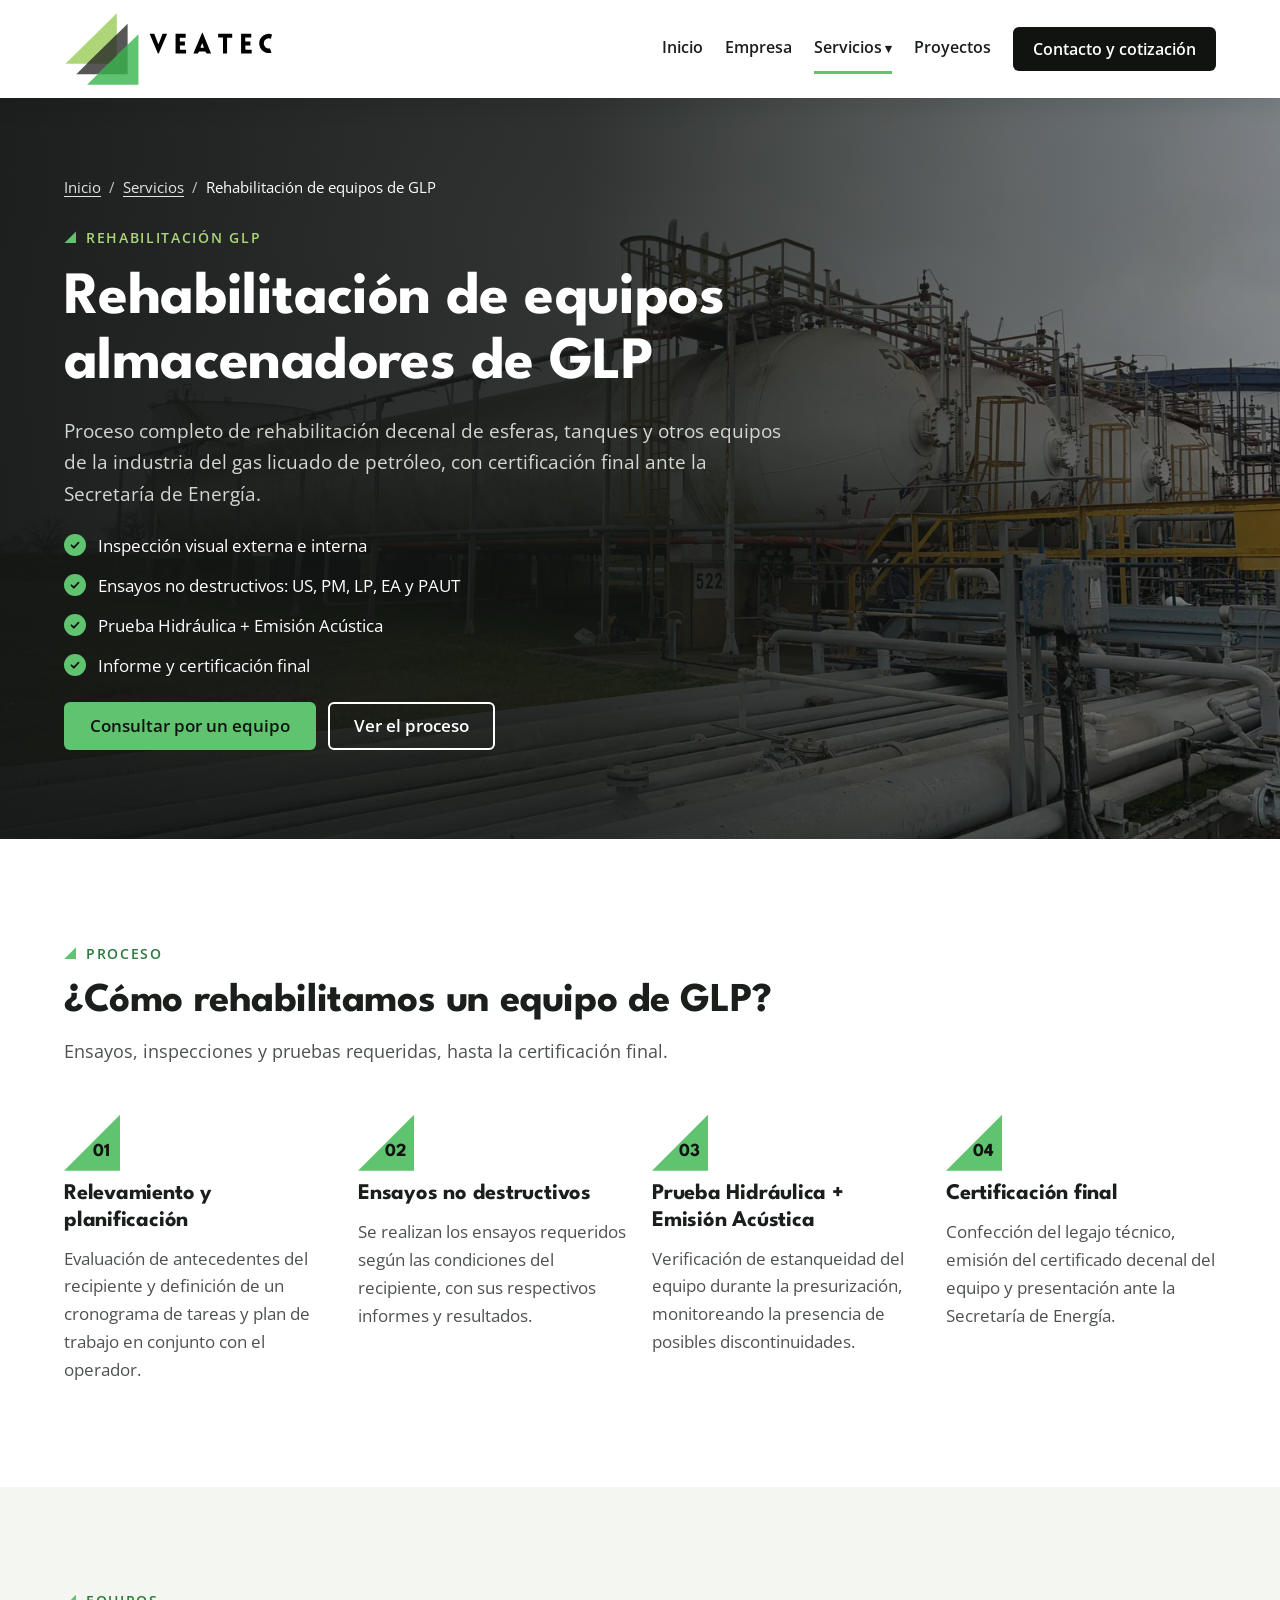
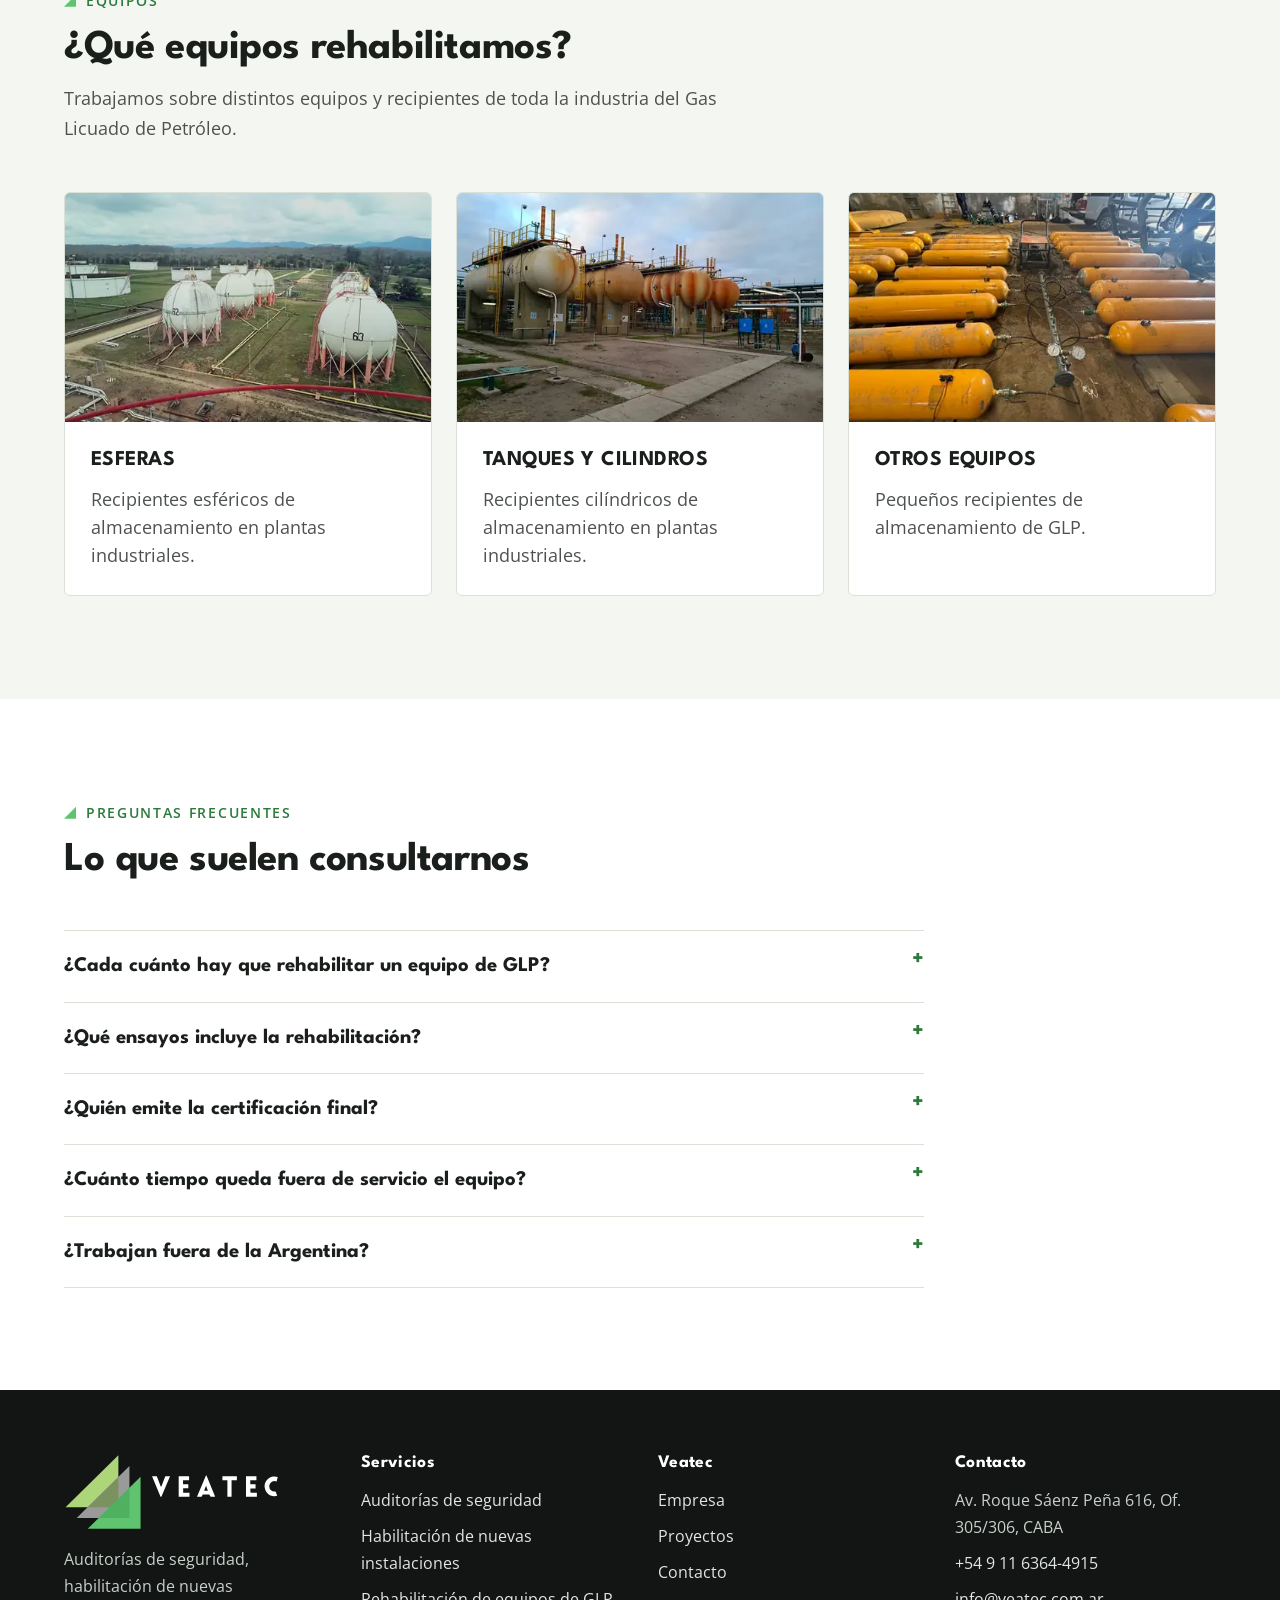
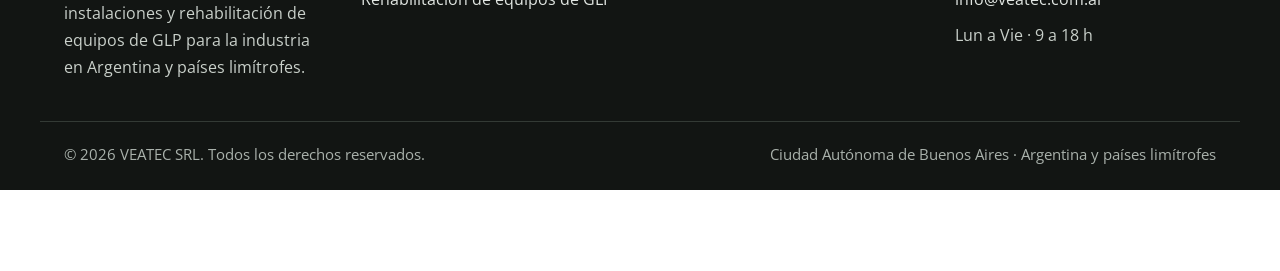
<file: rehabilitacion-esferas-glp.html>
<!doctype html>
<html lang="es-AR"><head><meta charset="utf-8">
<title>Rehabilitación de equipos de GLP | Veatec</title>
<meta name="robots" content="noindex">
<link rel="canonical" href="https://www.veatec.com.ar/rehabilitacion-equipos-glp.html">
<meta http-equiv="refresh" content="0; url=rehabilitacion-equipos-glp.html">
</head><body>
<p>Esta página se mudó a <a href="rehabilitacion-equipos-glp.html">Rehabilitación de equipos de GLP</a>.</p>
</body></html>
</file>
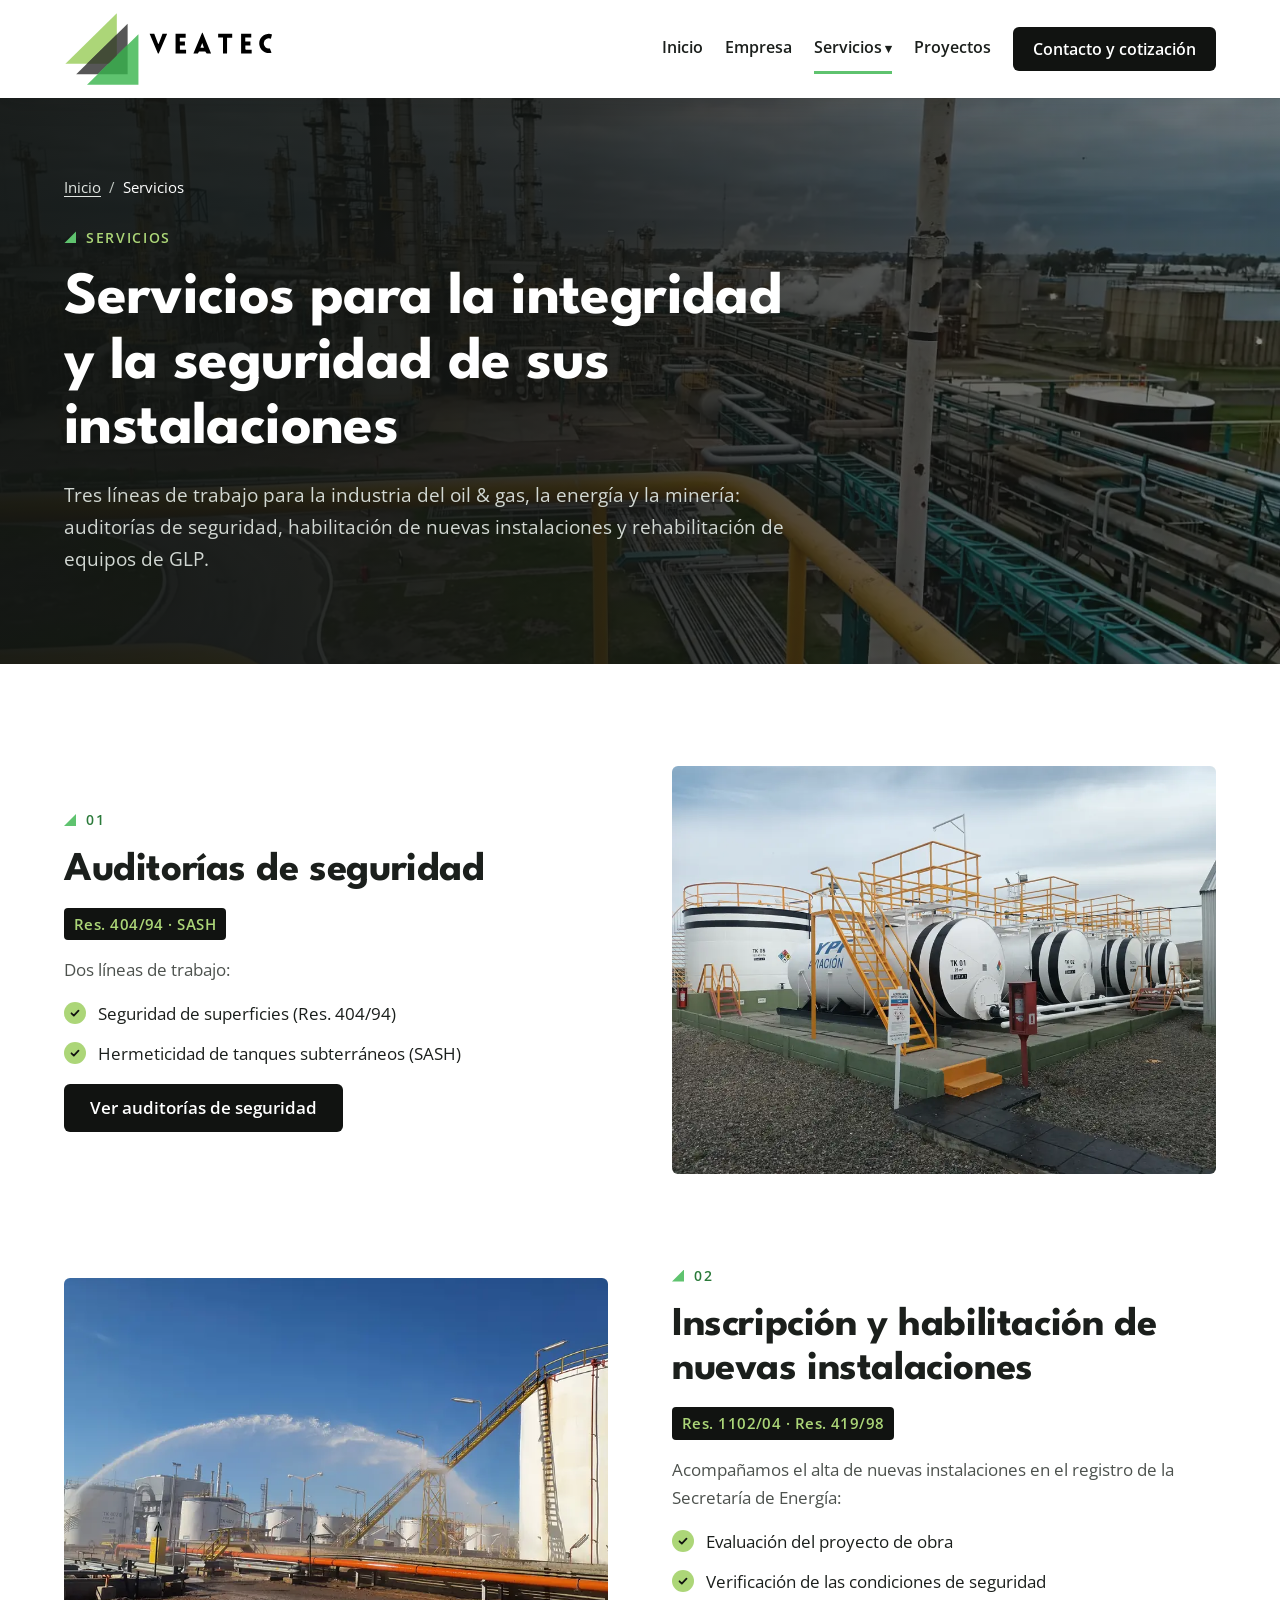
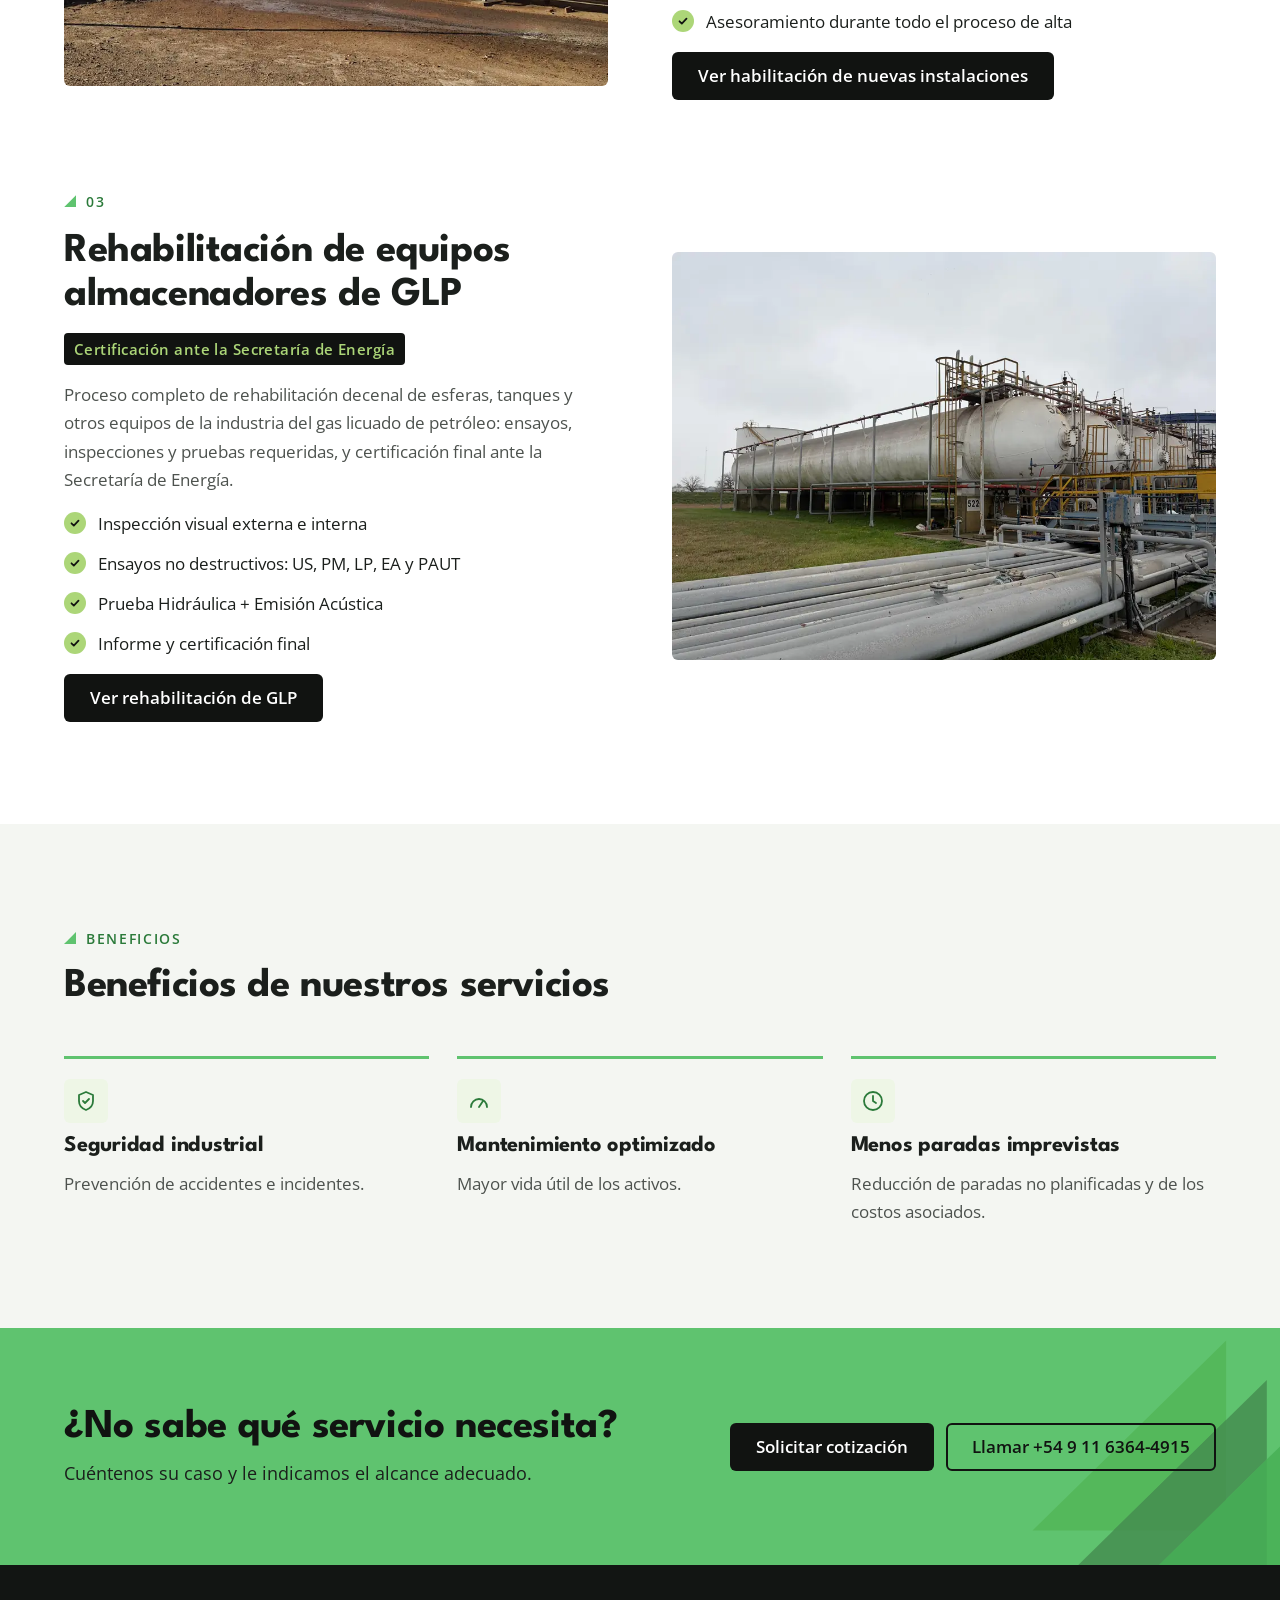
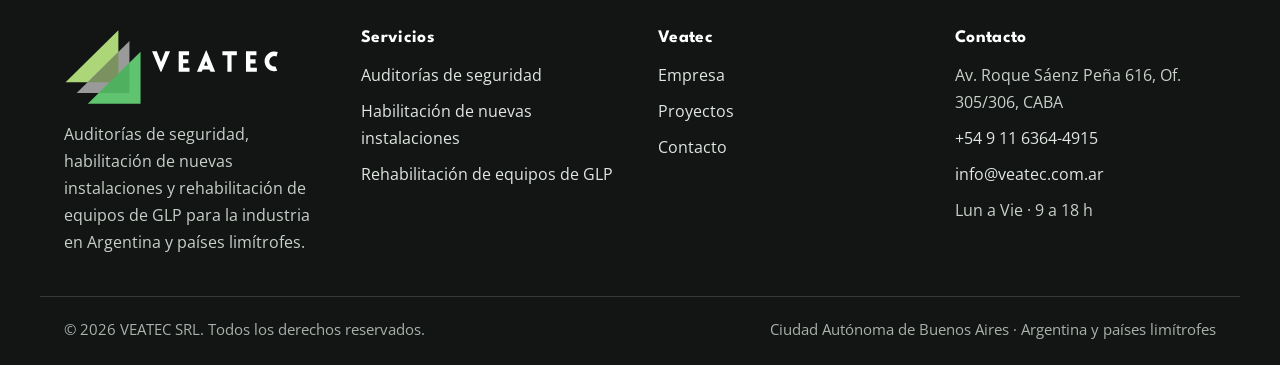
<file: servicios.html>
<!doctype html>
<html lang="es-AR">
<head>
<meta charset="utf-8">
<meta name="viewport" content="width=device-width, initial-scale=1">
<title>Servicios de auditoría, habilitación y GLP | Veatec</title>
<meta name="description" content="Auditorías de seguridad de superficies y hermeticidad SASH, inscripción y habilitación de nuevas instalaciones y rehabilitación de equipos de GLP.">
<!-- DEMO: evita que la copia de GitHub Pages se indexe. QUITAR esta línea al publicar en el dominio real. -->
<meta name="robots" content="noindex, nofollow">
<link rel="canonical" href="https://www.veatec.com.ar/servicios.html">
<meta name="theme-color" content="#121513">
<link rel="icon" href="favicon.svg" type="image/svg+xml">
<link rel="apple-touch-icon" href="img/marca/apple-touch-icon.png">
<meta property="og:type" content="website">
<meta property="og:locale" content="es_AR">
<meta property="og:site_name" content="Veatec">
<meta property="og:title" content="Servicios de auditoría, habilitación y GLP | Veatec">
<meta property="og:description" content="Auditorías de seguridad de superficies y hermeticidad SASH, inscripción y habilitación de nuevas instalaciones y rehabilitación de equipos de GLP.">
<meta property="og:url" content="https://www.veatec.com.ar/servicios.html">
<meta property="og:image" content="https://www.veatec.com.ar/img/marca/og-veatec.jpg">
<meta property="og:image:width" content="1200">
<meta property="og:image:height" content="630">
<meta name="twitter:card" content="summary_large_image">
<link rel="preload" as="image" href="img/fotos/refineria-bahia-blanca-2-960.webp" imagesrcset="img/fotos/refineria-bahia-blanca-2-480.webp 480w, img/fotos/refineria-bahia-blanca-2-960.webp 960w, img/fotos/refineria-bahia-blanca-2-1600.webp 1600w" imagesizes="100vw" fetchpriority="high">
<link rel="preconnect" href="https://fonts.googleapis.com">
<link rel="preconnect" href="https://fonts.gstatic.com" crossorigin>
<link rel="stylesheet" href="https://fonts.googleapis.com/css2?family=League+Spartan:wght@600;700&amp;family=Open+Sans:wght@400;600&amp;display=swap">
<link rel="stylesheet" href="css/estilos.css">
<script>document.documentElement.classList.add('js');</script>
<script type="application/ld+json">
{
 "@context": "https://schema.org",
 "@graph": [
  {
   "@type": "BreadcrumbList",
   "itemListElement": [
    {
     "@type": "ListItem",
     "position": 1,
     "name": "Inicio",
     "item": "https://www.veatec.com.ar/"
    },
    {
     "@type": "ListItem",
     "position": 2,
     "name": "Servicios",
     "item": "https://www.veatec.com.ar/servicios.html"
    }
   ]
  }
 ]
}
</script>
</head>
<body>
<a class="skip-link" href="#contenido">Saltar al contenido</a>
<!-- ===== HEADER (en PHP: includes/header.php) ===== -->
<header class="site-header">
<div class="container header-main">
<a class="brand" href="index.html"><img src="img/marca/logo-veatec-compacto.svg" width="214" height="74" alt="Veatec, ir al inicio"></a>
<button class="nav-toggle" type="button" aria-expanded="false" aria-controls="menu-principal"><svg width="22" height="22" viewBox="0 0 24 24" fill="none" stroke="currentColor" stroke-width="2" stroke-linecap="round" aria-hidden="true"><path d="M4 7h16M4 12h16M4 17h16"></path></svg><span>Menú</span></button>
<nav id="menu-principal" class="main-nav" aria-label="Principal">
<ul class="nav-list">
<li><a class="nav-link" href="index.html">Inicio</a></li>
<li><a class="nav-link" href="empresa.html">Empresa</a></li>
<li class="has-sub"><a class="nav-link" href="servicios.html" aria-current="page">Servicios</a>
<ul class="sub-menu">
<li><a href="auditorias-de-seguridad.html">Auditorías de seguridad</a></li>
<li><a href="habilitacion-nuevas-instalaciones.html">Habilitación de nuevas instalaciones</a></li>
<li><a href="rehabilitacion-equipos-glp.html">Rehabilitación de equipos de GLP</a></li>
</ul>
</li>
<li><a class="nav-link" href="proyectos.html">Proyectos</a></li>
<li class="nav-cta-item"><a class="btn btn--dark nav-cta" href="contacto.html">Contacto y cotización</a></li>
</ul>
</nav>
</div>
</header>
<!-- ===== /HEADER ===== -->
<main id="contenido">
<section class="page-hero ">
<div class="page-hero__bg"><img src="img/fotos/refineria-bahia-blanca-2-960.webp" srcset="img/fotos/refineria-bahia-blanca-2-480.webp 480w, img/fotos/refineria-bahia-blanca-2-960.webp 960w, img/fotos/refineria-bahia-blanca-2-1600.webp 1600w" sizes="100vw" width="1600" height="1200" alt="" fetchpriority="high"></div>
<div class="container">
<div class="page-hero__copy">
<nav class="breadcrumbs" aria-label="Ruta de navegación"><ol>
<li><a href="index.html">Inicio</a></li><li aria-hidden="true">/</li>
<li><span aria-current="page">Servicios</span></li>
</ol></nav>
<span class="eyebrow">Servicios</span>
<h1>Servicios para la integridad y la seguridad de sus instalaciones</h1>
<p class="lead">Tres líneas de trabajo para la industria del oil & gas, la energía y la minería: auditorías de seguridad, habilitación de nuevas instalaciones y rehabilitación de equipos de GLP.</p>
</div>
</div>
</section>
<section class="section" aria-label="Líneas de servicio">
<div class="container">
<div class="split" id="auditorias">
<div class="split__copy">
<span class="eyebrow">01</span>
<h2>Auditorías de seguridad</h2>
<span class="norma">Res. 404/94 · SASH</span>
<p>Dos líneas de trabajo:</p>
<ul class="checklist"><li>Seguridad de superficies (Res. 404/94)</li><li>Hermeticidad de tanques subterráneos (SASH)</li></ul>
<div class="btn-row"><a class="btn btn--dark" href="auditorias-de-seguridad.html">Ver auditorías de seguridad</a></div>
</div>
<div class="split__media"><img src="img/fotos/ypf-aeroplanta-el-calafate-960.webp" srcset="img/fotos/ypf-aeroplanta-el-calafate-480.webp 480w, img/fotos/ypf-aeroplanta-el-calafate-960.webp 960w, img/fotos/ypf-aeroplanta-el-calafate-1600.webp 1600w" sizes="(max-width: 940px) 100vw, 560px" width="1600" height="1200" alt="Tanques de combustible de la aeroplanta de YPF en El Calafate" loading="lazy" decoding="async"></div>
</div>
<div class="split split--reverse" id="nuevas">
<div class="split__copy">
<span class="eyebrow">02</span>
<h2>Inscripción y habilitación de nuevas instalaciones</h2>
<span class="norma">Res. 1102/04 · Res. 419/98</span>
<p>Acompañamos el alta de nuevas instalaciones en el registro de la Secretaría de Energía:</p>
<ul class="checklist"><li>Evaluación del proyecto de obra</li><li>Verificación de las condiciones de seguridad</li><li>Asesoramiento durante todo el proceso de alta</li></ul>
<div class="btn-row"><a class="btn btn--dark" href="habilitacion-nuevas-instalaciones.html">Ver habilitación de nuevas instalaciones</a></div>
</div>
<div class="split__media"><img src="img/fotos/ypf-refineria-plaza-huincul-960.webp" srcset="img/fotos/ypf-refineria-plaza-huincul-480.webp 480w, img/fotos/ypf-refineria-plaza-huincul-960.webp 960w, img/fotos/ypf-refineria-plaza-huincul-1600.webp 1600w" sizes="(max-width: 940px) 100vw, 560px" width="1600" height="1000" alt="Prueba con agua en un tanque de la Refinería Plaza Huincul de YPF" loading="lazy" decoding="async"></div>
</div>
<div class="split" id="glp">
<div class="split__copy">
<span class="eyebrow">03</span>
<h2>Rehabilitación de equipos almacenadores de GLP</h2>
<span class="norma">Certificación ante la Secretaría de Energía</span>
<p>Proceso completo de rehabilitación decenal de esferas, tanques y otros equipos de la industria del gas licuado de petróleo: ensayos, inspecciones y pruebas requeridas, y certificación final ante la Secretaría de Energía.</p>
<ul class="checklist"><li>Inspección visual externa e interna</li><li>Ensayos no destructivos: US, PM, LP, EA y PAUT</li><li>Prueba Hidráulica + Emisión Acústica</li><li>Informe y certificación final</li></ul>
<div class="btn-row"><a class="btn btn--dark" href="rehabilitacion-equipos-glp.html">Ver rehabilitación de GLP</a></div>
</div>
<div class="split__media"><img src="img/fotos/rehabilitacion-tk525-pampa-energia-960.webp" srcset="img/fotos/rehabilitacion-tk525-pampa-energia-480.webp 480w, img/fotos/rehabilitacion-tk525-pampa-energia-960.webp 960w, img/fotos/rehabilitacion-tk525-pampa-energia-1600.webp 1600w" sizes="(max-width: 940px) 100vw, 560px" width="1600" height="1200" alt="Cilindros horizontales de GLP en Pampa Energía, Puerto General San Martín" loading="lazy" decoding="async"></div>
</div>
</div>
</section>
<section class="section section--alt" aria-labelledby="beneficios-titulo">
<div class="container">
<div class="section-head"><div><span class="eyebrow">Beneficios</span><h2 id="beneficios-titulo">Beneficios de nuestros servicios</h2></div></div>
<ul class="features">
<li><span class="icon" aria-hidden="true"><svg viewBox="0 0 24 24" fill="none" stroke="currentColor" stroke-width="1.8" stroke-linecap="round" stroke-linejoin="round"><path d="M12 3l7 3v6c0 4.5-3 7.5-7 9-4-1.5-7-4.5-7-9V6z"/><path d="M9 12l2 2 4-4"/></svg></span><h3>Seguridad industrial</h3><p>Prevención de accidentes e incidentes.</p></li>
<li><span class="icon" aria-hidden="true"><svg viewBox="0 0 24 24" fill="none" stroke="currentColor" stroke-width="1.8" stroke-linecap="round" stroke-linejoin="round"><path d="M4 18a8 8 0 1 1 16 0"/><path d="M12 18l4-6"/></svg></span><h3>Mantenimiento optimizado</h3><p>Mayor vida útil de los activos.</p></li>
<li><span class="icon" aria-hidden="true"><svg viewBox="0 0 24 24" fill="none" stroke="currentColor" stroke-width="1.8" stroke-linecap="round" stroke-linejoin="round"><circle cx="12" cy="12" r="9"/><path d="M12 7v5l3 2"/></svg></span><h3>Menos paradas imprevistas</h3><p>Reducción de paradas no planificadas y de los costos asociados.</p></li>
</ul>
</div>
</section>
<section class="cta-band">
<svg class="cta-band__tris" viewBox="5 9.5 227 227" aria-hidden="true" focusable="false"><path fill="#ACD678" d="M7 168 L164 168 L164 14Z"/><path fill="#565656" d="M40 200 L197 200 L197 46Z"/><path fill="#5FC36F" d="M73 232 L230 232 L230 78Z"/><path fill="#434C37" d="M164 78.37 L72.62 168 L164 168Z"/><path fill="#3DA14E" d="M197 110.37 L105.62 200 L197 200Z"/></svg>
<div class="container">
<div>
<h2>¿No sabe qué servicio necesita?</h2>
<p>Cuéntenos su caso y le indicamos el alcance adecuado.</p>
</div>
<div class="btn-row">
<a class="btn btn--dark" href="contacto.html">Solicitar cotización</a>
<a class="btn btn--outline" href="tel:+5491163644915">Llamar +54 9 11 6364-4915</a>
</div>
</div>
</section>
</main>
<!-- ===== FOOTER (en PHP: includes/footer.php) ===== -->
<footer class="site-footer">
<div class="container footer-grid">
<div class="footer-brand">
<img src="img/marca/logo-veatec-negativo-compacto.svg" width="220" height="76" alt="Veatec" loading="lazy">
<p>Auditorías de seguridad, habilitación de nuevas instalaciones y rehabilitación de equipos de GLP para la industria en Argentina y países limítrofes.</p>
</div>
<div class="footer-col">
<h2>Servicios</h2>
<ul>
<li><a href="auditorias-de-seguridad.html">Auditorías de seguridad</a></li>
<li><a href="habilitacion-nuevas-instalaciones.html">Habilitación de nuevas instalaciones</a></li>
<li><a href="rehabilitacion-equipos-glp.html">Rehabilitación de equipos de GLP</a></li>
</ul>
</div>
<div class="footer-col">
<h2>Veatec</h2>
<ul>
<li><a href="empresa.html">Empresa</a></li>
<li><a href="proyectos.html">Proyectos</a></li>
<li><a href="contacto.html">Contacto</a></li>
</ul>
</div>
<div class="footer-col">
<h2>Contacto</h2>
<ul>
<li>Av. Roque Sáenz Peña 616, Of. 305/306, CABA</li>
<li><a href="tel:+5491163644915">+54 9 11 6364-4915</a></li>
<li><a href="mailto:info@veatec.com.ar">info@veatec.com.ar</a></li>
<li>Lun a Vie · 9 a 18 h</li>
</ul>
</div>
</div>
<div class="container footer-bottom">
<span>© 2026 VEATEC SRL. Todos los derechos reservados.</span>
<span>Ciudad Autónoma de Buenos Aires · Argentina y países limítrofes</span>
</div>
</footer>
<!-- ===== /FOOTER ===== -->
<script src="js/main.js" defer></script>
</body>
</html>
</file>
<file: css/estilos.css>
/* =========================================================
   VEATEC · Estilos del sitio
   Paleta tomada del logo (verde, negro y blanco).
   Tipografías propuestas: League Spartan (títulos, eco del
   logotipo geométrico) + Open Sans (texto, eco de la bajada).
   ========================================================= */

:root {
  /* Marca (valores exactos del logo) */
  --verde: #5FC36F;
  --verde-claro: #ACD678;
  --verde-medio: #3DA14E;      /* solape gris + verde del isotipo */
  --gris-logo: #565656;
  --negro: #111311;

  /* Derivados para accesibilidad */
  --verde-texto: #2B7A3A;      /* texto y enlaces verdes sobre blanco (5.3:1) */
  --verde-suave: #EEF6E6;      /* fondos de apoyo */

  --texto: #1B1F1C;
  --texto-2: #4D524E;          /* texto secundario (8:1) */
  --fondo: #FFFFFF;
  --fondo-alt: #F4F6F2;
  --linea: #DCE1D8;
  --oscuro: #121513;
  --oscuro-2: #1C211D;
  --oscuro-linea: #333A35;

  --radio: 6px;
  --sombra: 0 10px 30px rgba(17, 19, 17, .08);
  --ancho: 1200px;

  --f-titulo: 'League Spartan', 'Poppins', 'Segoe UI', Arial, sans-serif;
  --f-texto: 'Open Sans', 'Segoe UI', Roboto, Arial, sans-serif;
}

*, *::before, *::after { box-sizing: border-box; }

html { scroll-behavior: smooth; -webkit-text-size-adjust: 100%; }

body {
  margin: 0;
  background: var(--fondo);
  color: var(--texto);
  font-family: var(--f-texto);
  font-size: 1.0625rem;      /* 17 px: feedback 03, letra más grande */
  line-height: 1.65;
  overflow-wrap: break-word;
}

img, svg, video { max-width: 100%; height: auto; display: block; }

h1, h2, h3, h4 {
  margin: 0;
  font-family: var(--f-titulo);
  font-weight: 700;
  line-height: 1.08;
  letter-spacing: -0.01em;
  color: inherit;
}
h1 { font-size: clamp(2.2rem, 4.8vw, 3.75rem); }
h2 { font-size: clamp(1.75rem, 3.2vw, 2.6rem); }
h3 { font-size: 1.4rem; line-height: 1.2; }
h4 { font-size: 1.15rem; line-height: 1.25; }
p { margin: 0; }

a { color: var(--verde-texto); text-underline-offset: 3px; }
a:hover { color: var(--negro); }

:focus-visible { outline: 3px solid var(--verde-medio); outline-offset: 3px; }

.container { width: 100%; max-width: var(--ancho); margin: 0 auto; padding: 0 24px; }

.skip-link { position: absolute; left: -9999px; top: 0; }
.skip-link:focus { left: 16px; top: 16px; z-index: 100; padding: 12px 16px; background: var(--negro); color: #fff; }

.visually-hidden {
  position: absolute !important; width: 1px; height: 1px; overflow: hidden;
  clip: rect(0 0 0 0); white-space: nowrap;
}

/* ---------- Utilidades de sección ---------- */
.section { padding: clamp(56px, 8vw, 104px) 0; }
.section--alt { background: var(--fondo-alt); }
.section--dark { background: var(--oscuro); color: #E8ECE8; }
.section--tight { padding: clamp(40px, 5vw, 64px) 0; }

.section-head { display: flex; flex-wrap: wrap; justify-content: space-between; align-items: flex-end; gap: 16px 40px; margin-bottom: clamp(32px, 4vw, 48px); }
.section-head > div { max-width: 720px; display: flex; flex-direction: column; gap: 14px; }
.section-head p { color: var(--texto-2); font-size: 1.125rem; }
.section--dark .section-head p { color: #BFC6C0; }

.eyebrow {
  display: inline-flex; align-items: center; gap: 10px;
  font-family: var(--f-texto); font-size: .875rem; font-weight: 600;
  letter-spacing: .12em; text-transform: uppercase; color: var(--verde-texto);
}
.eyebrow::before {   /* triángulo del isotipo */
  content: ""; width: 12px; height: 12px; flex-shrink: 0;
  background: var(--verde); clip-path: polygon(0 100%, 100% 100%, 100% 0);
}
.section--dark .eyebrow, .page-hero .eyebrow { color: var(--verde-claro); }

.lead { font-size: clamp(1.05rem, 1.6vw, 1.2rem); color: var(--texto-2); }

.link-arrow { display: inline-flex; align-items: center; gap: 8px; font-weight: 600; text-decoration: none; }
.link-arrow::after { content: "→"; transition: transform .2s; }
.link-arrow:hover::after { transform: translateX(4px); }

/* ---------- Botones ---------- */
.btn {
  display: inline-flex; align-items: center; justify-content: center; gap: 10px;
  min-height: 48px; padding: 0 24px; border-radius: var(--radio);
  border: 2px solid transparent; font: inherit; font-weight: 600; font-size: 1.0625rem;
  text-decoration: none; cursor: pointer; transition: background .2s, color .2s, border-color .2s;
}
.btn--primary { background: var(--verde); color: var(--negro); }
.btn--primary:hover { background: var(--verde-claro); color: var(--negro); }
.btn--dark { background: var(--negro); color: #fff; }
.btn--dark:hover { background: var(--verde-texto); color: #fff; }
.btn--outline { border-color: currentColor; color: var(--negro); background: transparent; }
.btn--outline:hover { background: var(--negro); color: #fff; border-color: var(--negro); }
.section--dark .btn--outline, .page-hero .btn--outline { color: #fff; }
.section--dark .btn--outline:hover, .page-hero .btn--outline:hover { background: #fff; color: var(--negro); border-color: #fff; }
.btn-row { display: flex; flex-wrap: wrap; gap: 12px; }

/* ---------- Barra superior y header ---------- */
.topbar { background: var(--oscuro); color: #D5DBD6; font-size: .82rem; }
.topbar a { color: #D5DBD6; text-decoration: none; }
.topbar a:hover { color: #fff; text-decoration: underline; }
.topbar-inner { display: flex; flex-wrap: wrap; justify-content: space-between; gap: 6px 24px; padding-top: 8px; padding-bottom: 8px; }
.topbar-group { display: flex; flex-wrap: wrap; gap: 6px 22px; }

.site-header { position: sticky; top: 0; z-index: 40; background: rgba(255,255,255,.98); backdrop-filter: saturate(1.2) blur(6px);
  box-shadow: 0 1px 0 rgba(17,19,17,.06), 0 6px 22px rgba(17,19,17,.13); }   /* sombra para despegar el menú (feedback 03) */
.header-main { display: flex; align-items: center; justify-content: space-between; gap: 12px 28px; padding-top: 12px; padding-bottom: 12px; }
.brand { display: block; flex-shrink: 0; }
.brand img { width: 214px; height: 74px; }

.nav-list { list-style: none; margin: 0; padding: 0; display: flex; align-items: center; gap: 4px 22px; }
.nav-link { display: inline-block; padding: 10px 0; font-size: 1.02rem; font-weight: 600; color: var(--texto); text-decoration: none; border-bottom: 3px solid transparent; }
.nav-link:hover { color: var(--verde-texto); }
.nav-link[aria-current="page"] { border-bottom-color: var(--verde); }

.has-sub { position: relative; }
.has-sub > .nav-link::after { content: " ▾"; font-size: .8em; }
.sub-menu {
  display: none; position: absolute; top: 100%; left: -18px; z-index: 10; min-width: 310px;
  margin: 0; padding: 8px 0; list-style: none; background: #fff;
  border: 1px solid var(--linea); border-top: 3px solid var(--verde); box-shadow: var(--sombra);
}
.has-sub:hover .sub-menu, .has-sub:focus-within .sub-menu { display: block; }
.sub-menu a { display: block; padding: 10px 18px; color: var(--texto); text-decoration: none; font-weight: 600; font-size: 1.02rem; }
.sub-menu a:hover { background: var(--fondo-alt); color: var(--verde-texto); }
.sub-menu .sub-glp { display: flex; align-items: center; gap: 8px; }
.sub-menu .sub-glp::after { content: "Destacado"; font-size: .7rem; padding: 2px 8px; border-radius: 10px; background: var(--verde-claro); color: var(--negro); }

.nav-glp {
  display: inline-flex; align-items: center; gap: 8px; min-height: 42px; padding: 0 14px;
  border-radius: 21px; background: var(--verde-suave); border: 1.5px solid var(--verde);
  color: var(--negro); font-size: .95rem; font-weight: 600; text-decoration: none;
}
.nav-glp::before { content: ""; width: 10px; height: 10px; background: var(--verde-medio); clip-path: polygon(0 100%, 100% 100%, 100% 0); }
.nav-glp:hover { background: var(--verde-claro); color: var(--negro); }
.nav-glp[aria-current="page"] { background: var(--verde); }

.nav-cta { min-height: 44px; padding: 0 18px; font-size: 1.02rem; }

.nav-toggle {
  display: none; align-items: center; gap: 8px; min-height: 44px; padding: 0 14px;
  border: 1.5px solid var(--negro); border-radius: var(--radio); background: #fff;
  color: var(--negro); font: inherit; font-weight: 600; cursor: pointer;
}

@media (max-width: 1100px) {
  .header-main { flex-wrap: wrap; }
  .nav-toggle { display: inline-flex; }
  .main-nav { flex-basis: 100%; }
  .js .main-nav { display: none; }
  .js .site-header.is-open .main-nav { display: block; max-height: calc(100vh - 90px); overflow-y: auto; }
  .nav-list { flex-direction: column; align-items: stretch; gap: 0; padding: 4px 0 8px; }
  .nav-list > li { border-top: 1px solid var(--linea); }
  .nav-link { display: flex; align-items: center; min-height: 50px; padding: 0; border-bottom: 0; font-size: 1.05rem; }
  .nav-link[aria-current="page"] { box-shadow: inset 4px 0 0 var(--verde); padding-left: 12px; }
  .has-sub > .nav-link::after { content: ""; }
  .sub-menu { display: block; position: static; min-width: 0; padding: 0 0 8px 16px; border: 0; box-shadow: none; }
  .sub-menu a { padding: 12px 0; }
  .nav-glp-item { order: -1; border-top: 0 !important; padding: 12px 0; }
  .nav-glp { width: 100%; justify-content: center; min-height: 50px; font-size: 1rem; }
  .nav-cta-item { padding: 12px 0 4px; border-top: 0 !important; }
  .nav-cta { width: 100%; min-height: 50px; }
}
@media (max-width: 700px) {
  .hide-sm { display: none !important; }
  .brand img { width: 168px; height: 58px; }
}

/* ---------- Hero de inicio ---------- */
.hero { position: relative; overflow: hidden; padding: clamp(40px, 6vw, 88px) 0 clamp(56px, 7vw, 96px); background: linear-gradient(180deg, #fff 0%, var(--fondo-alt) 100%); }
.hero-grid { display: grid; grid-template-columns: repeat(auto-fit, minmax(min(460px, 100%), 1fr)); gap: clamp(32px, 5vw, 64px); align-items: center; }
.hero-copy { display: flex; flex-direction: column; gap: 22px; }
.hero-copy h1 { color: var(--negro); font-size: clamp(2.1rem, 4.2vw, 3.4rem); }
.hero-copy h1 em { font-style: normal; color: var(--verde-texto); }
.trust { display: flex; flex-wrap: wrap; gap: 10px 28px; padding-top: 18px; border-top: 1px solid var(--linea); list-style: none; margin: 6px 0 0; padding-left: 0; }
.trust li { display: flex; flex-direction: column; font-size: .97rem; color: var(--texto-2); line-height: 1.35; }
.trust strong { font-family: var(--f-titulo); font-size: 1.45rem; color: var(--negro); line-height: 1.1; }

.hero-media { position: relative; }
.hero-media .photo { border-radius: var(--radio); overflow: hidden; aspect-ratio: 4 / 3.3; box-shadow: var(--sombra); }
.hero-media .photo img { width: 100%; height: 100%; object-fit: cover; }
.hero-tris { position: absolute; width: 38%; max-width: 210px; left: -7%; bottom: -9%; pointer-events: none; }
.hero-badge {
  position: absolute; right: 16px; bottom: 16px; display: flex; flex-direction: column;
  background: var(--negro); color: #fff; padding: 12px 16px; border-radius: var(--radio); font-size: .92rem; max-width: 260px;
}
.hero-badge strong { color: var(--verde-claro); font-family: var(--f-titulo); font-size: 1.1rem; }

/* ---------- Hero de páginas internas ---------- */
.page-hero { position: relative; background: var(--oscuro); color: #fff; overflow: hidden; }
.page-hero__bg { position: absolute; inset: 0; }
.page-hero__bg img { width: 100%; height: 100%; object-fit: cover; }
.page-hero__bg::after { content: ""; position: absolute; inset: 0; background: linear-gradient(90deg, rgba(18,21,19,.95) 0%, rgba(18,21,19,.86) 45%, rgba(18,21,19,.45) 100%); }
.page-hero .container { position: relative; padding-top: clamp(40px, 6vw, 80px); padding-bottom: clamp(48px, 7vw, 96px); }
.page-hero__copy { max-width: 720px; display: flex; flex-direction: column; gap: 18px; }
.page-hero__copy .lead { color: #D2D8D3; }
.page-hero--glp { border-bottom: 6px solid var(--verde); }

.breadcrumbs ol { list-style: none; margin: 0 0 8px; padding: 0; display: flex; flex-wrap: wrap; gap: 4px 8px; font-size: .95rem; color: #BFC6C0; }
.breadcrumbs a { color: #E1E6E2; }
.breadcrumbs a:hover { color: var(--verde-claro); }
.breadcrumbs [aria-current] { color: #fff; }

/* ---------- Tarjetas de servicio ---------- */
.grid { display: grid; gap: 24px; }
.grid--2 { grid-template-columns: repeat(auto-fit, minmax(min(420px, 100%), 1fr)); }
.grid--3 { grid-template-columns: repeat(auto-fit, minmax(min(300px, 100%), 1fr)); }
.grid--4 { grid-template-columns: repeat(auto-fit, minmax(min(250px, 100%), 1fr)); }

.service-card { position: relative; display: flex; flex-direction: column; background: #fff; border: 1px solid var(--linea); border-radius: var(--radio); overflow: hidden; color: var(--texto); text-decoration: none; transition: box-shadow .2s, transform .2s; }
.service-card:hover { box-shadow: var(--sombra); transform: translateY(-3px); color: var(--texto); }
.service-card__img { aspect-ratio: 16 / 10; overflow: hidden; background: var(--fondo-alt); }
.service-card__img img { width: 100%; height: 100%; object-fit: cover; }
.service-card__body { display: flex; flex-direction: column; gap: 12px; padding: 26px; flex-grow: 1; }
.service-card__body h3 { font-size: 1.5rem; }
.service-card__body p { color: var(--texto-2); font-size: 1.1rem; line-height: 1.6; }
.service-card__more { margin-top: auto; padding-top: 6px; font-weight: 600; font-size: 1.06rem; color: var(--verde-texto); }
.service-card--featured { border: 2px solid var(--verde); }
.badge { position: absolute; top: 14px; left: 14px; z-index: 2; padding: 5px 12px; border-radius: 14px; background: var(--verde-claro); color: var(--negro); font-size: .75rem; font-weight: 700; letter-spacing: .06em; text-transform: uppercase; }

/* ---------- Bloque GLP destacado ---------- */
.feature-grid { display: grid; grid-template-columns: repeat(auto-fit, minmax(min(460px, 100%), 1fr)); gap: clamp(32px, 5vw, 64px); align-items: center; }
.feature-copy { display: flex; flex-direction: column; gap: 20px; }
.feature-copy h2 { color: #fff; }
.feature-copy p { color: #C9D0CA; font-size: 1.12rem; }
.checklist { list-style: none; margin: 0; padding: 0; display: flex; flex-direction: column; gap: 12px; }
.checklist li { display: flex; gap: 12px; align-items: flex-start; }
.checklist li::before { content: ""; flex-shrink: 0; width: 22px; height: 22px; margin-top: 2px; border-radius: 50%; background: var(--verde) url("data:image/svg+xml,%3Csvg xmlns='http://www.w3.org/2000/svg' viewBox='0 0 24 24' fill='none' stroke='%23111311' stroke-width='3' stroke-linecap='round' stroke-linejoin='round'%3E%3Cpath d='M6 12.5l4 4L18 8'/%3E%3C/svg%3E") center / 14px no-repeat; }
.section:not(.section--dark) .checklist li::before { background-color: var(--verde-claro); }
.feature-media { display: flex; flex-direction: column; gap: 16px; }
.feature-media .photo { border-radius: var(--radio); overflow: hidden; aspect-ratio: 4 / 3; }
.feature-media .photo img { width: 100%; height: 100%; object-fit: cover; }

.stats { display: grid; grid-template-columns: repeat(auto-fit, minmax(min(150px, 100%), 1fr)); gap: 12px; }
.stat { padding: 16px 18px; border: 1px solid var(--oscuro-linea); border-radius: var(--radio); }
.stat strong { display: block; font-family: var(--f-titulo); font-size: 1.9rem; line-height: 1.1; color: #fff; }
.stat span { font-size: .97rem; color: #BFC6C0; }
.stats--light .stat { border-color: var(--linea); background: #fff; }
.stats--light .stat strong { color: var(--negro); }
.stats--light .stat span { color: var(--texto-2); }

/* ---------- Logos de clientes ---------- */
.logos { list-style: none; margin: 0; padding: 0; display: grid; grid-template-columns: repeat(auto-fill, minmax(min(150px, 45%), 1fr)); gap: 12px; }
.logos li { display: flex; align-items: center; justify-content: center; height: 96px; padding: 14px 18px; background: #fff; border: 1px solid var(--linea); border-radius: var(--radio); }
.logos img { max-width: 100%; max-height: 54px; width: auto; height: auto; object-fit: contain; filter: grayscale(1); opacity: .78; transition: filter .25s, opacity .25s; }
.logos li:hover img { filter: none; opacity: 1; }
@media (hover: none) { .logos img { filter: none; opacity: 1; } }

/* ---------- Beneficios / características ---------- */
.features { list-style: none; margin: 0; padding: 0; display: grid; grid-template-columns: repeat(auto-fit, minmax(min(250px, 100%), 1fr)); gap: 28px; }
.features li { display: flex; flex-direction: column; gap: 10px; padding-top: 20px; border-top: 3px solid var(--verde); }
.features p { color: var(--texto-2); font-size: 1.06rem; }
.section--dark .features p { color: #BFC6C0; }
.icon { width: 44px; height: 44px; display: grid; place-items: center; border-radius: var(--radio); background: var(--verde-suave); color: var(--verde-texto); }
.section--dark .icon { background: var(--oscuro-2); color: var(--verde); }
.icon svg { width: 24px; height: 24px; }

/* ---------- Listas de certificaciones / normas ---------- */
.chips { list-style: none; margin: 0; padding: 0; display: flex; flex-wrap: wrap; gap: 10px; }
.chips li { padding: 8px 14px; border-radius: 20px; background: var(--verde-suave); border: 1px solid #CFE3C4; font-weight: 600; font-size: 1rem; }
.section--dark .chips li, .page-hero .chips li { background: transparent; border-color: var(--oscuro-linea); color: #E8ECE8; }

.cert-list { list-style: none; margin: 0; padding: 0; display: grid; grid-template-columns: repeat(auto-fit, minmax(min(240px, 100%), 1fr)); gap: 16px; }
.cert-list li { display: flex; flex-direction: column; gap: 4px; padding: 20px; background: #fff; border: 1px solid var(--linea); border-left: 4px solid var(--verde); border-radius: var(--radio); }
.cert-list strong { font-family: var(--f-titulo); font-size: 1.3rem; }
.cert-list span { color: var(--texto-2); font-size: 1.06rem; }

/* ---------- Pasos ---------- */
.steps { list-style: none; margin: 0; padding: 0; counter-reset: paso; display: grid; grid-template-columns: repeat(auto-fit, minmax(min(240px, 100%), 1fr)); gap: 28px 24px; }
.steps li { counter-increment: paso; display: flex; flex-direction: column; gap: 10px; }
.steps li::before {
  content: counter(paso, decimal-leading-zero); display: grid; place-items: center; width: 56px; height: 56px;
  font-family: var(--f-titulo); font-weight: 700; font-size: 1.15rem; color: var(--negro);
  background: var(--verde); clip-path: polygon(0 100%, 100% 100%, 100% 0); padding: 18px 0 0 18px;
}
.steps p { color: var(--texto-2); font-size: 1.06rem; }
.section--dark .steps p { color: #BFC6C0; }

/* ---------- Bloques de servicio (texto + imagen) ---------- */
.split { display: grid; grid-template-columns: repeat(auto-fit, minmax(min(440px, 100%), 1fr)); gap: clamp(28px, 5vw, 64px); align-items: center; }
.split + .split { margin-top: clamp(56px, 7vw, 96px); }
.split__copy { display: flex; flex-direction: column; gap: 16px; }
.split__copy p { color: var(--texto-2); }
.split__media { border-radius: var(--radio); overflow: hidden; aspect-ratio: 4 / 3; background: var(--fondo-alt); }
.split__media img { width: 100%; height: 100%; object-fit: cover; }
@media (min-width: 941px) { .split--reverse .split__media { order: -1; } }
.norma { display: inline-flex; align-self: flex-start; padding: 4px 10px; border-radius: 4px; background: var(--negro); color: var(--verde-claro); font-size: .92rem; font-weight: 600; letter-spacing: .03em; }

.sub-service { display: flex; flex-direction: column; gap: 14px; padding: 28px; background: #fff; border: 1px solid var(--linea); border-radius: var(--radio); }
.sub-service ul { margin: 0; padding-left: 20px; color: var(--texto-2); }

/* ---------- Técnicas END ---------- */
.tech { display: flex; flex-direction: column; background: #fff; border: 1px solid var(--linea); border-radius: var(--radio); overflow: hidden; }
.tech__img { aspect-ratio: 16 / 10; background: var(--fondo-alt); overflow: hidden; }
.tech__img img { width: 100%; height: 100%; object-fit: cover; }
.tech__img--empty { display: grid; place-items: center; background: linear-gradient(135deg, var(--verde-suave), #fff); }
.tech__img--empty svg { width: 34%; opacity: .9; }
.tech__body { display: flex; flex-direction: column; gap: 8px; padding: 20px 22px 24px; }
.tech__code { align-self: flex-start; padding: 3px 9px; border-radius: 4px; background: var(--negro); color: var(--verde-claro); font-size: .88rem; font-weight: 700; letter-spacing: .06em; }
.tech__body h3 { font-size: 1.45rem; }
.tech__body p { color: var(--texto-2); font-size: 1.06rem; }
.pending { color: #6B716C; font-style: italic; }

/* ---------- Galería ---------- */
.gallery { display: grid; grid-template-columns: repeat(auto-fill, minmax(min(280px, 100%), 1fr)); gap: 16px; }
.gallery figure { margin: 0; display: flex; flex-direction: column; background: #fff; border: 1px solid var(--linea); border-radius: var(--radio); overflow: hidden; }
.gallery .g-img { aspect-ratio: 4 / 3; overflow: hidden; background: var(--fondo-alt); }
.gallery img { width: 100%; height: 100%; object-fit: cover; transition: transform .4s; }
.gallery figure:hover img { transform: scale(1.03); }
.gallery figcaption { display: flex; flex-direction: column; gap: 4px; padding: 14px 16px 16px; font-weight: 600; font-size: 1.04rem; line-height: 1.35; }
.gallery figcaption span { font-weight: 600; font-size: .82rem; letter-spacing: .08em; text-transform: uppercase; color: var(--verde-texto); }
.gallery--dark figure { background: var(--oscuro-2); border-color: var(--oscuro-linea); color: #fff; }
.gallery--dark figcaption span { color: var(--verde-claro); }

.filters { display: flex; flex-wrap: wrap; gap: 10px; margin-bottom: 28px; }
.filters button { min-height: 44px; padding: 0 18px; border-radius: 22px; border: 1.5px solid var(--negro); background: #fff; color: var(--negro); font: inherit; font-size: 1.02rem; font-weight: 600; cursor: pointer; }
.filters button[aria-pressed="true"] { background: var(--negro); color: #fff; }
.filters button[data-filter="glp"] { border-color: var(--verde-medio); }
.filters button[data-filter="glp"][aria-pressed="true"] { background: var(--verde); color: var(--negro); border-color: var(--verde); }

/* ---------- Caso destacado ---------- */
.case { display: grid; grid-template-columns: repeat(auto-fit, minmax(min(420px, 100%), 1fr)); background: #fff; border: 1px solid var(--linea); border-radius: var(--radio); overflow: hidden; color: var(--texto); text-decoration: none; }
.case:hover { box-shadow: var(--sombra); color: var(--texto); }
.case__img { min-height: 320px; }
.case__img img { width: 100%; height: 100%; object-fit: cover; }
.case__body { display: flex; flex-direction: column; gap: 14px; padding: clamp(24px, 4vw, 40px); }
.case--dark { background: var(--oscuro-2); border-color: var(--oscuro-linea); color: #fff; }
.case--dark:hover { color: #fff; }
.case--dark p { color: #C9D0CA; }
.case--dark .link-arrow { color: var(--verde-claro); }
.case__meta { font-size: 1rem; color: var(--texto-2); }

.facts { margin: 0; display: grid; grid-template-columns: repeat(auto-fit, minmax(min(170px, 100%), 1fr)); gap: 0; border-top: 1px solid var(--oscuro-linea); }
.facts div { padding: 16px 16px 0 0; }
.facts dt { font-size: .85rem; letter-spacing: .1em; text-transform: uppercase; color: var(--verde-claro); }
.facts dd { margin: 4px 0 0; font-weight: 600; }

.prose { display: flex; flex-direction: column; gap: 36px; }
.prose section { display: flex; flex-direction: column; gap: 12px; }
.prose p { color: var(--texto-2); }
.layout-aside { display: grid; grid-template-columns: repeat(auto-fit, minmax(min(300px, 100%), 1fr)); gap: 48px; align-items: start; }
@media (min-width: 941px) { .layout-aside { grid-template-columns: minmax(0, 2fr) minmax(280px, 1fr); } }
.aside-box { display: flex; flex-direction: column; gap: 12px; padding: 24px; border-radius: var(--radio); background: var(--fondo-alt); border: 1px solid var(--linea); }
.aside-box h2 { font-size: 1.4rem; }
.aside-box--dark { background: var(--oscuro); color: #fff; border-color: var(--oscuro); }

/* ---------- FAQ ---------- */
.faq { max-width: 860px; border-top: 1px solid var(--linea); }
.faq details { border-bottom: 1px solid var(--linea); padding: 18px 0; }
.faq summary { cursor: pointer; font-family: var(--f-titulo); font-weight: 700; font-size: 1.3rem; list-style: none; display: flex; justify-content: space-between; gap: 16px; }
.faq summary::-webkit-details-marker { display: none; }
.faq summary::after { content: "+"; color: var(--verde-texto); font-size: 1.4rem; line-height: 1; }
.faq details[open] summary::after { content: "−"; }
.faq details p { margin-top: 10px; color: var(--texto-2); }

/* ---------- Contacto y formularios ---------- */
.contact-cards { display: grid; grid-template-columns: repeat(auto-fit, minmax(min(200px, 100%), 1fr)); gap: 16px; }
.contact-card { display: flex; flex-direction: column; gap: 8px; padding: 22px; background: #fff; border: 1px solid var(--linea); border-top: 4px solid var(--verde); border-radius: var(--radio); }
.contact-card--glp { border-top-color: var(--verde-medio); background: var(--verde-suave); }
.contact-card h3 { font-size: 1.12rem; }
.contact-card p { font-size: .92rem; color: var(--texto-2); }
.contact-card a { font-weight: 600; word-break: break-all; }

.form { display: grid; grid-template-columns: repeat(auto-fit, minmax(min(240px, 100%), 1fr)); gap: 18px 20px; padding: clamp(22px, 4vw, 36px); background: #fff; border: 1px solid var(--linea); border-radius: var(--radio); }
.form--glp { border: 2px solid var(--verde); }
.form .full { grid-column: 1 / -1; }
.form label { display: flex; flex-direction: column; gap: 6px; font-size: 1rem; font-weight: 600; }
.form input, .form select, .form textarea { width: 100%; min-height: 46px; padding: 10px 12px; border: 1.5px solid #B9C0B8; border-radius: 4px; font: inherit; font-weight: 400; background: #fff; color: var(--texto); }
.form textarea { min-height: 120px; resize: vertical; }
.form input:focus, .form select:focus, .form textarea:focus { border-color: var(--verde-medio); outline: 3px solid rgba(95,195,111,.35); outline-offset: 0; }
.form-foot { grid-column: 1 / -1; display: flex; flex-wrap: wrap; justify-content: space-between; align-items: center; gap: 12px; font-size: .95rem; color: var(--texto-2); }
.hp { position: absolute; left: -9999px; }

.info-list { list-style: none; margin: 0; padding: 0; display: flex; flex-direction: column; gap: 16px; }
.info-list li { display: flex; gap: 14px; align-items: flex-start; }
.info-list .icon { flex-shrink: 0; }
.info-list small { display: block; font-size: .85rem; letter-spacing: .1em; text-transform: uppercase; color: var(--texto-2); }
.map { border: 0; width: 100%; height: clamp(260px, 40vw, 400px); border-radius: var(--radio); display: block; background: var(--fondo-alt); }

/* ---------- Banda de llamado a la acción ---------- */
.cta-band { position: relative; overflow: hidden; background: var(--verde); color: var(--negro); padding: clamp(48px, 6vw, 80px) 0; }
.cta-band .container { position: relative; display: flex; flex-wrap: wrap; justify-content: space-between; align-items: center; gap: 24px 48px; }
.cta-band h2 { max-width: 720px; }
.cta-band p { color: #1B1F1C; margin-top: 10px; font-size: 1.12rem; }
.cta-band__tris { position: absolute; right: -30px; bottom: -50px; width: 280px; opacity: .35; mix-blend-mode: multiply; }

/* ---------- Footer ---------- */
.site-footer { background: var(--oscuro); color: #C9D0CA; font-size: 1.02rem; }
.site-footer a { color: #E1E6E2; text-decoration: none; }
.site-footer a:hover { color: var(--verde-claro); text-decoration: underline; }
.footer-grid { display: grid; grid-template-columns: repeat(auto-fit, minmax(min(220px, 100%), 1fr)); gap: 36px; padding-top: 64px; padding-bottom: 40px; }
.footer-brand { display: flex; flex-direction: column; gap: 16px; }
.footer-brand img { width: 220px; height: 76px; }
.footer-col h2 { font-size: 1.1rem; color: #fff; margin-bottom: 14px; letter-spacing: .02em; }
.footer-col ul { list-style: none; margin: 0; padding: 0; display: flex; flex-direction: column; gap: 9px; }
.footer-bottom { display: flex; flex-wrap: wrap; justify-content: space-between; gap: 8px 24px; padding-top: 20px; padding-bottom: 24px; border-top: 1px solid var(--oscuro-linea); font-size: .92rem; color: #A9B1AB; }

@media (prefers-reduced-motion: reduce) {
  html { scroll-behavior: auto; }
  *, *::before, *::after { transition: none !important; }
}

/* ---------- Ajustes ---------- */
.gallery [hidden] { display: none; }
.aside-box--dark .eyebrow { color: var(--verde-claro); }
.aside-box--dark p { color: #C9D0CA; }
.form-aviso { grid-column: 1 / -1; margin: 0; padding: 12px 14px; border-radius: 4px; background: var(--verde-suave); border: 1px solid #CFE3C4; font-weight: 600; }
.page-hero .checklist { margin: 4px 0; }
.page-hero .facts { margin-top: 12px; max-width: 900px; }

/* ---------- Feedback 02 ---------- */
.nav-cta[aria-current="page"] { background: var(--verde-texto); }
.feature-grid--light .feature-copy h2 { color: var(--negro); }
.feature-grid--light .feature-copy p { color: var(--texto-2); }
.photo-cap { margin: 0; display: flex; flex-direction: column; gap: 8px; }
.photo-cap figcaption, .mini-gallery figcaption { font-size: .95rem; color: var(--texto-2); line-height: 1.35; }
.mini-gallery { display: grid; grid-template-columns: repeat(3, minmax(0, 1fr)); gap: 12px; }
.mini-gallery figure { margin: 0; display: flex; flex-direction: column; gap: 6px; }
.mini-gallery .g-img { aspect-ratio: 4 / 3; border-radius: var(--radio); overflow: hidden; background: var(--fondo-alt); }
.mini-gallery img { width: 100%; height: 100%; object-fit: cover; }
.statements { display: grid; grid-template-columns: repeat(auto-fit, minmax(min(320px, 100%), 1fr)); gap: 24px 48px; align-items: center; }
.statements p { font-family: var(--f-titulo); font-size: clamp(1.4rem, 2.6vw, 2rem); line-height: 1.2; color: #fff; padding-left: 20px; border-left: 4px solid var(--verde); }
.statements strong { color: var(--verde-claro); }
.app-list { list-style: none; margin: 0; padding: 0; display: grid; grid-template-columns: repeat(auto-fit, minmax(min(300px, 100%), 1fr)); gap: 24px; counter-reset: app; }
.app-list li { counter-increment: app; position: relative; display: flex; flex-direction: column; gap: 10px; padding: 28px; background: #fff; border: 1px solid var(--linea); border-top: 4px solid var(--verde); border-radius: var(--radio); }
.app-list li::after { content: counter(app, decimal-leading-zero); position: absolute; top: 18px; right: 22px; font-family: var(--f-titulo); font-weight: 700; font-size: 1.6rem; color: var(--verde-claro); }
.app-list__lead { font-weight: 600; }
.app-list p:not(.app-list__lead) { color: var(--texto-2); font-size: 1.06rem; }
.tech__sub { font-size: .95rem; color: var(--texto-2); margin-top: -4px; }
.tech .link-arrow { margin-top: 4px; }
.note { margin-top: 20px; }

/* ---------- Feedback 03 ---------- */
.norma-row { list-style: none; margin: 0; padding: 0; display: flex; flex-wrap: wrap; gap: 8px; }
.subhead { display: flex; align-items: center; gap: 12px; margin: 8px 0 20px; font-size: 1.35rem; }
.subhead::before { content: ""; width: 14px; height: 14px; flex-shrink: 0; background: var(--verde); clip-path: polygon(0 100%, 100% 100%, 100% 0); }
.grid + .subhead { margin-top: clamp(36px, 5vw, 56px); }
.service-card--test .service-card__img { aspect-ratio: 4 / 3; }
.service-card--test .service-card__body { padding: 18px 20px 20px; }
.service-card__img--empty { display: grid; place-items: center; background: linear-gradient(135deg, var(--verde-suave), #fff); }
.service-card__img--empty svg { width: 30%; opacity: .9; }
.section-foot { margin-top: clamp(28px, 4vw, 40px); }
.sub-service--big { padding: clamp(28px, 4vw, 40px); }
.sub-service--big p { font-size: 1.15rem; line-height: 1.7; color: var(--texto); }
.sub-service--big .eyebrow { font-size: 1rem; }
.steps h3.pending { font-family: var(--f-titulo); font-style: normal; }
.gallery .g-link { display: block; }
.grid--4 { grid-template-columns: repeat(auto-fit, minmax(min(230px, 100%), 1fr)); }
@media (max-width: 700px) {
  .grid--tests { grid-template-columns: 1fr 1fr; gap: 12px; }
  .service-card--test .service-card__body { padding: 12px 14px 14px; }
  .service-card--test h4 { font-size: 1rem; }
}

/* Títulos de tarjetas en mayúsculas (pedido de Diego, 27/10). Se hace por CSS para no tocar el texto (SEO). */
.service-card__body h3, .service-card__body h4, .tech__body h3, .app-list h3, .case__body h3, .cert-list strong {
  text-transform: uppercase; letter-spacing: .02em;
}
.service-card__body h3 { font-size: 1.32rem; }
.tech__body h3 { font-size: 1.28rem; }
.app-list h3, .case__body h3 { font-size: 1.3rem; }
.service-card--test h4 { font-size: 1.05rem; }
.cert-list strong { font-size: 1.18rem; }
@media (max-width: 700px) { .service-card--test h4 { font-size: .92rem; } }
.split--top { align-items: start; }
.page-hero .facts dd { font-size: 1.05rem; }

/* ---------- Cierre Veatec (29/10): marcadores de contenido pendiente ---------- */
.cert-list li.cert--pend { border-left-color: var(--linea); }
.cert-list li.cert--pend strong, .cert-list li.cert--pend span, .trust li.pending, .trust li.pending strong { color: #6B716C; font-style: italic; }
</file>
